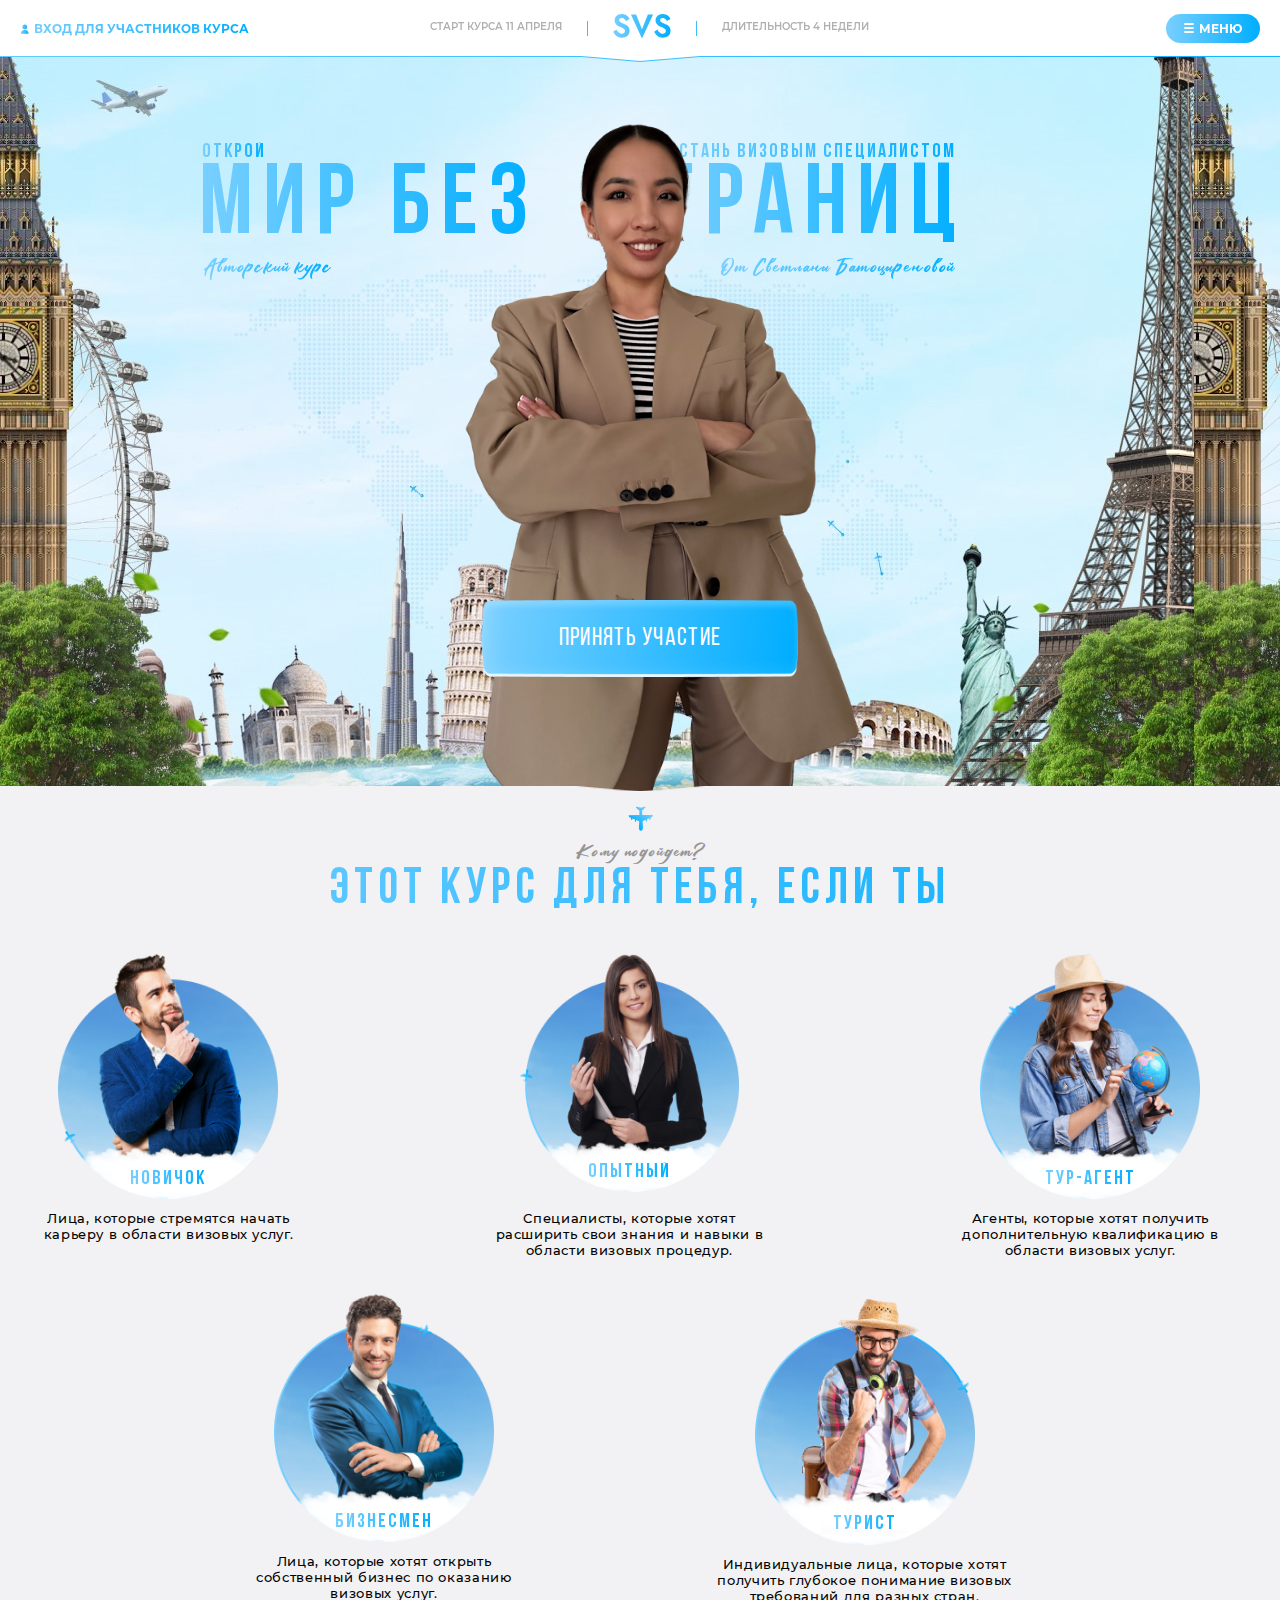
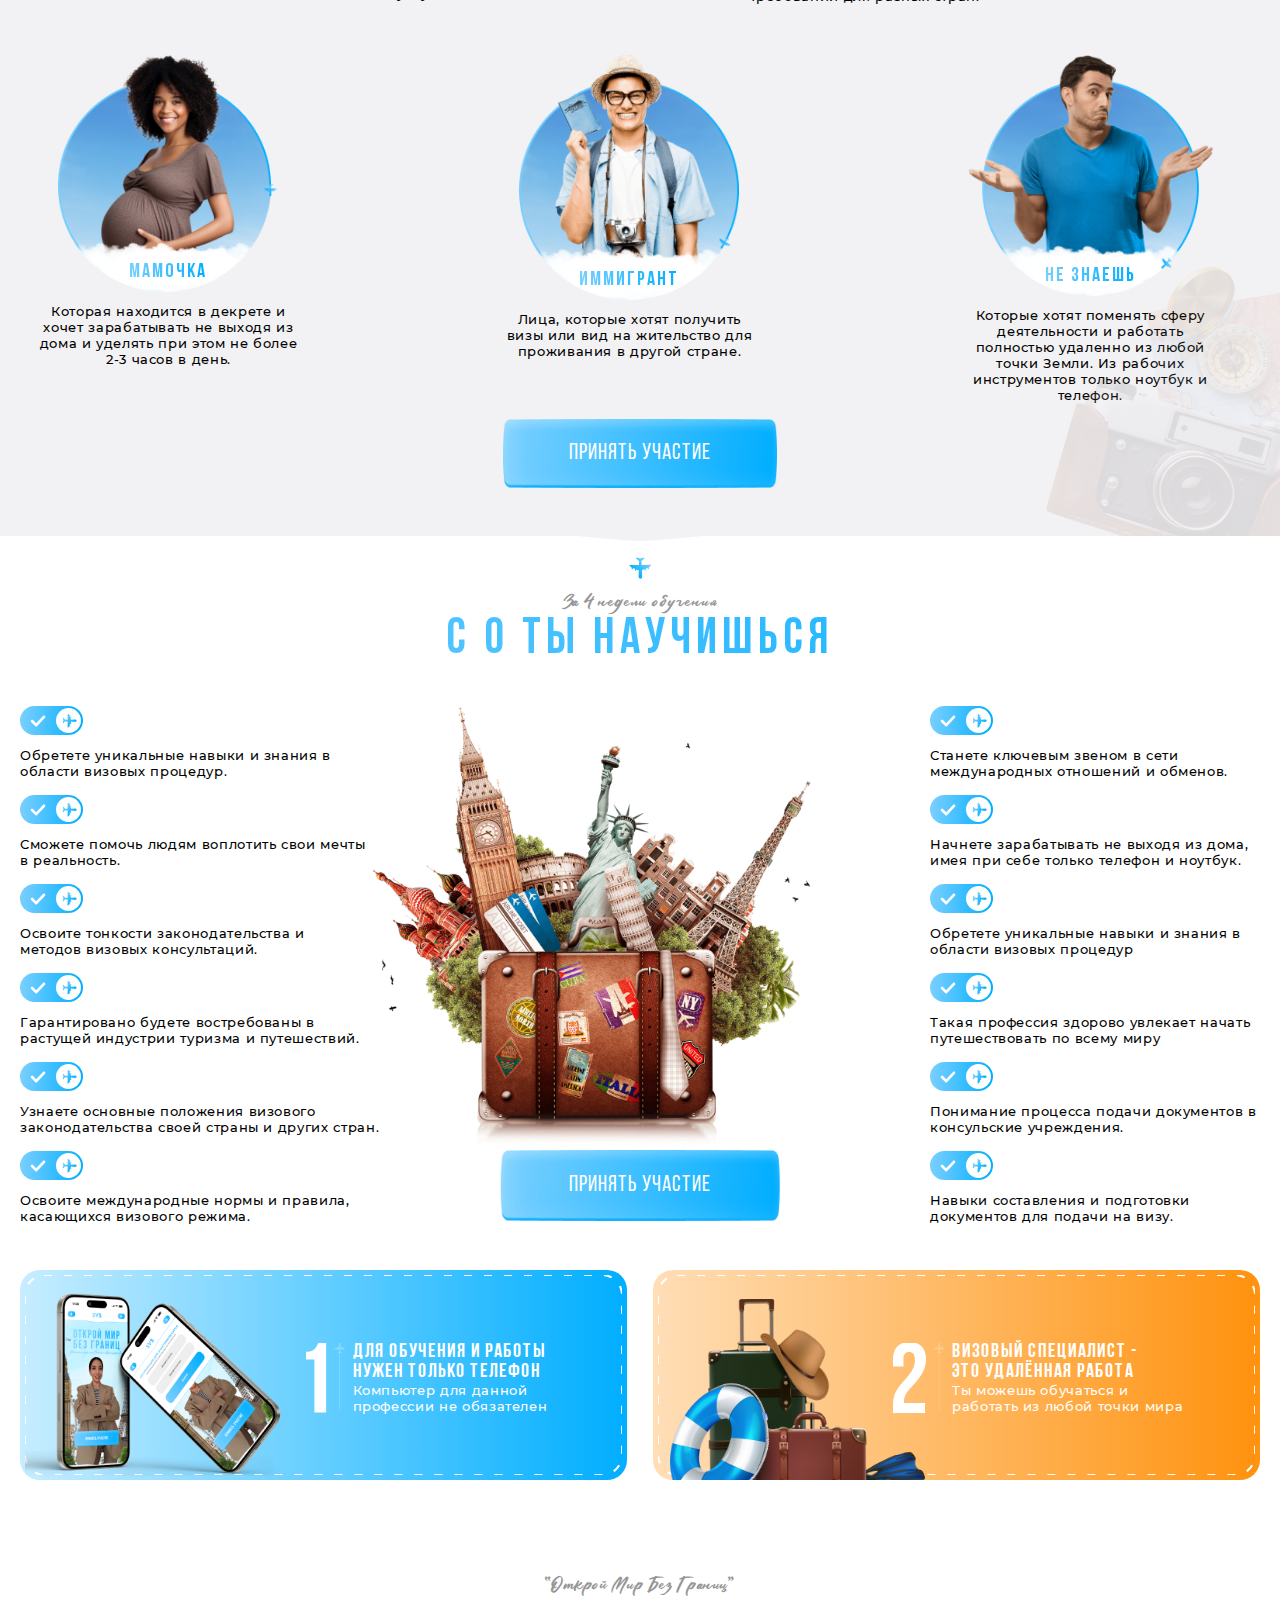
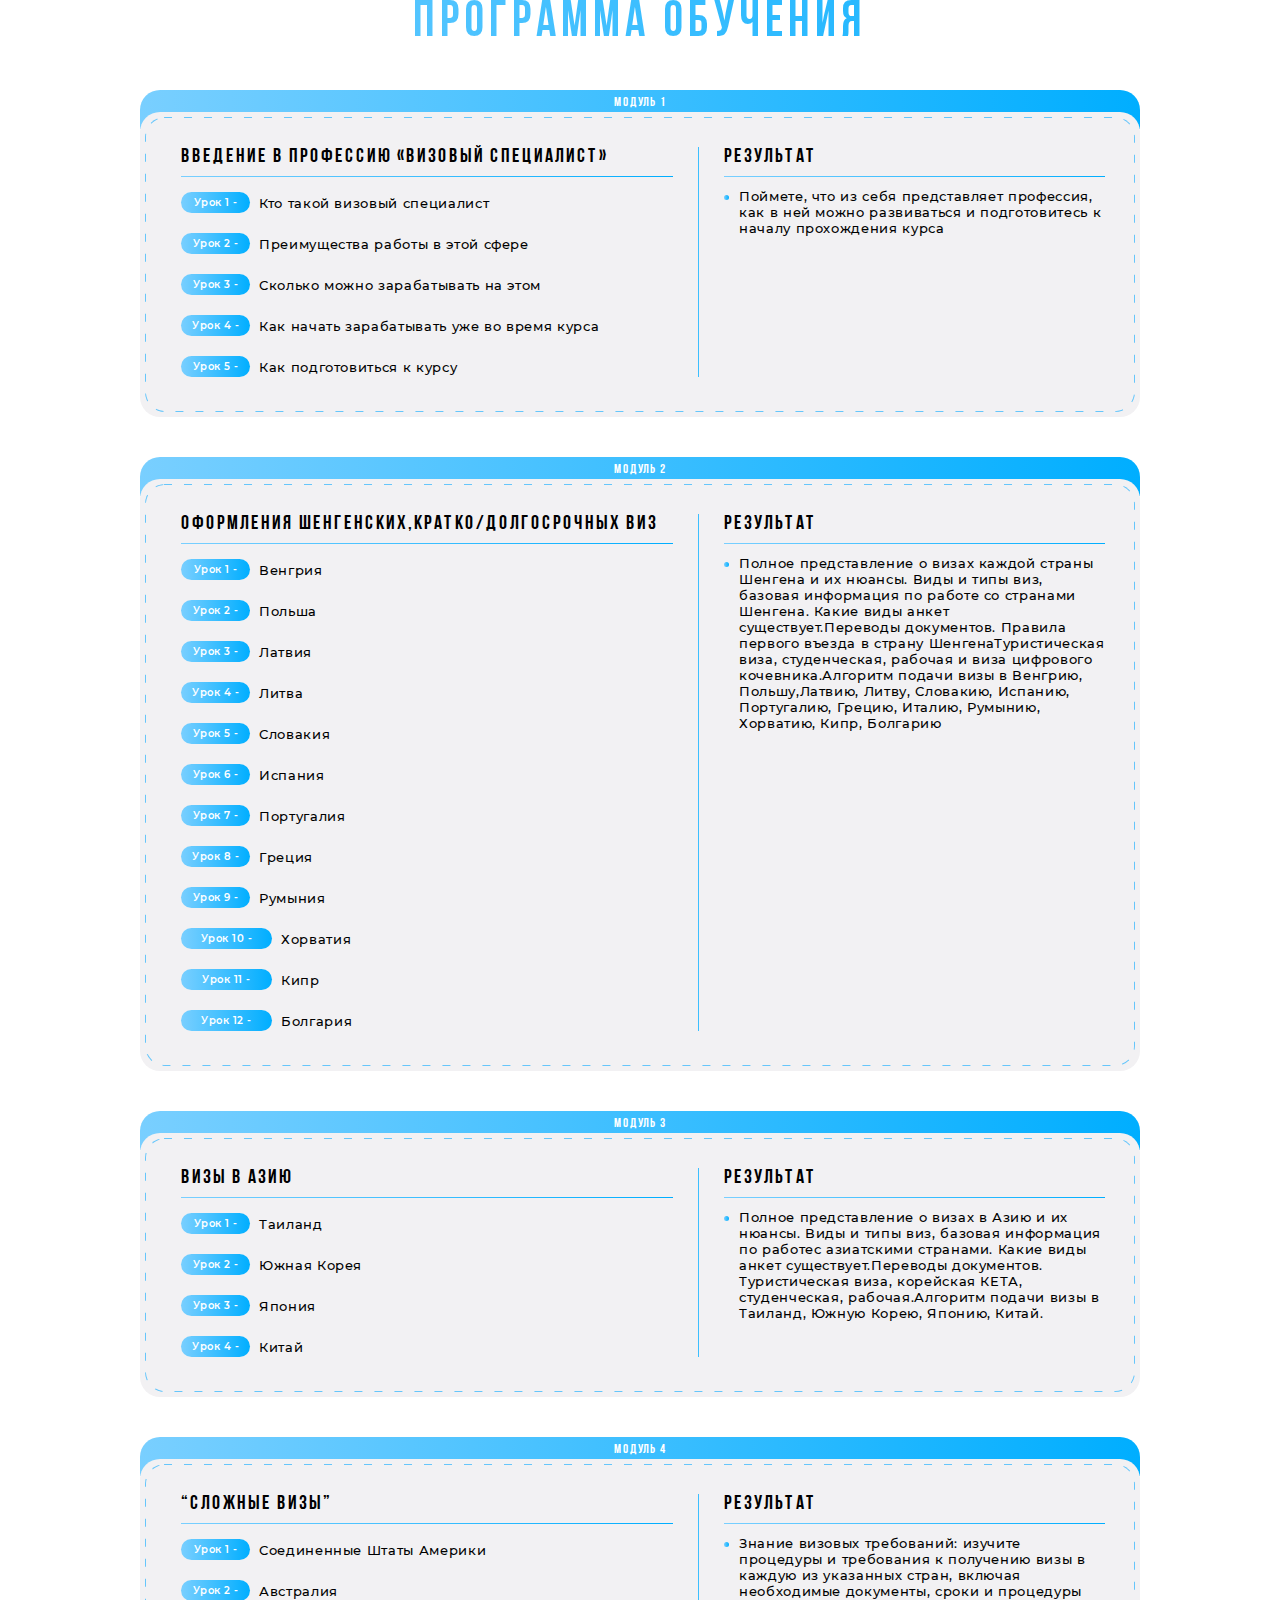
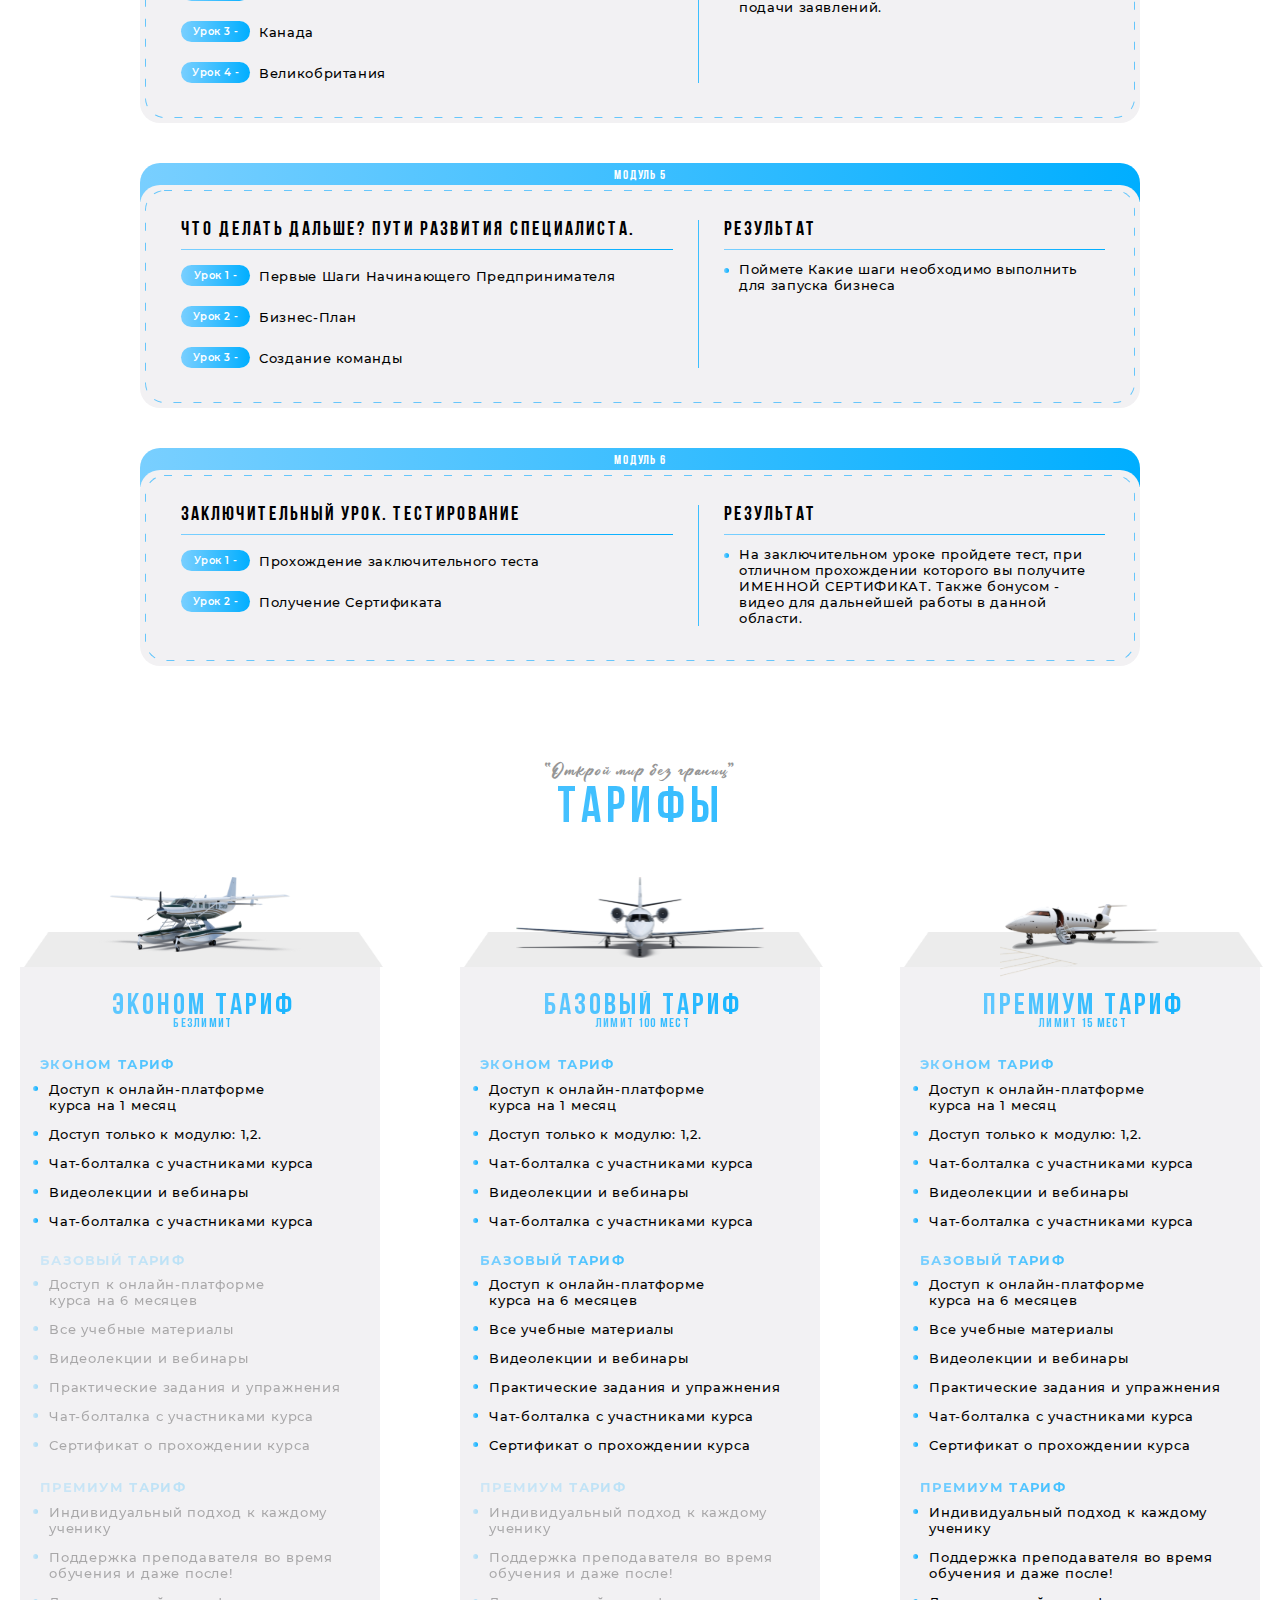
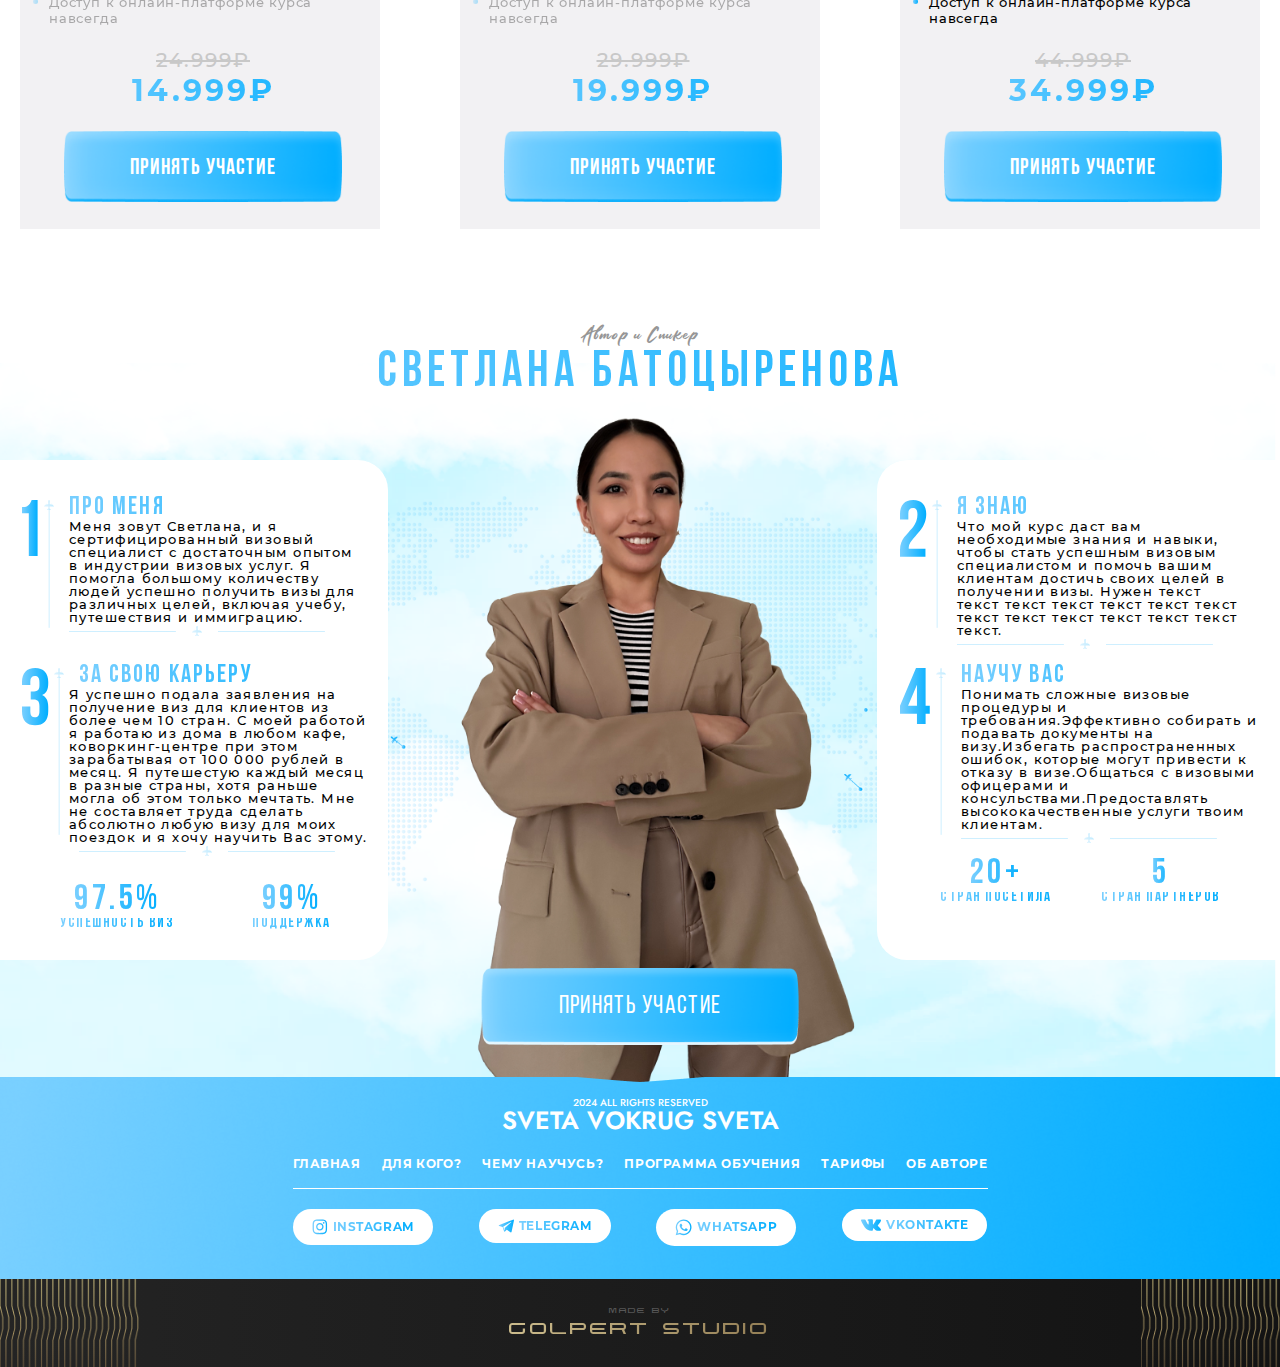
<file: index.html>
<!DOCTYPE html>
<html lang="ru">
  <head>
    <meta charset="UTF-8" />

    <meta http-equiv="X-UA-Compatible" content="IE=edge" />

    <meta name="viewport" content="width=device-width, initial-scale=1.0" />
    
    <meta name="viewport" content="width=device-width, initial-scale=1, maximum-scale=1">

    <title>SVS</title>

    
  

    <link rel="stylesheet" href="css/reset.css" />
    <link href="fonts/Bebas/stylesheet.css" rel="stylesheet" />
    <link href="fonts/Montserrat/stylesheet.css" rel="stylesheet" />
    <link href="https://fonts.googleapis.com/css2?family=Jost:ital,wght@0,100..900;1,100..900&display=swap" rel="stylesheet">
    <link rel="stylesheet" href="css/style.css" />

    <link
    rel="stylesheet"
    href="https://cdn.jsdelivr.net/npm/swiper@11/swiper-bundle.min.css"
     />

  </head>
  <body>


    <menu class="header__menu">
      <img src="img/header__menu-back.svg" alt="" class="header__menu-back">
      <div class="container">
        
        <nav class="footer__nav">
          <ul class="footer__nav-list">
            <li class="footer__nav-item"><a href="#welcome" class="footer__nav-link">ГЛАВНАЯ</a></li>
            <li class="footer__nav-item"><a href="#for" class="footer__nav-link">ДЛЯ КОГО?</a></li>
            <li class="footer__nav-item"><a href="#learn" class="footer__nav-link">ЧЕМУ НАУЧУСЬ?</a></li>
            <li class="footer__nav-item"><a href="#program" class="footer__nav-link">ПРОГРАММА ОБУЧЕНИЯ</a></li>
            <li class="footer__nav-item"><a href="#tariffs" class="footer__nav-link">ТАРИФЫ</a></li>
            <li class="footer__nav-item"><a href="#about" class="footer__nav-link">ОБ АВТОРЕ</a></li>
          </ul>
        </nav>

        <p class="footer__top-line"></p>
      
        <ul class="footer__soc-list">
          <li class="footer__soc-item"><a href="#" class="footer__soc-link">
            <svg class="footer__soc-img" width="16" height="16" viewBox="0 0 16 16" fill="none" xmlns="http://www.w3.org/2000/svg">
              <path d="M7.83489 1.7172C9.76913 1.7172 9.99853 1.72463 10.7628 1.76054C12.726 1.85218 13.643 2.80756 13.7324 4.80625C13.7674 5.5895 13.774 5.82479 13.774 7.80862C13.774 9.79307 13.7668 10.0277 13.7324 10.811C13.6424 12.8078 12.7278 13.7651 10.7628 13.8567C9.99853 13.8926 9.77034 13.9 7.83489 13.9C5.90066 13.9 5.67126 13.8926 4.90759 13.8567C2.93955 13.7644 2.02737 12.8047 1.93802 10.8104C1.90301 10.0271 1.89576 9.79245 1.89576 7.808C1.89576 5.82417 1.90361 5.5895 1.93802 4.80563C2.02797 2.80756 2.94256 1.85156 4.90759 1.75992C5.67186 1.72463 5.90066 1.7172 7.83489 1.7172ZM7.83489 0.37793C5.86746 0.37793 5.62115 0.386598 4.84842 0.42251C2.21753 0.546345 0.755384 2.0435 0.634646 4.74433C0.599028 5.53749 0.590576 5.79012 0.590576 7.808C0.590576 9.82588 0.599028 10.0791 0.634042 10.8717C0.754781 13.57 2.21451 15.0697 4.84782 15.1935C5.62115 15.2294 5.86746 15.2381 7.83489 15.2381C9.80233 15.2381 10.0492 15.2294 10.822 15.1935C13.4504 15.0697 14.9162 13.5725 15.0351 10.8717C15.0708 10.0791 15.0792 9.82588 15.0792 7.808C15.0792 5.79012 15.0708 5.53749 15.0357 4.74495C14.9174 2.04908 13.4559 0.546964 10.8226 0.423129C10.0492 0.386598 9.80233 0.37793 7.83489 0.37793ZM7.83489 3.99266C5.78053 3.99266 4.11494 5.70096 4.11494 7.808C4.11494 9.91504 5.78053 11.624 7.83489 11.624C9.88926 11.624 11.5549 9.91566 11.5549 7.808C11.5549 5.70096 9.88926 3.99266 7.83489 3.99266ZM7.83489 10.2847C6.50134 10.2847 5.42012 9.17637 5.42012 7.808C5.42012 6.44025 6.50134 5.33131 7.83489 5.33131C9.16845 5.33131 10.2497 6.44025 10.2497 7.808C10.2497 9.17637 9.16845 10.2847 7.83489 10.2847ZM11.7022 2.95059C11.2216 2.95059 10.8322 3.34996 10.8322 3.8422C10.8322 4.33444 11.2216 4.73381 11.7022 4.73381C12.1821 4.73381 12.5709 4.33444 12.5709 3.8422C12.5709 3.34996 12.1821 2.95059 11.7022 2.95059Z" fill="#fff"/>
              <defs>
              <linearGradient id="paint0_linear_238_10784" x1="0.590576" y1="9.74628" x2="15.0685" y2="10.1404" gradientUnits="userSpaceOnUse">
              <stop stop-color="#79CFFF"/>
              <stop offset="1" stop-color="#00AEFF"/>
              </linearGradient>
              </defs>
            </svg>  
            <span class="footer__soc-text">
              INSTAGRAM
            </span>
   
          </a></li>
          <li class="footer__soc-item"><a href="#" class="footer__soc-link">
            <svg width="16" height="14" viewBox="0 0 16 14" fill="none" xmlns="http://www.w3.org/2000/svg">
              <path d="M14.9995 0.666112L1.4162 5.91611C0.499531 6.24944 0.499531 6.83278 1.24953 6.99944L4.6662 8.08278L5.99953 12.0828C6.1662 12.4994 6.08286 12.6661 6.49953 12.6661C6.83286 12.6661 6.99953 12.4994 7.1662 12.3328C7.24953 12.2494 7.99953 11.4994 8.83286 10.6661L12.3329 13.2494C12.9995 13.5828 13.4162 13.4161 13.5829 12.6661L15.9162 1.74944C16.1662 0.832778 15.5829 0.332778 14.9995 0.666112ZM13.2495 3.16611L6.74953 9.08278L6.49953 11.8328L5.1662 7.83278L12.8329 2.99944C13.1662 2.74944 13.4995 2.91611 13.2495 3.16611Z" fill="#fff"/>
              <defs>
              <linearGradient id="paint0_linear_238_10781" x1="0.706299" y1="8.664" x2="15.9589" y2="9.16995" gradientUnits="userSpaceOnUse">
              <stop stop-color="#79CFFF"/>
              <stop offset="1" stop-color="#00AEFF"/>
              </linearGradient>
              </defs>
            </svg>           
            <span class="footer__soc-text">TELEGRAM</span>
          </a></li>
          <li class="footer__soc-item"><a href="#" class="footer__soc-link">
            <svg width="17" height="17" viewBox="0 0 17 17" fill="none" xmlns="http://www.w3.org/2000/svg">
              <path d="M0.666992 16.3333L1.78526 12.2675C1.09521 11.0773 0.732616 9.72819 0.733279 8.34476C0.735268 4.01962 4.27168 0.5 8.6168 0.5C10.7254 0.50066 12.7047 1.31806 14.1935 2.80111C15.6817 4.28417 16.501 6.25542 16.5003 8.35201C16.4983 12.6778 12.9619 16.1974 8.6168 16.1974C7.29769 16.1968 5.9978 15.8676 4.84639 15.2422L0.666992 16.3333ZM5.03995 13.8218C6.15092 14.4782 7.21152 14.8714 8.61415 14.872C12.2255 14.872 15.1673 11.9468 15.1693 8.35069C15.1706 4.74729 12.2427 1.82604 8.61945 1.82472C5.00548 1.82472 2.06565 4.74993 2.06432 8.34542C2.06366 9.8133 2.49585 10.9124 3.2217 12.0623L2.55949 14.469L5.03995 13.8218ZM12.5881 10.217C12.539 10.1352 12.4078 10.0864 12.2102 9.98812C12.0134 9.88983 11.0449 9.41549 10.8639 9.35017C10.6836 9.28486 10.5524 9.25187 10.4205 9.44847C10.2892 9.64441 9.91139 10.0864 9.79671 10.217C9.68204 10.3477 9.5667 10.3642 9.36982 10.2659C9.17295 10.1676 8.53792 9.96108 7.78556 9.29278C7.20025 8.77292 6.80451 8.13101 6.68984 7.93441C6.57516 7.73847 6.6779 7.63226 6.77601 7.53462C6.86483 7.44688 6.97288 7.30569 7.07165 7.1909C7.17174 7.07743 7.20422 6.99563 7.27051 6.86434C7.33614 6.73372 7.30366 6.61892 7.25394 6.52063C7.20422 6.42299 6.81048 5.45781 6.64675 5.06528C6.48634 4.6833 6.32393 4.73476 6.20329 4.72882L5.82545 4.72222C5.6942 4.72222 5.48076 4.77104 5.30046 4.96764C5.12016 5.16424 4.61107 5.63792 4.61107 6.60309C4.61107 7.56826 5.31703 8.50045 5.41514 8.63108C5.5139 8.7617 6.80385 10.7422 8.77987 11.5913C9.24984 11.7931 9.61707 11.9139 9.90277 12.0042C10.3747 12.1533 10.8043 12.1322 11.1437 12.0821C11.5222 12.026 12.309 11.6077 12.4734 11.1499C12.6378 10.6914 12.6378 10.2989 12.5881 10.217Z" fill="#fff"/>
              <defs>
              <linearGradient id="paint0_linear_238_10787" x1="0.666992" y1="10.4819" x2="16.488" y2="10.9236" gradientUnits="userSpaceOnUse">
              <stop stop-color="#79CFFF"/>
              <stop offset="1" stop-color="#00AEFF"/>
              </linearGradient>
              </defs>
            </svg>               
            <span class="footer__soc-text">       WHATSAPP</span>
          </a></li>
          <li class="footer__soc-item"><a href="#" class="footer__soc-link">
            <svg width="20" height="12" viewBox="0 0 20 12" fill="none" xmlns="http://www.w3.org/2000/svg">
              <path d="M19.1302 9.23666C18.6948 8.71395 18.1999 8.24547 17.7214 7.7924C17.5512 7.63127 17.3753 7.46468 17.2057 7.29904C16.7187 6.82296 16.701 6.6441 17.0865 6.10333C17.3532 5.73058 17.636 5.35734 17.9095 4.99637C18.1576 4.66888 18.4141 4.3302 18.66 3.99043L18.7105 3.92057C19.1804 3.27036 19.6664 2.59803 19.925 1.78697C19.9922 1.57298 20.0627 1.25809 19.9014 0.994786C19.7403 0.731698 19.4277 0.651434 19.2066 0.613945C19.0972 0.595393 18.9886 0.592861 18.8878 0.592861L15.8104 0.590659L15.785 0.590439C15.3197 0.590439 15.0061 0.809705 14.8264 1.26085C14.6549 1.69189 14.4664 2.15091 14.2514 2.58735C13.8235 3.45644 13.28 4.45743 12.4936 5.29227L12.4604 5.32778C12.3675 5.42758 12.2623 5.5406 12.1854 5.5406C12.1736 5.5406 12.1608 5.53835 12.1463 5.53378C11.9834 5.4703 11.874 5.07598 11.879 4.89255C11.8791 4.89001 11.8791 4.88748 11.8791 4.88495L11.877 1.32812C11.877 1.31579 11.8761 1.30357 11.8745 1.29134C11.7962 0.713146 11.6228 0.353224 10.9676 0.224901C10.9502 0.221433 10.9324 0.219727 10.9147 0.219727H7.71479C7.19346 0.219727 6.90621 0.431617 6.63618 0.748765C6.5633 0.833543 6.41158 1.01004 6.48678 1.22413C6.56308 1.44141 6.81075 1.48788 6.8914 1.50296C7.29173 1.57915 7.51738 1.82402 7.58129 2.25187C7.69288 2.99484 7.70659 3.78784 7.62445 4.74754C7.60155 5.01426 7.55625 5.22026 7.4816 5.39626C7.46426 5.43733 7.40277 5.57138 7.34006 5.57143C7.32013 5.57143 7.2625 5.56361 7.15751 5.49128C6.90929 5.32123 6.72768 5.07856 6.51595 4.77881C5.79567 3.76087 5.19116 2.63948 4.66762 1.34981C4.47346 0.875051 4.11084 0.609266 3.6461 0.601449C3.13545 0.593686 2.67247 0.589943 2.23091 0.589943C1.74845 0.589943 1.30116 0.594402 0.864385 0.603486C0.49048 0.610092 0.231852 0.722175 0.0957664 0.936873C-0.0405393 1.15174 -0.0316761 1.43398 0.122136 1.77563C1.3534 4.51292 2.46978 6.50317 3.742 8.22912C4.63344 9.43682 5.52757 10.2728 6.55559 10.8597C7.63866 11.4793 8.85242 11.7805 10.2661 11.7805C10.4264 11.7805 10.5921 11.7766 10.7592 11.7688C11.5806 11.7288 11.8854 11.4314 11.9239 10.6316C11.9423 10.2228 11.987 9.79416 12.1879 9.42856C12.3147 9.19823 12.433 9.19823 12.4718 9.19823C12.5467 9.19823 12.6395 9.23269 12.7392 9.29727C12.918 9.41398 13.0713 9.57032 13.197 9.7069C13.3153 9.83666 13.4323 9.96773 13.5494 10.0989C13.8021 10.3819 14.0634 10.6745 14.3363 10.952C14.9337 11.5598 15.5918 11.8271 16.3477 11.7691H19.1692C19.1752 11.7691 19.1813 11.7689 19.1873 11.7685C19.4684 11.7499 19.7119 11.594 19.8553 11.3406C20.033 11.0268 20.0294 10.6264 19.8457 10.2694C19.6374 9.86561 19.3671 9.52066 19.1302 9.23666Z" fill="#fff"/>
              <defs>
              <linearGradient id="paint0_linear_238_10795" x1="-0.000244286" y1="7.50804" x2="19.9532" y2="8.47171" gradientUnits="userSpaceOnUse">
              <stop stop-color="#79CFFF"/>
              <stop offset="1" stop-color="#00AEFF"/>
              </linearGradient>
              </defs>
            </svg>
            <span class="footer__soc-text">VKONTAKTE</span>
          </a></li>
     
        </ul>

      </div>
    </menu>

    <div class="popup__note">
      <div class="container">
        <div class="popup__note-inner">

          <h4 class="popup__auth-title">ЗАПИСЬ НА КУРС</h4>
          <h6 class="popup__auth-subtitle">ОСТАВЬТЕ СВОИ КОНТАКТЫ, МЫ С ВАМИ СВЯЖЕМСЯ</h6>
          <form class="popup__auth-form">
            <label for="name"></label>
            <input class="popup__auth-input" type="text" id="name" name="name" placeholder="ВВЕДИТЕ Ф.И.О"/>
            <label for="tel"></label>
            <input class="popup__auth-input" type="tel" id="tel" name="tel"  placeholder="ВАШ НОМЕР ТЕЛЕФОНА"/>
            <label for="inst"></label>
            <input class="popup__auth-input" type="text" id="inst" name="inst"  placeholder="ССЫЛКА НА INSTAGRAM"/>
  
            <button type="button" class="popup__auth-btn">ОТПРАВИТЬ ЗАЯВКУ</button>
          </form>
          <div class="popup__note-secure">
            <svg width="13" height="17" viewBox="0 0 13 17" fill="none" xmlns="http://www.w3.org/2000/svg">
              <path d="M6.50033 0.583496C4.3177 0.583496 2.54199 2.3592 2.54199 4.54183V6.91683H1.75033C1.3304 6.91683 0.927672 7.08364 0.63074 7.38058C0.333807 7.67751 0.166992 8.08024 0.166992 8.50016V14.8335C0.166992 15.2534 0.333807 15.6561 0.63074 15.9531C0.927672 16.25 1.3304 16.4168 1.75033 16.4168H11.2503C11.6703 16.4168 12.073 16.25 12.3699 15.9531C12.6668 15.6561 12.8337 15.2534 12.8337 14.8335V8.50016C12.8337 8.08024 12.6668 7.67751 12.3699 7.38058C12.073 7.08364 11.6703 6.91683 11.2503 6.91683H10.4587V4.54183C10.4587 2.3592 8.68295 0.583496 6.50033 0.583496ZM4.12533 4.54183C4.12533 3.23241 5.19091 2.16683 6.50033 2.16683C7.80974 2.16683 8.87533 3.23241 8.87533 4.54183V6.91683H4.12533V4.54183ZM7.29199 13.0309V14.8335H5.70866V13.0309C5.43188 12.8724 5.20964 12.6337 5.07123 12.3464C4.93283 12.059 4.88476 11.7365 4.93337 11.4212C4.98198 11.106 5.12498 10.8129 5.34351 10.5806C5.56205 10.3483 5.84587 10.1877 6.15753 10.1199C6.38903 10.0687 6.62907 10.0702 6.85994 10.1241C7.09081 10.178 7.30663 10.2831 7.49148 10.4316C7.67633 10.58 7.8255 10.7681 7.928 10.9819C8.03049 11.1957 8.08368 11.4297 8.08366 11.6668C8.0832 11.9437 8.00979 12.2156 7.8708 12.455C7.73182 12.6945 7.53218 12.8931 7.29199 13.0309Z" fill="#B2B2B2"/>
            </svg>
            <span class="popup__secure-text">ВАШИ ДАННЫЕ В БЕЗОПАСНОСТИ И НЕ БУДУТ ПЕРЕДАНЫ ТРЕТИМ ЛИЦАМ</span>  
          </div>

        </div>
        <a class="popup__note-link">
          <svg width="10" height="11" viewBox="0 0 10 11" fill="none" xmlns="http://www.w3.org/2000/svg">
            <path d="M0.575758 4.4242L0.646469 4.49491L3.07576 6.9242L3.14647 6.99491L3.21718 6.9242L3.92418 6.2172L3.99489 6.14648L3.92418 6.07577L2.44839 4.59998H6.14997H6.24997C6.53231 4.59998 6.81189 4.6556 7.07274 4.76364C7.33359 4.87169 7.5706 5.03006 7.77025 5.22971C7.96989 5.42935 8.12826 5.66637 8.23631 5.92722C8.34436 6.18807 8.39997 6.46764 8.39997 6.74998C8.39997 7.03233 8.34436 7.3119 8.23631 7.57275C8.12826 7.8336 7.96989 8.07062 7.77025 8.27026C7.5706 8.46991 7.33359 8.62828 7.07274 8.73633C6.81189 8.84437 6.53231 8.89999 6.24997 8.89999H6.14997H3.59997H3.49997H3.39997V8.90837C3.27794 8.929 3.16437 8.98705 3.0757 9.07572C2.96318 9.18824 2.89997 9.34086 2.89997 9.49999C2.89997 9.65912 2.96318 9.81173 3.0757 9.92425C3.16437 10.0129 3.27794 10.071 3.39997 10.0916V10.1H3.49997H3.59997H6.14997H6.24997H6.34997V10.0985C7.20217 10.0731 8.01414 9.72343 8.61878 9.11879C9.22341 8.51415 9.57305 7.70219 9.59848 6.84998H9.59997V6.74998V6.64998H9.59848C9.57305 5.79778 9.22341 4.98581 8.61878 4.38118C8.01414 3.77654 7.20217 3.4269 6.34997 3.40148V3.39998H6.24997H6.14997H2.44839L3.92418 1.9242L3.99489 1.85348L3.92418 1.78277L3.21718 1.07577L3.14647 1.00506L3.07576 1.07577L0.646469 3.50506L0.575758 3.57577L0.505047 3.64648L0.222258 3.92927L0.151547 3.99998L0.222258 4.0707L0.505047 4.35348L0.575758 4.4242Z" fill="#626262" stroke="#626262" stroke-width="0.2"/>
          </svg>
          ВЕРНУТЬСЯ НА ГЛАВНУЮ
        </a>
      </div>
    </div>

    <div class="popup__auth">
      <img src="img/header__menu-back.svg" alt="" class="header__menu-back">
      <div class="container">
        <h4 class="popup__auth-title">АВТОРИЗАЦИЯ ДЛЯ УЧАСТНИКОВ КУРСА</h4>
        <h6 class="popup__auth-subtitle">АВТОРИЗИРУЙТЕСЬ ДЛЯ ВХОДА НА ПЛАТФОРМУ</h6>
        <form class="popup__auth-form">
          <label for="username"></label>
          <input class="popup__auth-input" type="text" id="login" name="username" placeholder="ВВЕДИТЕ ЛОГИН"/>
          <label for="pass"></label>
          <input class="popup__auth-input" type="password" id="pass" name="password" required placeholder="ВВЕДИТЕ ПАРОЛЬ"/>

          <button type="button" class="popup__auth-btn">ВОЙТИ</button>
        </form>
      </div>
    </div>


    <header class="header">
      <div class="container">
        <div class="header__inner">
          <button class="header__btn-auth">
            <svg class="header_btn-img" width="9" height="10" viewBox="0 0 9 10" fill="none" xmlns="http://www.w3.org/2000/svg">
              <path d="M4.79019 5.55415C6.16519 5.55415 7.27283 4.44651 7.27283 3.07151C7.27283 1.69651 6.16519 0.588867 4.79019 0.588867C3.43429 0.588867 2.30755 1.69651 2.30755 3.07151C2.30755 4.44651 3.41519 5.55415 4.79019 5.55415ZM4.80929 5.8788C0.684289 5.82151 0.932553 9.67914 0.932553 9.67914H8.62873C8.62873 9.67914 8.68603 5.93609 4.80929 5.8788Z" fill="url(#paint0_linear_2004_738)"/>
              <defs>
              <linearGradient id="paint0_linear_2004_738" x1="0.929687" y1="6.3197" x2="8.62448" y2="6.50164" gradientUnits="userSpaceOnUse">
              <stop stop-color="#79CFFF"/>
              <stop offset="1" stop-color="#00AEFF"/>
              </linearGradient>
              </defs>
            </svg>  
            <span>ВХОД ДЛЯ УЧАСТНИКОВ КУРСА</span>
          </button>
          <ul class="header__list">
            <li class="header__item">
              <span class="header__item-text">СТАРТ КУРСА 11 АПРЕЛЯ</span>
            </li>
            <li class="header__item">
              <p class="header__item-line"></p>
            </li>
            <li class="header__item">
              <a class="header__item-link">
                <img src="img/header__logo.svg" alt="" class="header__item-logo">
              </a>
            </li>
            <li class="header__item">
              <p class="header__item-line"></p>
            </li>
            <li class="header__item">
              <span class="header__item-text">ДЛИТЕЛЬНОСТЬ 4 НЕДЕЛИ</span>
            </li>
          </ul>
          <button class="header__menu-btn">
            <svg class="header__menu-close" width="10" height="10" viewBox="0 0 10 10" fill="none" xmlns="http://www.w3.org/2000/svg">
              <path d="M1 9L9 1M1 1L9 9" stroke="white" stroke-width="1.83333" stroke-linecap="round" stroke-linejoin="round"/>
            </svg>
            <svg class="header__menu-open" width="10" height="10" viewBox="0 0 10 10" fill="none" xmlns="http://www.w3.org/2000/svg">
              <path d="M1 1H9M1 5H9M1 9H9" stroke="white" stroke-width="1.83333" stroke-linecap="round" stroke-linejoin="round"/>
            </svg>
            
              
            <span>МЕНЮ</span>  
          </button>
        </div>

      </div>

    

    </header>

    <main class="main">

      <section class="welcome" id="welcome">
        <img src="img/author.png" alt="" class="welcome__back-img">
        <div class="container">
          <h2 class="welcome__mobile-title mobile">ОТКРОЙ МИР БЕЗ ГРАНИЦ</h2>
          <div class="welcome__inner-toptitles">
            <h4 class="welcome__toptitle">Открой</h4>
            <h4 class="welcome__toptitle">СТАНЬ ВИЗОВЫМ СПЕЦИАЛИСТОМ</h4>
          </div>
          <div class="welcome__inner-titles">
            <h1 class="welcome__title">МИР БЕЗ</h1>
            <h1 class="welcome__title">ГРАНИЦ</h1>
          </div>
          <div class="welcome__inner-subtitles">
            <h4 class="welcome__subtitle">Авторский курс</h4>
            <h4 class="welcome__subtitle">От Светланы Батоцыреновой</h4>
          </div>

          <button class="welcome__btn popup__note-btn">
            
            <p>
              ПРИНЯТЬ УЧАСТИЕ
            </p>

            
          </button>

        </div>
      </section>

      <section class="for" id="for">
        <div class="container">

          <img src="img/title-img.svg" alt="" class="for__title-img">
          <h4 class="for__toptitle">Кому подойдет?</h4>
          <h2 class="for__title">ЭТОТ КУРС ДЛЯ ТЕБЯ, ЕСЛИ ТЫ</h2>

          <ul class="for__list">
            <li class="for__item">
              <div class="for__item-box">
                <img src="img/for__item-1.png" alt="" class="for__item-img">
                <h5 class="for__item-title">НОВИЧОК</h5>
              </div>
              <span class="for__item-text">Лица, которые стремятся начать карьеру в области визовых услуг.</span>
            </li>
            <li class="for__item">
              <div class="for__item-box">
                <img src="img/for__item-2.png" alt="" class="for__item-img">
                <h5 class="for__item-title">ОПЫТНЫЙ</h5>
              </div>
              <span class="for__item-text">Специалисты, которые хотят расширить свои знания и навыки в области визовых процедур.</span>
            </li>
            <li class="for__item">
              <div class="for__item-box">
                <img src="img/for__item-3.png" alt="" class="for__item-img">
                <h5 class="for__item-title">ТУР-АГЕНТ</h5>
              </div>
              <span class="for__item-text">Агенты, которые хотят получить дополнительную квалификацию в области визовых услуг.</span>
            </li>
            <li class="for__item">
              <div class="for__item-box">
                <img src="img/for__item-4.png" alt="" class="for__item-img">
                <h5 class="for__item-title">БИЗНЕСМЕН</h5>
              </div>
              <span class="for__item-text">Лица, которые хотят открыть собственный бизнес по оказанию визовых услуг.</span>
            </li>
            <li class="for__item">
              <div class="for__item-box">
                <img src="img/for__item-5.png" alt="" class="for__item-img">
                <h5 class="for__item-title">ТУРИСТ</h5>
              </div>
              <span class="for__item-text">Индивидуальные лица, которые хотят получить глубокое понимание визовых требований для разных стран.</span>
            </li>
            <li class="for__item">
              <div class="for__item-box">
                <img src="img/for__item-6.png" alt="" class="for__item-img">
                <h5 class="for__item-title">МАМОЧКА</h5>
              </div>
              <span class="for__item-text">Которая находится в декрете и хочет зарабатывать не выходя из дома и уделять при этом не более 2-3 часов в день.</span>
            </li>
            <li class="for__item">
              <div class="for__item-box">
                <img src="img/for__item-7.png" alt="" class="for__item-img">
                <h5 class="for__item-title">ИММИГРАНТ</h5>
              </div>
              <span class="for__item-text">Лица, которые хотят получить визы или вид на жительство для проживания в другой стране.</span>
            </li>
            <li class="for__item">
              <div class="for__item-box">
                <img src="img/for__item-8.png" alt="" class="for__item-img">
                <h5 class="for__item-title">НЕ ЗНАЕШЬ</h5>
              </div>
              <span class="for__item-text">Которые хотят поменять сферу деятельности и работать полностью удаленно из любой точки Земли. Из рабочих инструментов только ноутбук и телефон.</span>
            </li>
          </ul>

          <button class="for__btn popup__note-btn">
            
            <p>
              ПРИНЯТЬ УЧАСТИЕ
            </p>

            <!-- <img src="img/for__btn-back.png" alt="" class="for__btn-back"> -->
          </button>
        </div>
      </section>

      <section class="learn" id="learn">
        <div class="container">

          <img src="img/title-img.svg" alt="" class="for__title-img">
          <h4 class="for__toptitle">За 4 недели обучения</h4>
          <h2 class="for__title">С 0 ТЫ НАУЧИШЬСЯ</h2>

          <img src="img/learn__inner.png" alt="" class="learn__inner-img mobile">

          <div class="learn__inner">
            <ul class="learn__list">
              <li class="learn__item">
                <img src="img/learn-checkbox.svg" alt="" class="learn__item-img">
                <span class="learn__item-text">Обретете уникальные навыки и знания в области визовых процедур.</span>
              </li>
              <li class="learn__item">
                <img src="img/learn-checkbox.svg" alt="" class="learn__item-img">
                <span class="learn__item-text">Сможете помочь людям воплотить свои мечты в реальность.</span>
              </li>
              <li class="learn__item">
                <img src="img/learn-checkbox.svg" alt="" class="learn__item-img">
                <span class="learn__item-text">Освоите тонкости законодательства и методов визовых консультаций.</span>
              </li>
              <li class="learn__item">
                <img src="img/learn-checkbox.svg" alt="" class="learn__item-img">
                <span class="learn__item-text">Гарантировано будете востребованы в растущей индустрии туризма и путешествий.</span>
              </li>
              <li class="learn__item">
                <img src="img/learn-checkbox.svg" alt="" class="learn__item-img">
                <span class="learn__item-text">Узнаете основные положения визового законодательства своей страны и других стран.</span>
              </li>
              <li class="learn__item">
                <img src="img/learn-checkbox.svg" alt="" class="learn__item-img">
                <span class="learn__item-text">Освоите международные нормы и правила, касающихся визового режима.</span>
              </li>
            </ul>

            <img src="img/learn__inner.png" alt="" class="learn__inner-img">

            <button class="for__btn learn__inner-btn popup__note-btn">
            
              <p>
                ПРИНЯТЬ УЧАСТИЕ
              </p>
  
              <!-- <img src="img/for__btn-back.png" alt="" class="for__btn-back"> -->
            </button>

            <ul class="learn__list">
              <li class="learn__item">
                <img src="img/learn-checkbox.svg" alt="" class="learn__item-img">
                <span class="learn__item-text">Станете ключевым звеном в сети международных отношений и обменов.</span>
              </li>
              <li class="learn__item">
                <img src="img/learn-checkbox.svg" alt="" class="learn__item-img">
                <span class="learn__item-text">Начнете зарабатывать не выходя из дома, имея при себе только телефон и ноутбук. </span>
              </li>
              <li class="learn__item">
                <img src="img/learn-checkbox.svg" alt="" class="learn__item-img">
                <span class="learn__item-text">Обретете уникальные навыки и знания в области визовых процедур</span>
              </li>
              <li class="learn__item">
                <img src="img/learn-checkbox.svg" alt="" class="learn__item-img">
                <span class="learn__item-text">Такая профессия здорово увлекает начать путешествовать по всему миру</span>
              </li>
              <li class="learn__item">
                <img src="img/learn-checkbox.svg" alt="" class="learn__item-img">
                <span class="learn__item-text">Понимание процесса подачи документов в консульские учреждения.</span>
              </li>
              <li class="learn__item">
                <img src="img/learn-checkbox.svg" alt="" class="learn__item-img">
                <span class="learn__item-text">Навыки составления и подготовки  документов для подачи на визу.</span>
              </li>
            </ul>
          </div>

          <div class="learn__inner">
            <div class="learn__inner-left">
              <div class="learn__border-box">
                <img src="img/learn__left.png" alt="" class="learn__left-img">
                <article class="learn__inner-article">
                  <img src="img/learn__article-1.svg" alt="" class="learn__article-img">
                  <img src="img/learn__article-icon.svg" alt="" class="learn__article-img">

                  <div class="learn__article-box">
                    <h4 class="learn__article-title">ДЛЯ ОБУЧЕНИЯ И РАБОТЫ НУЖЕН ТОЛЬКО ТЕЛЕФОН</h4>
                    <h6 class="learn__article-subtitle">Компьютер для данной профессии не обязателен</h6>
                  </div>
                </article>
              </div>
            </div>
            <div class="learn__inner-right"> 
              <div class="learn__border-box">
                <img src="img/learn__right.png" alt="" class="learn__right-img">
                <article class="learn__inner-article">
                  <img src="img/learn__article-2.svg" alt="" class="learn__article-img">
                  <img src="img/learn__article-icon.svg" alt="" class="learn__article-img">

                  <div class="learn__article-box">
                    <h4 class="learn__article-title">ВИЗОВЫЙ СПЕЦИАЛИСТ - ЭТО УДАЛЁННАЯ РАБОТА</h4>
                    <h6 class="learn__article-subtitle">Ты можешь обучаться и работать из любой точки мира</h6>
                  </div>
                </article>
              </div>
            </div>
          </div>

          <button class="for__btn popup__note-btn">
            
            <p>
              ПРИНЯТЬ УЧАСТИЕ
            </p>

            <!-- <img src="img/for__btn-back.png" alt="" class="for__btn-back"> -->
          </button>

        </div>
      </section>

      <section class="program" id="program">
        <div class="container">
          <h4 class="for__toptitle">“Открой Мир Без Границ”</h4>
          <h2 class="for__title">ПРОГРАММА ОБУЧЕНИЯ</h2>

          <ul class="program__list">
            <li class="program__item">

              <div class="program__item-inner">
                <h5 class="program__inner-title">МОДУЛЬ 1</h5>
              </div>

              <div class="program__item-inner">
                <div class="program__border-box">

                  <div class="program__item-descr">
                    <h4 class="program__item-title">Введение в профессию «Визовый специалист»</h4>

                    <p class="program__descr-line"></p>

                    <ul class="program__descr-list">
                      <article class="program__descr-item">
                        <span class="program__descr-lesson">Урок 1 -</span>
                        <span class="program__descr-name">Кто такой визовый специалист</span>
                      </article>
                      <article class="program__descr-item">
                        <span class="program__descr-lesson">Урок 2 -</span>
                        <span class="program__descr-name">Преимущества работы в этой сфере</span>
                      </article>
                      <article class="program__descr-item">
                        <span class="program__descr-lesson">Урок 3 -</span>
                        <span class="program__descr-name">Сколько можно зарабатывать на этом</span>
                      </article>
                      <article class="program__descr-item">
                        <span class="program__descr-lesson">Урок 4 -</span>
                        <span class="program__descr-name">Как начать зарабатывать уже во время курса</span>
                      </article>
                      <article class="program__descr-item">
                        <span class="program__descr-lesson">Урок 5 -</span>
                        <span class="program__descr-name">Как подготовиться к курсу</span>
                      </article>
                    </ul>

                  </div>
                  <span class="program__item-line">

                  </span>
                  <div class="program__item-content">

                    <h4 class="program__item-title">РЕЗУЛЬТАТ</h4>

                    <p class="program__descr-line"></p>
                    
                    <span class="program__content-item">Поймете, что из себя представляет профессия, как в ней можно развиваться и подготовитесь к началу прохождения курса</span>

                  </div>

                </div>
              </div>
            </li>
            <li class="program__item">

              <div class="program__item-inner">
                <h5 class="program__inner-title">МОДУЛЬ 2</h5>
              </div>

              <div class="program__item-inner">
                <div class="program__border-box">

                  <div class="program__item-descr">
                    <h4 class="program__item-title">оформления Шенгенских,Кратко/долгосрочныХ виз</h4>

                    <p class="program__descr-line"></p>

                    <ul class="program__descr-list">
                      <article class="program__descr-item">
                        <span class="program__descr-lesson">Урок 1 -</span>
                        <span class="program__descr-name">Венгрия</span>
                      </article>
                      <article class="program__descr-item">
                        <span class="program__descr-lesson">Урок 2 -</span>
                        <span class="program__descr-name">Польша</span>
                      </article>
                      <article class="program__descr-item">
                        <span class="program__descr-lesson">Урок 3 -</span>
                        <span class="program__descr-name">Латвия</span>
                      </article>
                      <article class="program__descr-item">
                        <span class="program__descr-lesson">Урок 4 -</span>
                        <span class="program__descr-name">Литва</span>
                      </article>
                      <article class="program__descr-item">
                        <span class="program__descr-lesson">Урок 5 -</span>
                        <span class="program__descr-name">Словакия</span>
                      </article>
                      <article class="program__descr-item">
                        <span class="program__descr-lesson">Урок 6 -</span>
                        <span class="program__descr-name">Испания</span>
                      </article>
                      <article class="program__descr-item">
                        <span class="program__descr-lesson">Урок 7 -</span>
                        <span class="program__descr-name">Португалия</span>
                      </article>
                      <article class="program__descr-item">
                        <span class="program__descr-lesson">Урок 8 -</span>
                        <span class="program__descr-name">Греция</span>
                      </article>
                      <article class="program__descr-item">
                        <span class="program__descr-lesson">Урок 9 -</span>
                        <span class="program__descr-name">Румыния</span>
                      </article>
                      <article class="program__descr-item">
                        <span class="program__descr-lesson">Урок 10 -</span>
                        <span class="program__descr-name">Хорватия</span>
                      </article>
                      <article class="program__descr-item">
                        <span class="program__descr-lesson">Урок 11 -</span>
                        <span class="program__descr-name">Кипр</span>
                      </article>
                      <article class="program__descr-item">
                        <span class="program__descr-lesson">Урок 12 -</span>
                        <span class="program__descr-name">Болгария</span>
                      </article>
                    </ul>

                  </div>
                  <p class="program__item-line">

                  </p>
                  <div class="program__item-content">

                    <h4 class="program__item-title">РЕЗУЛЬТАТ</h4>

                    <p class="program__descr-line"></p>

                    <span class="program__content-item">Полное представление о визах каждой страны Шенгена и их нюансы. Виды и типы виз, базовая информация по работе со странами Шенгена. Какие виды анкет существует.Переводы документов. Правила первого въезда в страну ШенгенаТуристическая виза, студенческая, рабочая и виза цифрового кочевника.Алгоритм подачи визы в Венгрию, Польшу,Латвию, Литву, Словакию, Испанию, Португалию, Грецию, Италию, Румынию, Хорватию, Кипр, Болгарию</span>

                  </div>

                </div>
              </div>
            </li>
            <li class="program__item">

              <div class="program__item-inner">
                <h5 class="program__inner-title">МОДУЛЬ 3</h5>
              </div>

              <div class="program__item-inner">
                <div class="program__border-box">

                  <div class="program__item-descr">
                    <h4 class="program__item-title">ВИЗЫ В АЗИЮ</h4>

                    <p class="program__descr-line"></p>

                    <ul class="program__descr-list">
                      <article class="program__descr-item">
                        <span class="program__descr-lesson">Урок 1 -</span>
                        <span class="program__descr-name">Таиланд</span>
                      </article>
                      <article class="program__descr-item">
                        <span class="program__descr-lesson">Урок 2 -</span>
                        <span class="program__descr-name">Южная Корея</span>
                      </article>
                      <article class="program__descr-item">
                        <span class="program__descr-lesson">Урок 3 -</span>
                        <span class="program__descr-name">Япония</span>
                      </article>
                      <article class="program__descr-item">
                        <span class="program__descr-lesson">Урок 4 -</span>
                        <span class="program__descr-name">Китай</span>
                      </article>
                    </ul>

                  </div>
                  <p class="program__item-line">

                  </p>
                  <div class="program__item-content">

                    <h4 class="program__item-title">РЕЗУЛЬТАТ</h4>

                    <p class="program__descr-line"></p>

                    <span class="program__content-item">Полное представление о визах в Азию и их нюансы. Виды и типы виз, базовая информация по работес азиатскими странами. Какие виды анкет существует.Переводы документов. Туристическая виза, корейская КЕТА, студенческая, рабочая.Алгоритм подачи визы в Таиланд, Южную Корею, Японию, Китай.</span>

                  </div>

                </div>
              </div>
            </li>
            <li class="program__item">

              <div class="program__item-inner">
                <h5 class="program__inner-title">МОДУЛЬ 4</h5>
              </div>

              <div class="program__item-inner">
                <div class="program__border-box">

                  <div class="program__item-descr">
                    <h4 class="program__item-title">“СЛОЖНЫЕ ВИЗЫ”</h4>

                    <p class="program__descr-line"></p>

                    <ul class="program__descr-list">
                      <article class="program__descr-item">
                        <span class="program__descr-lesson">Урок 1 -</span>
                        <span class="program__descr-name">Соединенные Штаты Америки</span>
                      </article>
                      <article class="program__descr-item">
                        <span class="program__descr-lesson">Урок 2 -</span>
                        <span class="program__descr-name">Австралия</span>
                      </article>
                      <article class="program__descr-item">
                        <span class="program__descr-lesson">Урок 3 -</span>
                        <span class="program__descr-name">Канада</span>
                      </article>
                      <article class="program__descr-item">
                        <span class="program__descr-lesson">Урок 4 -</span>
                        <span class="program__descr-name">Великобритания</span>
                      </article>
                    </ul>

                  </div>
                  <p class="program__item-line">

                  </p>
                  <div class="program__item-content">

                    <h4 class="program__item-title">РЕЗУЛЬТАТ</h4>

                    <p class="program__descr-line"></p>

                    <span class="program__content-item">Знание визовых требований: изучите процедуры и требования к получению визы в каждую из указанных стран, включая необходимые документы, сроки и процедуры подачи заявлений.</span>

                  </div>

                </div>
              </div>
            </li>
            <li class="program__item">

              <div class="program__item-inner">
                <h5 class="program__inner-title">МОДУЛЬ 5</h5>
              </div>

              <div class="program__item-inner">
                <div class="program__border-box">

                  <div class="program__item-descr">
                    <h4 class="program__item-title">ЧТО ДЕЛАТЬ ДАЛЬШЕ? ПУТИ РАЗВИТИЯ СПЕЦИАЛИСТА.</h4>

                    <p class="program__descr-line"></p>

                    <ul class="program__descr-list">
                      <article class="program__descr-item">
                        <span class="program__descr-lesson">Урок 1 -</span>
                        <span class="program__descr-name">Первые Шаги Начинающего Предпринимателя</span>
                      </article>
                      <article class="program__descr-item">
                        <span class="program__descr-lesson">Урок 2 -</span>
                        <span class="program__descr-name">Бизнес-План</span>
                      </article>
                      <article class="program__descr-item">
                        <span class="program__descr-lesson">Урок 3 -</span>
                        <span class="program__descr-name">Создание команды</span>
                      </article>
                  
                    </ul>

                  </div>
                  <p class="program__item-line">

                  </p>
                  <div class="program__item-content">

                    <h4 class="program__item-title">РЕЗУЛЬТАТ</h4>

                    <p class="program__descr-line"></p>

                    <span class="program__content-item">Поймете Какие шаги необходимо выполнить для запуска бизнеса</span>

                  </div>

                </div>
              </div>
            </li>
            <li class="program__item">

              <div class="program__item-inner">
                <h5 class="program__inner-title">МОДУЛЬ 6</h5>
              </div>

              <div class="program__item-inner">
                <div class="program__border-box">

                  <div class="program__item-descr">
                    <h4 class="program__item-title">ЗАКЛЮЧИТЕЛЬНЫЙ УРОК. ТЕСТИРОВАНИЕ</h4>

                    <p class="program__descr-line"></p>

                    <ul class="program__descr-list">
                      <article class="program__descr-item">
                        <span class="program__descr-lesson">Урок 1 -</span>
                        <span class="program__descr-name">Прохождение заключительного теста</span>
                      </article>
                      <article class="program__descr-item">
                        <span class="program__descr-lesson">Урок 2 -</span>
                        <span class="program__descr-name">Получение Сертификата</span>
                      </article>
                    
                    </ul>

                  </div>
                  <p class="program__item-line">

                  </p>
                  <div class="program__item-content">

                    <h4 class="program__item-title">РЕЗУЛЬТАТ</h4>

                    <p class="program__descr-line"></p>

                    <span class="program__content-item">На заключительном уроке пройдете тест, при отличном прохождении которого вы получите ИМЕННОЙ СЕРТИФИКАТ. Также бонусом - видео для дальнейшей работы в данной области.</span>

                  </div>

                </div>
              </div>
            </li>
      
         
            
          </ul>

        </div>
      </section>

      <section class="tariffs" id="tariffs">
        <div class="container">
          <h4 class="for__toptitle">“Открой мир без границ”</h4>
          <h2 class="for__title">ТАРИФЫ</h2>

          <ul class="tariffs__list">
            <li class="tariffs__item">
              <img src="img/tariffs__item-1.svg" alt="" class="tariffs__item-img">

              <h3 class="tariffs__item-title">ЭКОНОМ ТАРИФ</h3>
              <h5 class="tariffs__item-subtitle">БЕЗЛИМИТ</h5>

              <ul class="tariffs__list-eco">
                <h4 class="tariffs__list-title">ЭКОНОМ ТАРИФ</h4>
                <li class="tariffs__list-item">
                  Доступ к онлайн-платформе курса на 1 месяц
                </li>
                <li class="tariffs__list-item">
                  Доступ только к модулю: 1,2.
                </li>
                <li class="tariffs__list-item">
                  Чат-болталка с участниками курса
                </li>
                <li class="tariffs__list-item">
                  Видеолекции и вебинары
                </li>
                <li class="tariffs__list-item">
                  Чат-болталка с участниками курса
                </li>
              </ul>

              <ul class="tariffs__list-basic">
                <h4 class="tariffs__list-title">БАЗОВЫЙ ТАРИФ</h4>
                <li class="tariffs__list-item">
                  Доступ к онлайн-платформе курса на 6 месяцев
                </li>
                <li class="tariffs__list-item">
                  Все учебные материалы
                </li>
                <li class="tariffs__list-item">
                  Видеолекции и вебинары
                </li>
                <li class="tariffs__list-item">
                  Практические задания и упражнения
                </li>
                <li class="tariffs__list-item">
                  Чат-болталка с участниками курса
                </li>
                <li class="tariffs__list-item">
                  Сертификат о прохождении курса
                </li>
              </ul>

              <ul class="tariffs__list-prem">
                <h4 class="tariffs__list-title">ПРЕМИУМ ТАРИФ</h4>
                <li class="tariffs__list-item">
                  Индивидуальный подход к каждому ученику
                </li>
                <li class="tariffs__list-item">
                  Поддержка преподавателя во время обучения и даже после!
                </li>
                <li class="tariffs__list-item">
                  Доступ к онлайн-платформе курса навсегда
                </li>
              </ul>

              <p class="price__text-old">24.999₽</p>
              <p class="price__text-new">14.999₽</p>

              <button class="tariffs__btn popup__note-btn">
                <p>
                  ПРИНЯТЬ УЧАСТИЕ
                </p>
  

  

              </button>

            </li>
            <li class="tariffs__item">
              <img src="img/tariffs__item-2.svg" alt="" class="tariffs__item-img">

              <h3 class="tariffs__item-title">БАЗОВЫЙ ТАРИФ</h3>
              <h5 class="tariffs__item-subtitle">ЛИМИТ 100 МЕСТ</h5>

              <ul class="tariffs__list-eco">
                <h4 class="tariffs__list-title">ЭКОНОМ ТАРИФ</h4>
                <li class="tariffs__list-item">
                  Доступ к онлайн-платформе курса на 1 месяц
                </li>
                <li class="tariffs__list-item">
                  Доступ только к модулю: 1,2.
                </li>
                <li class="tariffs__list-item">
                  Чат-болталка с участниками курса
                </li>
                <li class="tariffs__list-item">
                  Видеолекции и вебинары
                </li>
                <li class="tariffs__list-item">
                  Чат-болталка с участниками курса
                </li>
              </ul>

              <ul class="tariffs__list-basic">
                <h4 class="tariffs__list-title">БАЗОВЫЙ ТАРИФ</h4>
                <li class="tariffs__list-item">
                  Доступ к онлайн-платформе курса на 6 месяцев
                </li>
                <li class="tariffs__list-item">
                  Все учебные материалы
                </li>
                <li class="tariffs__list-item">
                  Видеолекции и вебинары
                </li>
                <li class="tariffs__list-item">
                  Практические задания и упражнения
                </li>
                <li class="tariffs__list-item">
                  Чат-болталка с участниками курса
                </li>
                <li class="tariffs__list-item">
                  Сертификат о прохождении курса
                </li>
              </ul>

              <ul class="tariffs__list-prem">
                <h4 class="tariffs__list-title">ПРЕМИУМ ТАРИФ</h4>
                <li class="tariffs__list-item">
                  Индивидуальный подход к каждому ученику
                </li>
                <li class="tariffs__list-item">
                  Поддержка преподавателя во время обучения и даже после!
                </li>
                <li class="tariffs__list-item">
                  Доступ к онлайн-платформе курса навсегда
                </li>
              </ul>

              <p class="price__text-old">29.999₽</p>
              <p class="price__text-new">19.999₽</p>

              <button class="tariffs__btn popup__note-btn">
                <p>
                  ПРИНЯТЬ УЧАСТИЕ
                </p>
  

  

              </button>

            </li>
            <li class="tariffs__item">
              <img src="img/tariffs__item-3.svg" alt="" class="tariffs__item-img">

              <h3 class="tariffs__item-title">ПРЕМИУМ ТАРИФ</h3>
              <h5 class="tariffs__item-subtitle">ЛИМИТ 15 МЕСТ</h5>

              <ul class="tariffs__list-eco">
                <h4 class="tariffs__list-title">ЭКОНОМ ТАРИФ</h4>
                <li class="tariffs__list-item">
                  Доступ к онлайн-платформе курса на 1 месяц
                </li>
                <li class="tariffs__list-item">
                  Доступ только к модулю: 1,2.
                </li>
                <li class="tariffs__list-item">
                  Чат-болталка с участниками курса
                </li>
                <li class="tariffs__list-item">
                  Видеолекции и вебинары
                </li>
                <li class="tariffs__list-item">
                  Чат-болталка с участниками курса
                </li>
              </ul>

              <ul class="tariffs__list-basic">
                <h4 class="tariffs__list-title">БАЗОВЫЙ ТАРИФ</h4>
                <li class="tariffs__list-item">
                  Доступ к онлайн-платформе курса на 6 месяцев
                </li>
                <li class="tariffs__list-item">
                  Все учебные материалы
                </li>
                <li class="tariffs__list-item">
                  Видеолекции и вебинары
                </li>
                <li class="tariffs__list-item">
                  Практические задания и упражнения
                </li>
                <li class="tariffs__list-item">
                  Чат-болталка с участниками курса
                </li>
                <li class="tariffs__list-item">
                  Сертификат о прохождении курса
                </li>
              </ul>

              <ul class="tariffs__list-prem">
                <h4 class="tariffs__list-title">ПРЕМИУМ ТАРИФ</h4>
                <li class="tariffs__list-item">
                  Индивидуальный подход к каждому ученику
                </li>
                <li class="tariffs__list-item">
                  Поддержка преподавателя во время обучения и даже после!
                </li>
                <li class="tariffs__list-item">
                  Доступ к онлайн-платформе курса навсегда
                </li>
              </ul>

              <p class="price__text-old">44.999₽</p>
              <p class="price__text-new">34.999₽</p>

              <button class="tariffs__btn popup__note-btn">
                <p>
                  ПРИНЯТЬ УЧАСТИЕ
                </p>
  

  

              </button>

            </li>
          </ul>

          <div class="swiper-tariffs mobile">

            <div class="swiper-wrapper">

              <div class="swiper-slide">
                <li class="tariffs__item">
                  <img src="img/tariffs__item-1.svg" alt="" class="tariffs__item-img">
    
                  <h3 class="tariffs__item-title">ЭКОНОМ ТАРИФ</h3>
                  <h5 class="tariffs__item-subtitle">БЕЗЛИМИТ</h5>
    
                  <ul class="tariffs__list-eco">
                    <h4 class="tariffs__list-title">ЭКОНОМ ТАРИФ</h4>
                    <li class="tariffs__list-item">
                      Доступ к онлайн-платформе курса на 1 месяц
                    </li>
                    <li class="tariffs__list-item">
                      Доступ только к модулю: 1,2.
                    </li>
                    <li class="tariffs__list-item">
                      Чат-болталка с участниками курса
                    </li>
                    <li class="tariffs__list-item">
                      Видеолекции и вебинары
                    </li>
                    <li class="tariffs__list-item">
                      Чат-болталка с участниками курса
                    </li>
                  </ul>
    
                  <ul class="tariffs__list-basic">
                    <h4 class="tariffs__list-title">БАЗОВЫЙ ТАРИФ</h4>
                    <li class="tariffs__list-item">
                      Доступ к онлайн-платформе курса на 6 месяцев
                    </li>
                    <li class="tariffs__list-item">
                      Все учебные материалы
                    </li>
                    <li class="tariffs__list-item">
                      Видеолекции и вебинары
                    </li>
                    <li class="tariffs__list-item">
                      Практические задания и упражнения
                    </li>
                    <li class="tariffs__list-item">
                      Чат-болталка с участниками курса
                    </li>
                    <li class="tariffs__list-item">
                      Сертификат о прохождении курса
                    </li>
                  </ul>
    
                  <ul class="tariffs__list-prem">
                    <h4 class="tariffs__list-title">ПРЕМИУМ ТАРИФ</h4>
                    <li class="tariffs__list-item">
                      Индивидуальный подход к каждому ученику
                    </li>
                    <li class="tariffs__list-item">
                      Поддержка преподавателя во время обучения и даже после!
                    </li>
                    <li class="tariffs__list-item">
                      Доступ к онлайн-платформе курса навсегда
                    </li>
                  </ul>
    
                  <p class="price__text-old">24.999₽</p>
                  <p class="price__text-new">14.999₽</p>
    
                  <button class="tariffs__btn popup__note-btn">
                    <p>
                      ПРИНЯТЬ УЧАСТИЕ
                    </p>
      
    
      
    
                  </button>
    
                </li>
              </div>
              <div class="swiper-slide">
                <li class="tariffs__item">
                  <img src="img/tariffs__item-2.svg" alt="" class="tariffs__item-img">
    
                  <h3 class="tariffs__item-title">БАЗОВЫЙ ТАРИФ</h3>
                  <h5 class="tariffs__item-subtitle">ЛИМИТ 100 МЕСТ</h5>
    
                  <ul class="tariffs__list-eco">
                    <h4 class="tariffs__list-title">ЭКОНОМ ТАРИФ</h4>
                    <li class="tariffs__list-item">
                      Доступ к онлайн-платформе курса на 1 месяц
                    </li>
                    <li class="tariffs__list-item">
                      Доступ только к модулю: 1,2.
                    </li>
                    <li class="tariffs__list-item">
                      Чат-болталка с участниками курса
                    </li>
                    <li class="tariffs__list-item">
                      Видеолекции и вебинары
                    </li>
                    <li class="tariffs__list-item">
                      Чат-болталка с участниками курса
                    </li>
                  </ul>
    
                  <ul class="tariffs__list-basic">
                    <h4 class="tariffs__list-title">БАЗОВЫЙ ТАРИФ</h4>
                    <li class="tariffs__list-item">
                      Доступ к онлайн-платформе курса на 6 месяцев
                    </li>
                    <li class="tariffs__list-item">
                      Все учебные материалы
                    </li>
                    <li class="tariffs__list-item">
                      Видеолекции и вебинары
                    </li>
                    <li class="tariffs__list-item">
                      Практические задания и упражнения
                    </li>
                    <li class="tariffs__list-item">
                      Чат-болталка с участниками курса
                    </li>
                    <li class="tariffs__list-item">
                      Сертификат о прохождении курса
                    </li>
                  </ul>
    
                  <ul class="tariffs__list-prem">
                    <h4 class="tariffs__list-title">ПРЕМИУМ ТАРИФ</h4>
                    <li class="tariffs__list-item">
                      Индивидуальный подход к каждому ученику
                    </li>
                    <li class="tariffs__list-item">
                      Поддержка преподавателя во время обучения и даже после!
                    </li>
                    <li class="tariffs__list-item">
                      Доступ к онлайн-платформе курса навсегда
                    </li>
                  </ul>
    
                  <p class="price__text-old">29.999₽</p>
                  <p class="price__text-new">19.999₽</p>
    
                  <button class="tariffs__btn popup__note-btn">
                    <p>
                      ПРИНЯТЬ УЧАСТИЕ
                    </p>
      
    
      
    
                  </button>
    
                </li>
              </div>
              <div class="swiper-slide">
                <li class="tariffs__item">
                  <img src="img/tariffs__item-3.svg" alt="" class="tariffs__item-img">
    
                  <h3 class="tariffs__item-title">ПРЕМИУМ ТАРИФ</h3>
                  <h5 class="tariffs__item-subtitle">ЛИМИТ 15 МЕСТ</h5>
    
                  <ul class="tariffs__list-eco">
                    <h4 class="tariffs__list-title">ЭКОНОМ ТАРИФ</h4>
                    <li class="tariffs__list-item">
                      Доступ к онлайн-платформе курса на 1 месяц
                    </li>
                    <li class="tariffs__list-item">
                      Доступ только к модулю: 1,2.
                    </li>
                    <li class="tariffs__list-item">
                      Чат-болталка с участниками курса
                    </li>
                    <li class="tariffs__list-item">
                      Видеолекции и вебинары
                    </li>
                    <li class="tariffs__list-item">
                      Чат-болталка с участниками курса
                    </li>
                  </ul>
    
                  <ul class="tariffs__list-basic">
                    <h4 class="tariffs__list-title">БАЗОВЫЙ ТАРИФ</h4>
                    <li class="tariffs__list-item">
                      Доступ к онлайн-платформе курса на 6 месяцев
                    </li>
                    <li class="tariffs__list-item">
                      Все учебные материалы
                    </li>
                    <li class="tariffs__list-item">
                      Видеолекции и вебинары
                    </li>
                    <li class="tariffs__list-item">
                      Практические задания и упражнения
                    </li>
                    <li class="tariffs__list-item">
                      Чат-болталка с участниками курса
                    </li>
                    <li class="tariffs__list-item">
                      Сертификат о прохождении курса
                    </li>
                  </ul>
    
                  <ul class="tariffs__list-prem">
                    <h4 class="tariffs__list-title">ПРЕМИУМ ТАРИФ</h4>
                    <li class="tariffs__list-item">
                      Индивидуальный подход к каждому ученику
                    </li>
                    <li class="tariffs__list-item">
                      Поддержка преподавателя во время обучения и даже после!
                    </li>
                    <li class="tariffs__list-item">
                      Доступ к онлайн-платформе курса навсегда
                    </li>
                  </ul>
    
                  <p class="price__text-old">44.999₽</p>
                  <p class="price__text-new">34.999₽</p>
    
                  <button class="tariffs__btn popup__note-btn">
                    <p>
                      ПРИНЯТЬ УЧАСТИЕ
                    </p>
      
    
      
    
                  </button>
    
                </li>
              </div>

        
            </div>

            <div class="swiper-pagination"></div>

          </div>

        </div>
      </section>

      <section class="about" id="about">
        <div class="container">

          <h4 class="for__toptitle">Автор и Спикер</h4>
          <h2 class="for__title">светлана батоцыренова </h2>

          <div class="about__content mobile">

            <img src="img/author.png" alt="" class="about__content-img">                 
            <button class="welcome__btn popup__note-btn">
              
              <p>
                ПРИНЯТЬ УЧАСТИЕ
              </p>

            </button>

          </div>

          <div class="about__inner">

            <div class="about__descr">

              <ul class="about__descr-list">
                <li class="about__descr-item">
                  <img src="img/about__descr-1.svg" alt="" class="about__descr-img">
                </li>
                
                <li class="about__descr-item">
                  <h4 class="about__descr-title">ПРО МЕНЯ</h4>
                  <p class="about__descr-text">
                    Меня зовут Светлана, и я сертифицированный визовый специалист с достаточным опытом в индустрии визовых услуг. Я помогла большому количеству людей успешно получить визы для различных целей, включая учебу, путешествия и иммиграцию.
                  </p>
                  <img src="img/about__text-back.png" alt="" class="about__descr-img">
                </li>
                
              </ul>
              <ul class="about__descr-list">
                <li class="about__descr-item">
                  <img src="img/about__descr-3.svg" alt="" class="about__descr-img">
                </li>
                <li class="about__descr-item">
                  <h4 class="about__descr-title">ЗА СВОЮ КАРЬЕРУ</h4>
                  <p class="about__descr-text">
                    Я успешно подала заявления на получение виз для клиентов из более чем 10 стран. С моей работой я работаю из дома в любом кафе, коворкинг-центре при этом зарабатывая от 100 000 рублей в месяц. Я путешестую каждый месяц в разные страны, хотя раньше могла об этом только мечтать. Мне не составляет труда сделать абсолютно любую визу для моих поездок и я хочу научить Вас этому.
                  </p>
                  <img src="img/about__text-back.png" alt="" class="about__descr-img">
                </li>
              </ul>

              <div class="about__descr-bottom">
                <article class="about__descr-article">
                  <h3 class="about__article-title">
                    97.5%
                  </h3>
                  <h5 class="about__article-subtitle">
                    УСПЕШНОСТЬ ВИЗ
                  </h5>
                </article>
                <article class="about__descr-article">
                  <h3 class="about__article-title">
                    99%
                  </h3>
                  <h5 class="about__article-subtitle">
                    ПОДДЕРЖКА
                  </h5>
                </article>
              </div>

            </div>

            <div class="about__content">

              <img src="img/author.png" alt="" class="about__content-img">                 
              <button class="welcome__btn popup__note-btn">
                
                <p>
                  ПРИНЯТЬ УЧАСТИЕ
                </p>
  

  

              </button>

            </div>

            <div class="about__descr">

              <ul class="about__descr-list">
                <li class="about__descr-item">
                  <img src="img/about__descr-2.svg" alt="" class="about__descr-img">
                </li>
                <li class="about__descr-item">
                  <h4 class="about__descr-title">Я ЗНАЮ</h4>
                  <p class="about__descr-text">
                    Что мой курс даст вам необходимые знания и навыки, чтобы стать успешным визовым специалистом и помочь вашим клиентам достичь своих целей в получении визы. Нужен текст текст текст текст текст текст текст текст текст текст текст текст текст текст.
                  </p>
                  <img src="img/about__text-back.png" alt="" class="about__descr-img">
                </li>
              </ul>
              <ul class="about__descr-list">
                <li class="about__descr-item">
                  <img src="img/about__descr-4.svg" alt="" class="about__descr-img">
                </li>
                <li class="about__descr-item">
                  <h4 class="about__descr-title">НАУЧУ ВАС</h4>
                  <p class="about__descr-text">
                    Понимать сложные визовые процедуры и требования.Эффективно собирать и подавать документы на визу.Избегать распространенных ошибок, которые могут привести к отказу в визе.Общаться с визовыми офицерами и консульствами.Предоставлять высококачественные услуги твоим клиентам.
                  </p>
                  <img src="img/about__text-back.png" alt="" class="about__descr-img">
                </li>
              </ul>

              <div class="about__descr-bottom">
                <article class="about__descr-article">
                  <h3 class="about__article-title">
                    20+
                  </h3>
                  <h5 class="about__article-subtitle">
                    СТРАН ПОСЕТИЛА
                  </h5>
                </article>
                <article class="about__descr-article">
                  <h3 class="about__article-title">
                    5
                  </h3>
                  <h5 class="about__article-subtitle">
                    СТРАН пАРТНЁРОВ
                  </h5>
                </article>
              </div>


            </div>

          </div>

          <div class="about__descr numbers">

            <ul class="about__descr-list">
              <li class="about__descr-item">
                <img src="img/about__descr-1.svg" alt="" class="about__descr-img">
              </li>
              
              <li class="about__descr-item">
                <h4 class="about__descr-title">ПРО МЕНЯ</h4>
                <p class="about__descr-text">
                  Меня зовут Светлана, и я сертифицированный визовый специалист с достаточным опытом в индустрии визовых услуг. Я помогла большому количеству людей успешно получить визы для различных целей, включая учебу, путешествия и иммиграцию.
                </p>
                <img src="img/about__text-back.png" alt="" class="about__descr-img">
              </li>
              
            </ul>

            <ul class="about__descr-list">
              <li class="about__descr-item">
                <img src="img/about__descr-2.svg" alt="" class="about__descr-img">
              </li>
              <li class="about__descr-item">
                <h4 class="about__descr-title">Я ЗНАЮ</h4>
                <p class="about__descr-text">
                  Что мой курс даст вам необходимые знания и навыки, чтобы стать успешным визовым специалистом и помочь вашим клиентам достичь своих целей в получении визы. Нужен текст текст текст текст текст текст текст текст текст текст текст текст текст текст.
                </p>
                <img src="img/about__text-back.png" alt="" class="about__descr-img">
              </li>
            </ul>

            <ul class="about__descr-list">
              <li class="about__descr-item">
                <img src="img/about__descr-3.svg" alt="" class="about__descr-img">
              </li>
              <li class="about__descr-item">
                <h4 class="about__descr-title">ЗА СВОЮ КАРЬЕРУ</h4>
                <p class="about__descr-text">
                  Я успешно подала заявления на получение виз для клиентов из более чем 10 стран. С моей работой я работаю из дома в любом кафе, коворкинг-центре при этом зарабатывая от 100 000 рублей в месяц. Я путешестую каждый месяц в разные страны, хотя раньше могла об этом только мечтать. Мне не составляет труда сделать абсолютно любую визу для моих поездок и я хочу научить Вас этому.
                </p>
                <img src="img/about__text-back.png" alt="" class="about__descr-img">
              </li>
            </ul>

            <ul class="about__descr-list">
              <li class="about__descr-item">
                <img src="img/about__descr-4.svg" alt="" class="about__descr-img">
              </li>
              <li class="about__descr-item">
                <h4 class="about__descr-title">НАУЧУ ВАС</h4>
                <p class="about__descr-text">
                  Понимать сложные визовые процедуры и требования.Эффективно собирать и подавать документы на визу.Избегать распространенных ошибок, которые могут привести к отказу в визе.Общаться с визовыми офицерами и консульствами.Предоставлять высококачественные услуги твоим клиентам.
                </p>
                <img src="img/about__text-back.png" alt="" class="about__descr-img">
              </li>
            </ul>

            <div class="about__descr-bottom">
              <article class="about__descr-article">
                <h3 class="about__article-title">
                  97.5%
                </h3>
                <h5 class="about__article-subtitle">
                  УСПЕШНОСТЬ ВИЗ
                </h5>
              </article>
              <article class="about__descr-article">
                <h3 class="about__article-title">
                  99%
                </h3>
                <h5 class="about__article-subtitle">
                  ПОДДЕРЖКА
                </h5>
              </article>

              <article class="about__descr-article">
                <h3 class="about__article-title">
                  5
                </h3>
                <h5 class="about__article-subtitle">
                  СТРАН пАРТНЁРОВ
                </h5>
              </article>
              <article class="about__descr-article">
                <h3 class="about__article-title">
                  20+
                </h3>
                <h5 class="about__article-subtitle">
                  СТРАН ПОСЕТИЛА
                </h5>
              </article>
           
            </div>


          </div>


        </div>
      </section>

    </main>

    <footer class="footer" id="footer">

        <div class="footer__inner-top">

          <p class="footer__rights numbers">2024 ALL RIGHTS RESERVED</p>
          <h5 class="footer__title numbers">SVETA VOKRUG SVETA</h5>

          <div class="container">
            <p class="footer__rights">2024 ALL RIGHTS RESERVED</p>
            <h5 class="footer__title">SVETA VOKRUG SVETA</h5>
  
            <nav class="footer__nav">
              <ul class="footer__nav-list">
                <li class="footer__nav-item"><a href="#welcome" class="footer__nav-link">ГЛАВНАЯ</a></li>
                <li class="footer__nav-item"><a href="#for" class="footer__nav-link">ДЛЯ КОГО?</a></li>
                <li class="footer__nav-item"><a href="#learn" class="footer__nav-link">ЧЕМУ НАУЧУСЬ?</a></li>
                <li class="footer__nav-item"><a href="#program" class="footer__nav-link">ПРОГРАММА ОБУЧЕНИЯ</a></li>
                <li class="footer__nav-item"><a href="#tariffs" class="footer__nav-link">ТАРИФЫ</a></li>
                <li class="footer__nav-item"><a href="#about" class="footer__nav-link">ОБ АВТОРЕ</a></li>
              </ul>
            </nav>

            <p class="footer__top-line"></p>
          
            <ul class="footer__soc-list">
              <li class="footer__soc-item"><a href="#" class="footer__soc-link">
                <img src="img/inst.svg" alt="" class="footer__soc-img">
                <span class="footer__soc-text">
                  INSTAGRAM

                </span>
       
         
              </a></li>
              <li class="footer__soc-item"><a href="#" class="footer__soc-link">
                <img src="img/tg.svg" alt="" class="footer__soc-img">
                
                <span class="footer__soc-text">TELEGRAM</span>
              </a></li>
              <li class="footer__soc-item"><a href="#" class="footer__soc-link">
                <img src="img/whatsapp.svg" alt="" class="footer__soc-img">
         
                    
                <span class="footer__soc-text">       WHATSAPP</span>
              </a></li>
              <li class="footer__soc-item"><a href="#" class="footer__soc-link">
                <img src="img/vk.svg" alt="" class="footer__soc-img">
                
                <span class="footer__soc-text">VKONTAKTE</span>
              </a></li>
         
            </ul>
          
          </div>
        </div>

        <div class="footer__inner-bottom">
       
            <img src="img/footer__bottom-img.png" alt="" class="footer__bottom-img">
            <article class="footer__bottom-article">
              <h4 class="footer__bottom-toptitle">
                Made by
              </h4>
              <h3 class="footer__bottom-title">
                golpert studio
              </h3>
            </article>
            <img src="img/footer__bottom-img.png" alt="" class="footer__bottom-img">
      

        </div> 

        
    </footer>

    <div class="popup__lesson">
    </div>

    <script src="https://cdn.jsdelivr.net/npm/swiper@11/swiper-bundle.min.js"></script>
    <script src="js/main.js"></script>


  </body>
</html>
</file>
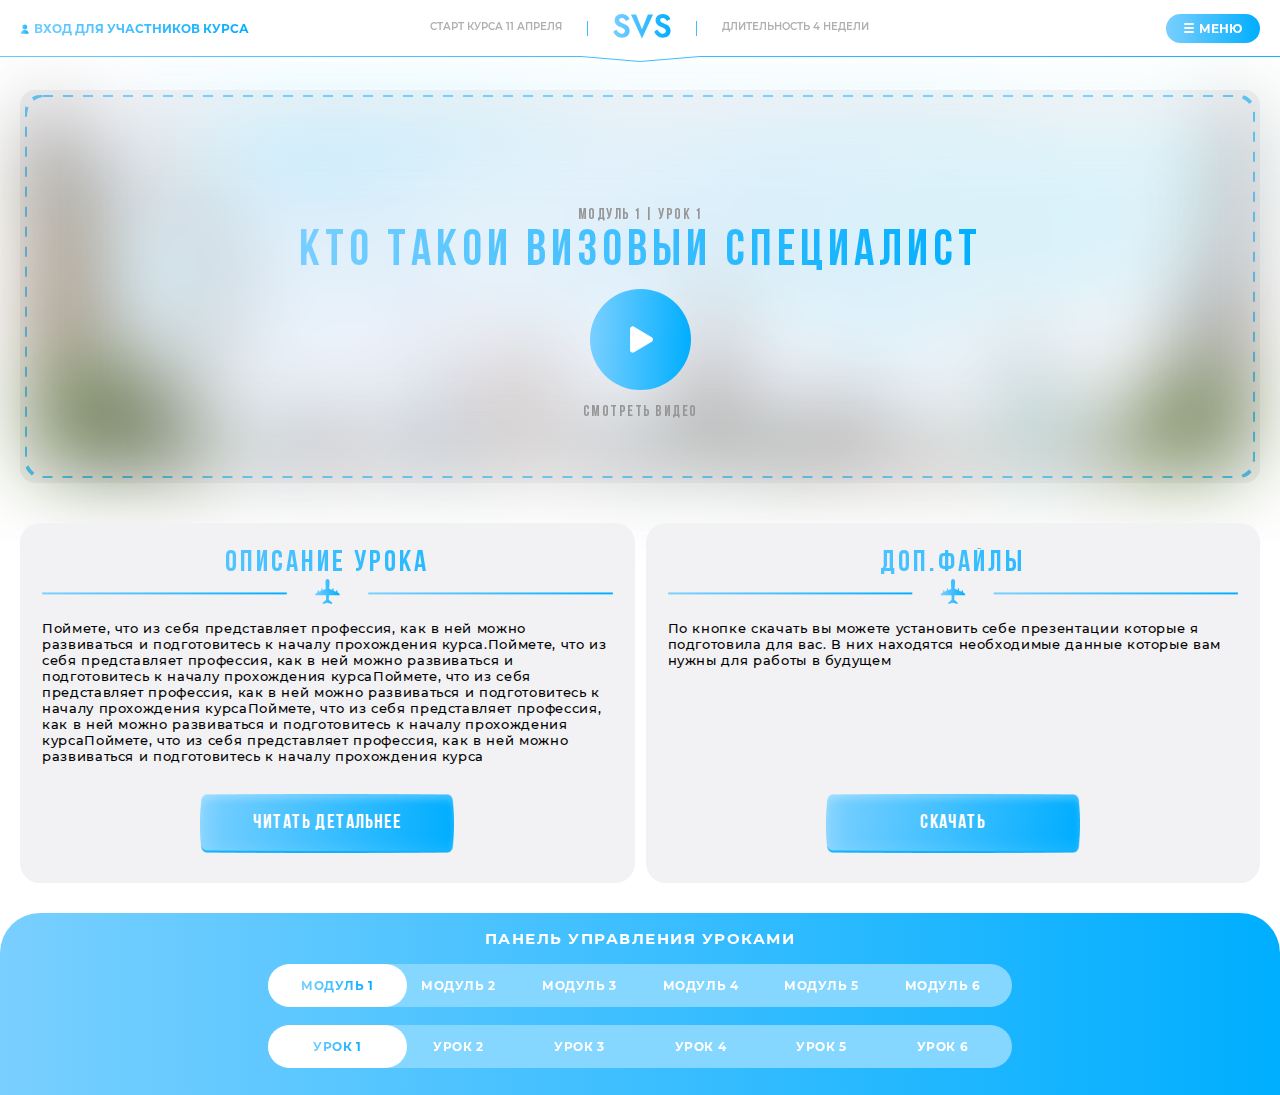
<file: course.html>
<!DOCTYPE html>
<html lang="ru">
  <head>
    <meta charset="UTF-8" />

    <meta http-equiv="X-UA-Compatible" content="IE=edge" />

    <meta name="viewport" content="width=device-width, initial-scale=1.0" />
    
    <meta name="viewport" content="width=device-width, initial-scale=1, maximum-scale=1">

    <title>SVS</title>

    
    <link
    rel="stylesheet"
    href="https://cdn.jsdelivr.net/npm/swiper@11/swiper-bundle.min.css"
     />

    <link rel="stylesheet" href="css/reset.css" />
    <link href="fonts/Bebas/stylesheet.css" rel="stylesheet" />
    <link href="fonts/Montserrat/stylesheet.css" rel="stylesheet" />
    <link href="https://fonts.googleapis.com/css2?family=Jost:ital,wght@0,100..900;1,100..900&display=swap" rel="stylesheet">
    <link rel="stylesheet" href="css/style.css" />
    <link rel="stylesheet" href="css/course.css">

  

  </head>
  <body>


    <menu class="header__menu">
      <div class="container">
        
        <nav class="footer__nav">
          <ul class="footer__nav-list">
            <li class="footer__nav-item"><a href="#welcome" class="footer__nav-link">ГЛАВНАЯ</a></li>
            <li class="footer__nav-item"><a href="#for" class="footer__nav-link">ДЛЯ КОГО?</a></li>
            <li class="footer__nav-item"><a href="#learn" class="footer__nav-link">ЧЕМУ НАУЧУСЬ?</a></li>
            <li class="footer__nav-item"><a href="#program" class="footer__nav-link">ПРОГРАММА ОБУЧЕНИЯ</a></li>
            <li class="footer__nav-item"><a href="#tariffs" class="footer__nav-link">ТАРИФЫ</a></li>
            <li class="footer__nav-item"><a href="#about" class="footer__nav-link">ОБ АВТОРЕ</a></li>
          </ul>
        </nav>

        <p class="footer__top-line"></p>
      
        <ul class="footer__soc-list">
          <li class="footer__soc-item"><a href="#" class="footer__soc-link">
            <svg class="footer__soc-img" width="16" height="16" viewBox="0 0 16 16" fill="none" xmlns="http://www.w3.org/2000/svg">
              <path d="M7.83489 1.7172C9.76913 1.7172 9.99853 1.72463 10.7628 1.76054C12.726 1.85218 13.643 2.80756 13.7324 4.80625C13.7674 5.5895 13.774 5.82479 13.774 7.80862C13.774 9.79307 13.7668 10.0277 13.7324 10.811C13.6424 12.8078 12.7278 13.7651 10.7628 13.8567C9.99853 13.8926 9.77034 13.9 7.83489 13.9C5.90066 13.9 5.67126 13.8926 4.90759 13.8567C2.93955 13.7644 2.02737 12.8047 1.93802 10.8104C1.90301 10.0271 1.89576 9.79245 1.89576 7.808C1.89576 5.82417 1.90361 5.5895 1.93802 4.80563C2.02797 2.80756 2.94256 1.85156 4.90759 1.75992C5.67186 1.72463 5.90066 1.7172 7.83489 1.7172ZM7.83489 0.37793C5.86746 0.37793 5.62115 0.386598 4.84842 0.42251C2.21753 0.546345 0.755384 2.0435 0.634646 4.74433C0.599028 5.53749 0.590576 5.79012 0.590576 7.808C0.590576 9.82588 0.599028 10.0791 0.634042 10.8717C0.754781 13.57 2.21451 15.0697 4.84782 15.1935C5.62115 15.2294 5.86746 15.2381 7.83489 15.2381C9.80233 15.2381 10.0492 15.2294 10.822 15.1935C13.4504 15.0697 14.9162 13.5725 15.0351 10.8717C15.0708 10.0791 15.0792 9.82588 15.0792 7.808C15.0792 5.79012 15.0708 5.53749 15.0357 4.74495C14.9174 2.04908 13.4559 0.546964 10.8226 0.423129C10.0492 0.386598 9.80233 0.37793 7.83489 0.37793ZM7.83489 3.99266C5.78053 3.99266 4.11494 5.70096 4.11494 7.808C4.11494 9.91504 5.78053 11.624 7.83489 11.624C9.88926 11.624 11.5549 9.91566 11.5549 7.808C11.5549 5.70096 9.88926 3.99266 7.83489 3.99266ZM7.83489 10.2847C6.50134 10.2847 5.42012 9.17637 5.42012 7.808C5.42012 6.44025 6.50134 5.33131 7.83489 5.33131C9.16845 5.33131 10.2497 6.44025 10.2497 7.808C10.2497 9.17637 9.16845 10.2847 7.83489 10.2847ZM11.7022 2.95059C11.2216 2.95059 10.8322 3.34996 10.8322 3.8422C10.8322 4.33444 11.2216 4.73381 11.7022 4.73381C12.1821 4.73381 12.5709 4.33444 12.5709 3.8422C12.5709 3.34996 12.1821 2.95059 11.7022 2.95059Z" fill="#fff"/>
              <defs>
              <linearGradient id="paint0_linear_238_10784" x1="0.590576" y1="9.74628" x2="15.0685" y2="10.1404" gradientUnits="userSpaceOnUse">
              <stop stop-color="#79CFFF"/>
              <stop offset="1" stop-color="#00AEFF"/>
              </linearGradient>
              </defs>
            </svg>  
            <span class="footer__soc-text">
              INSTAGRAM
            </span>
   
          </a></li>
          <li class="footer__soc-item"><a href="#" class="footer__soc-link">
            <svg width="16" height="14" viewBox="0 0 16 14" fill="none" xmlns="http://www.w3.org/2000/svg">
              <path d="M14.9995 0.666112L1.4162 5.91611C0.499531 6.24944 0.499531 6.83278 1.24953 6.99944L4.6662 8.08278L5.99953 12.0828C6.1662 12.4994 6.08286 12.6661 6.49953 12.6661C6.83286 12.6661 6.99953 12.4994 7.1662 12.3328C7.24953 12.2494 7.99953 11.4994 8.83286 10.6661L12.3329 13.2494C12.9995 13.5828 13.4162 13.4161 13.5829 12.6661L15.9162 1.74944C16.1662 0.832778 15.5829 0.332778 14.9995 0.666112ZM13.2495 3.16611L6.74953 9.08278L6.49953 11.8328L5.1662 7.83278L12.8329 2.99944C13.1662 2.74944 13.4995 2.91611 13.2495 3.16611Z" fill="#fff"/>
              <defs>
              <linearGradient id="paint0_linear_238_10781" x1="0.706299" y1="8.664" x2="15.9589" y2="9.16995" gradientUnits="userSpaceOnUse">
              <stop stop-color="#79CFFF"/>
              <stop offset="1" stop-color="#00AEFF"/>
              </linearGradient>
              </defs>
            </svg>           
            <span class="footer__soc-text">TELEGRAM</span>
          </a></li>
          <li class="footer__soc-item"><a href="#" class="footer__soc-link">
            <svg width="17" height="17" viewBox="0 0 17 17" fill="none" xmlns="http://www.w3.org/2000/svg">
              <path d="M0.666992 16.3333L1.78526 12.2675C1.09521 11.0773 0.732616 9.72819 0.733279 8.34476C0.735268 4.01962 4.27168 0.5 8.6168 0.5C10.7254 0.50066 12.7047 1.31806 14.1935 2.80111C15.6817 4.28417 16.501 6.25542 16.5003 8.35201C16.4983 12.6778 12.9619 16.1974 8.6168 16.1974C7.29769 16.1968 5.9978 15.8676 4.84639 15.2422L0.666992 16.3333ZM5.03995 13.8218C6.15092 14.4782 7.21152 14.8714 8.61415 14.872C12.2255 14.872 15.1673 11.9468 15.1693 8.35069C15.1706 4.74729 12.2427 1.82604 8.61945 1.82472C5.00548 1.82472 2.06565 4.74993 2.06432 8.34542C2.06366 9.8133 2.49585 10.9124 3.2217 12.0623L2.55949 14.469L5.03995 13.8218ZM12.5881 10.217C12.539 10.1352 12.4078 10.0864 12.2102 9.98812C12.0134 9.88983 11.0449 9.41549 10.8639 9.35017C10.6836 9.28486 10.5524 9.25187 10.4205 9.44847C10.2892 9.64441 9.91139 10.0864 9.79671 10.217C9.68204 10.3477 9.5667 10.3642 9.36982 10.2659C9.17295 10.1676 8.53792 9.96108 7.78556 9.29278C7.20025 8.77292 6.80451 8.13101 6.68984 7.93441C6.57516 7.73847 6.6779 7.63226 6.77601 7.53462C6.86483 7.44688 6.97288 7.30569 7.07165 7.1909C7.17174 7.07743 7.20422 6.99563 7.27051 6.86434C7.33614 6.73372 7.30366 6.61892 7.25394 6.52063C7.20422 6.42299 6.81048 5.45781 6.64675 5.06528C6.48634 4.6833 6.32393 4.73476 6.20329 4.72882L5.82545 4.72222C5.6942 4.72222 5.48076 4.77104 5.30046 4.96764C5.12016 5.16424 4.61107 5.63792 4.61107 6.60309C4.61107 7.56826 5.31703 8.50045 5.41514 8.63108C5.5139 8.7617 6.80385 10.7422 8.77987 11.5913C9.24984 11.7931 9.61707 11.9139 9.90277 12.0042C10.3747 12.1533 10.8043 12.1322 11.1437 12.0821C11.5222 12.026 12.309 11.6077 12.4734 11.1499C12.6378 10.6914 12.6378 10.2989 12.5881 10.217Z" fill="#fff"/>
              <defs>
              <linearGradient id="paint0_linear_238_10787" x1="0.666992" y1="10.4819" x2="16.488" y2="10.9236" gradientUnits="userSpaceOnUse">
              <stop stop-color="#79CFFF"/>
              <stop offset="1" stop-color="#00AEFF"/>
              </linearGradient>
              </defs>
            </svg>               
            <span class="footer__soc-text">       WHATSAPP</span>
          </a></li>
          <li class="footer__soc-item"><a href="#" class="footer__soc-link">
            <svg width="20" height="12" viewBox="0 0 20 12" fill="none" xmlns="http://www.w3.org/2000/svg">
              <path d="M19.1302 9.23666C18.6948 8.71395 18.1999 8.24547 17.7214 7.7924C17.5512 7.63127 17.3753 7.46468 17.2057 7.29904C16.7187 6.82296 16.701 6.6441 17.0865 6.10333C17.3532 5.73058 17.636 5.35734 17.9095 4.99637C18.1576 4.66888 18.4141 4.3302 18.66 3.99043L18.7105 3.92057C19.1804 3.27036 19.6664 2.59803 19.925 1.78697C19.9922 1.57298 20.0627 1.25809 19.9014 0.994786C19.7403 0.731698 19.4277 0.651434 19.2066 0.613945C19.0972 0.595393 18.9886 0.592861 18.8878 0.592861L15.8104 0.590659L15.785 0.590439C15.3197 0.590439 15.0061 0.809705 14.8264 1.26085C14.6549 1.69189 14.4664 2.15091 14.2514 2.58735C13.8235 3.45644 13.28 4.45743 12.4936 5.29227L12.4604 5.32778C12.3675 5.42758 12.2623 5.5406 12.1854 5.5406C12.1736 5.5406 12.1608 5.53835 12.1463 5.53378C11.9834 5.4703 11.874 5.07598 11.879 4.89255C11.8791 4.89001 11.8791 4.88748 11.8791 4.88495L11.877 1.32812C11.877 1.31579 11.8761 1.30357 11.8745 1.29134C11.7962 0.713146 11.6228 0.353224 10.9676 0.224901C10.9502 0.221433 10.9324 0.219727 10.9147 0.219727H7.71479C7.19346 0.219727 6.90621 0.431617 6.63618 0.748765C6.5633 0.833543 6.41158 1.01004 6.48678 1.22413C6.56308 1.44141 6.81075 1.48788 6.8914 1.50296C7.29173 1.57915 7.51738 1.82402 7.58129 2.25187C7.69288 2.99484 7.70659 3.78784 7.62445 4.74754C7.60155 5.01426 7.55625 5.22026 7.4816 5.39626C7.46426 5.43733 7.40277 5.57138 7.34006 5.57143C7.32013 5.57143 7.2625 5.56361 7.15751 5.49128C6.90929 5.32123 6.72768 5.07856 6.51595 4.77881C5.79567 3.76087 5.19116 2.63948 4.66762 1.34981C4.47346 0.875051 4.11084 0.609266 3.6461 0.601449C3.13545 0.593686 2.67247 0.589943 2.23091 0.589943C1.74845 0.589943 1.30116 0.594402 0.864385 0.603486C0.49048 0.610092 0.231852 0.722175 0.0957664 0.936873C-0.0405393 1.15174 -0.0316761 1.43398 0.122136 1.77563C1.3534 4.51292 2.46978 6.50317 3.742 8.22912C4.63344 9.43682 5.52757 10.2728 6.55559 10.8597C7.63866 11.4793 8.85242 11.7805 10.2661 11.7805C10.4264 11.7805 10.5921 11.7766 10.7592 11.7688C11.5806 11.7288 11.8854 11.4314 11.9239 10.6316C11.9423 10.2228 11.987 9.79416 12.1879 9.42856C12.3147 9.19823 12.433 9.19823 12.4718 9.19823C12.5467 9.19823 12.6395 9.23269 12.7392 9.29727C12.918 9.41398 13.0713 9.57032 13.197 9.7069C13.3153 9.83666 13.4323 9.96773 13.5494 10.0989C13.8021 10.3819 14.0634 10.6745 14.3363 10.952C14.9337 11.5598 15.5918 11.8271 16.3477 11.7691H19.1692C19.1752 11.7691 19.1813 11.7689 19.1873 11.7685C19.4684 11.7499 19.7119 11.594 19.8553 11.3406C20.033 11.0268 20.0294 10.6264 19.8457 10.2694C19.6374 9.86561 19.3671 9.52066 19.1302 9.23666Z" fill="#fff"/>
              <defs>
              <linearGradient id="paint0_linear_238_10795" x1="-0.000244286" y1="7.50804" x2="19.9532" y2="8.47171" gradientUnits="userSpaceOnUse">
              <stop stop-color="#79CFFF"/>
              <stop offset="1" stop-color="#00AEFF"/>
              </linearGradient>
              </defs>
            </svg>
            <span class="footer__soc-text">VKONTAKTE</span>
          </a></li>
     
        </ul>

      </div>
    </menu>

    <div class="popup__note">
      <div class="container">
        <div class="popup__note-inner">

          <h4 class="popup__auth-title">ЗАПИСЬ НА КУРС</h4>
          <h6 class="popup__auth-subtitle">ОСТАВЬТЕ СВОИ КОНТАКТЫ, МЫ С ВАМИ СВЯЖЕМСЯ</h6>
          <form class="popup__auth-form">
            <label for="name"></label>
            <input class="popup__auth-input" type="text" id="name" name="name" placeholder="ВВЕДИТЕ Ф.И.О"/>
            <label for="tel"></label>
            <input class="popup__auth-input" type="tel" id="tel" name="tel"  placeholder="ВАШ НОМЕР ТЕЛЕФОНА"/>
            <label for="inst"></label>
            <input class="popup__auth-input" type="text" id="inst" name="inst"  placeholder="ССЫЛКА НА INSTAGRAM"/>
  
            <button type="button" class="popup__auth-btn">ОТПРАВИТЬ ЗАЯВКУ</button>
          </form>
          <div class="popup__note-secure">
            <svg width="13" height="17" viewBox="0 0 13 17" fill="none" xmlns="http://www.w3.org/2000/svg">
              <path d="M6.50033 0.583496C4.3177 0.583496 2.54199 2.3592 2.54199 4.54183V6.91683H1.75033C1.3304 6.91683 0.927672 7.08364 0.63074 7.38058C0.333807 7.67751 0.166992 8.08024 0.166992 8.50016V14.8335C0.166992 15.2534 0.333807 15.6561 0.63074 15.9531C0.927672 16.25 1.3304 16.4168 1.75033 16.4168H11.2503C11.6703 16.4168 12.073 16.25 12.3699 15.9531C12.6668 15.6561 12.8337 15.2534 12.8337 14.8335V8.50016C12.8337 8.08024 12.6668 7.67751 12.3699 7.38058C12.073 7.08364 11.6703 6.91683 11.2503 6.91683H10.4587V4.54183C10.4587 2.3592 8.68295 0.583496 6.50033 0.583496ZM4.12533 4.54183C4.12533 3.23241 5.19091 2.16683 6.50033 2.16683C7.80974 2.16683 8.87533 3.23241 8.87533 4.54183V6.91683H4.12533V4.54183ZM7.29199 13.0309V14.8335H5.70866V13.0309C5.43188 12.8724 5.20964 12.6337 5.07123 12.3464C4.93283 12.059 4.88476 11.7365 4.93337 11.4212C4.98198 11.106 5.12498 10.8129 5.34351 10.5806C5.56205 10.3483 5.84587 10.1877 6.15753 10.1199C6.38903 10.0687 6.62907 10.0702 6.85994 10.1241C7.09081 10.178 7.30663 10.2831 7.49148 10.4316C7.67633 10.58 7.8255 10.7681 7.928 10.9819C8.03049 11.1957 8.08368 11.4297 8.08366 11.6668C8.0832 11.9437 8.00979 12.2156 7.8708 12.455C7.73182 12.6945 7.53218 12.8931 7.29199 13.0309Z" fill="#B2B2B2"/>
            </svg>
            <span class="popup__secure-text">ВАШИ ДАННЫЕ В БЕЗОПАСНОСТИ И НЕ БУДУТ ПЕРЕДАНЫ ТРЕТИМ ЛИЦАМ</span>  
          </div>

        </div>
        <a class="popup__note-link">
          <svg width="10" height="11" viewBox="0 0 10 11" fill="none" xmlns="http://www.w3.org/2000/svg">
            <path d="M0.575758 4.4242L0.646469 4.49491L3.07576 6.9242L3.14647 6.99491L3.21718 6.9242L3.92418 6.2172L3.99489 6.14648L3.92418 6.07577L2.44839 4.59998H6.14997H6.24997C6.53231 4.59998 6.81189 4.6556 7.07274 4.76364C7.33359 4.87169 7.5706 5.03006 7.77025 5.22971C7.96989 5.42935 8.12826 5.66637 8.23631 5.92722C8.34436 6.18807 8.39997 6.46764 8.39997 6.74998C8.39997 7.03233 8.34436 7.3119 8.23631 7.57275C8.12826 7.8336 7.96989 8.07062 7.77025 8.27026C7.5706 8.46991 7.33359 8.62828 7.07274 8.73633C6.81189 8.84437 6.53231 8.89999 6.24997 8.89999H6.14997H3.59997H3.49997H3.39997V8.90837C3.27794 8.929 3.16437 8.98705 3.0757 9.07572C2.96318 9.18824 2.89997 9.34086 2.89997 9.49999C2.89997 9.65912 2.96318 9.81173 3.0757 9.92425C3.16437 10.0129 3.27794 10.071 3.39997 10.0916V10.1H3.49997H3.59997H6.14997H6.24997H6.34997V10.0985C7.20217 10.0731 8.01414 9.72343 8.61878 9.11879C9.22341 8.51415 9.57305 7.70219 9.59848 6.84998H9.59997V6.74998V6.64998H9.59848C9.57305 5.79778 9.22341 4.98581 8.61878 4.38118C8.01414 3.77654 7.20217 3.4269 6.34997 3.40148V3.39998H6.24997H6.14997H2.44839L3.92418 1.9242L3.99489 1.85348L3.92418 1.78277L3.21718 1.07577L3.14647 1.00506L3.07576 1.07577L0.646469 3.50506L0.575758 3.57577L0.505047 3.64648L0.222258 3.92927L0.151547 3.99998L0.222258 4.0707L0.505047 4.35348L0.575758 4.4242Z" fill="#626262" stroke="#626262" stroke-width="0.2"/>
          </svg>
          ВЕРНУТЬСЯ НА ГЛАВНУЮ
        </a>
      </div>
    </div>

    <div class="popup__auth">
      <div class="container">
        <h4 class="popup__auth-title">АВТОРИЗАЦИЯ ДЛЯ УЧАСТНИКОВ КУРСА</h4>
        <h6 class="popup__auth-subtitle">АВТОРИЗИРУЙТЕСЬ ДЛЯ ВХОДА НА ПЛАТФОРМУ</h6>
        <form class="popup__auth-form">
          <label for="username"></label>
          <input class="popup__auth-input" type="text" id="login" name="username" placeholder="ВВЕДИТЕ ЛОГИН"/>
          <label for="pass"></label>
          <input class="popup__auth-input" type="password" id="pass" name="password" required placeholder="ВВЕДИТЕ ПАРОЛЬ"/>

          <button type="button" class="popup__auth-btn">ВОЙТИ</button>
        </form>
      </div>
    </div>

    <div class="popup__lesson">
      <div class="container">
        <h4 class="popup__auth-title">ОПИСАНИЕ УРОКА</h4>
        <img src="img/popup__lesson.png" alt="" class="popup__lessong-img">
        <p class="popup__lesson-text">
          Поймете, что из себя представляет профессия, как в ней можно развиваться и подготовитесь к началу прохождения курса.Поймете, что из себя представляет профессия, как в ней можно развиваться и подготовитесь к началу прохождения курсаПоймете, что из себя представляет профессия, как в ней можно развиваться и подготовитесь к началу прохождения курсаПоймете, что из себя представляет профессия, как в ней можно развиваться и подготовитесь к началу прохождения курсаПоймете, что из себя представляет профессия, как в ней можно развиваться и подготовитесь к началу прохождения курса.Поймете, что из себя представляет профессия, как в ней можно развиваться и подготовитесь к началу прохождения курса.Поймете, что из себя представляет профессия, как в ней можно развиваться и подготовитесь к началу прохождения курсаПоймете, что из себя представляет профессия, как в ней можно развиваться и подготовитесь к началу прохождения курсаПоймете, что из себя представляет профессия, как в ней можно развиваться и подготовитесь к началу прохождения курсаПоймете, что из себя представляет профессия, как в ней можно развиваться и подготовитесь к началу прохождения курсаПоймете, что из себя представляет профессия, как в ней можно развиваться и подготовитесь к началу прохождения курса.Поймете, что из себя представляет профессия, как в ней можно развиваться и подготовитесь к началу прохождения курсаПоймете, что из себя представляет профессия, как в ней можно развиваться и подготовитесь к началу прохождения курсаПоймете, что из себя представляет профессия, как в ней можно развиваться и подготовитесь к началу прохождения курсаПоймете, что из себя представляет профессия, как в ней можно развиваться и подготовитесь к началу прохождения курсаПоймете, что из себя представляет профессия, как в ней можно развиваться и подготовитесь к началу прохождения курса.Поймете, что из себя представляет профессия, как в ней можно развиваться и подготовитесь к началу прохождения курсаПоймете, что из себя представляет профессия, как в ней можно развиваться и подготовитесь к началу прохождения курсаПоймете, что из себя представляет профессия, как в ней можно развиваться и подготовитесь к началу прохождения курсаПоймете, что из себя представляет профессия, как в ней можно развиваться и подготовитесь к началу прохождения курсаПоймете, что из себя представляет профессия, как в ней можно развиваться и подготовитесь к началу прохождения курса.Поймете, что из себя представляет профессия, как в ней можно развиваться и подготовитесь к началу прохождения курсаПоймете, что из себя представляет профессия, как в ней можно развиваться и подготовитесь к началу прохождения курсаПоймете, что из себя представляет профессия, как в ней можно развиваться и подготовитесь к началу прохождения курсаПоймете, что из себя представляет профессия, как в ней можно развиваться и подготовитесь к началу прохождения курсаПоймете, что из себя представляет профессия, как в ней можно развиваться и подготовитесь к началу прохождения курса.Поймете, что из себя представляет профессия, как в ней можно развиваться и подготовитесь к началу прохождения курсаПоймете, что из себя представляет профессия, как в ней можно развиваться и подготовитесь к началу прохождения курсаПоймете, что из себя представляет профессия, как в ней можно развиваться и подготовитесь к началу прохождения курсаПоймете, что из себя представляет профессия, как в ней можно развиваться и подготовитесь к началу прохождения курсаПоймете, что из себя представляет профессия, как в ней можно развиваться и подготовитесь к началу прохождения курса.Поймете, что из себя представляет профессия, как в ней можно развиваться и подготовитесь к началу прохождения курсаПоймете, что из себя представляет профессия, как в ней можно развиваться и подготовитесь к началу прохождения курсаПоймете, что из себя представляет профессия, как в ней можно развиваться и подготовитесь к началу прохождения курсаПоймете, что из себя представляет профессия, как в ней можно развиваться и подготовитесь к началу прохождения курса
        </p>

        <a class="popup__lesson-link">
          <svg width="10" height="11" viewBox="0 0 10 11" fill="none" xmlns="http://www.w3.org/2000/svg">
            <path d="M0.575758 4.4242L0.646469 4.49491L3.07576 6.9242L3.14647 6.99491L3.21718 6.9242L3.92418 6.2172L3.99489 6.14648L3.92418 6.07577L2.44839 4.59998H6.14997H6.24997C6.53231 4.59998 6.81189 4.6556 7.07274 4.76364C7.33359 4.87169 7.5706 5.03006 7.77025 5.22971C7.96989 5.42935 8.12826 5.66637 8.23631 5.92722C8.34436 6.18807 8.39997 6.46764 8.39997 6.74998C8.39997 7.03233 8.34436 7.3119 8.23631 7.57275C8.12826 7.8336 7.96989 8.07062 7.77025 8.27026C7.5706 8.46991 7.33359 8.62828 7.07274 8.73633C6.81189 8.84437 6.53231 8.89999 6.24997 8.89999H6.14997H3.59997H3.49997H3.39997V8.90837C3.27794 8.929 3.16437 8.98705 3.0757 9.07572C2.96318 9.18824 2.89997 9.34086 2.89997 9.49999C2.89997 9.65912 2.96318 9.81173 3.0757 9.92425C3.16437 10.0129 3.27794 10.071 3.39997 10.0916V10.1H3.49997H3.59997H6.14997H6.24997H6.34997V10.0985C7.20217 10.0731 8.01414 9.72343 8.61878 9.11879C9.22341 8.51415 9.57305 7.70219 9.59848 6.84998H9.59997V6.74998V6.64998H9.59848C9.57305 5.79778 9.22341 4.98581 8.61878 4.38118C8.01414 3.77654 7.20217 3.4269 6.34997 3.40148V3.39998H6.24997H6.14997H2.44839L3.92418 1.9242L3.99489 1.85348L3.92418 1.78277L3.21718 1.07577L3.14647 1.00506L3.07576 1.07577L0.646469 3.50506L0.575758 3.57577L0.505047 3.64648L0.222258 3.92927L0.151547 3.99998L0.222258 4.0707L0.505047 4.35348L0.575758 4.4242Z" fill="white" stroke="white" stroke-width="0.2"/>
          </svg>
            
          ВЕРНУТЬСЯ НА ГЛАВНУЮ
        </a>
      </div>
    </div>

    <header class="header">
      <div class="container">
        <div class="header__inner">
          <button class="header__btn-auth">
            <svg class="header_btn-img" width="9" height="10" viewBox="0 0 9 10" fill="none" xmlns="http://www.w3.org/2000/svg">
              <path d="M4.79019 5.55415C6.16519 5.55415 7.27283 4.44651 7.27283 3.07151C7.27283 1.69651 6.16519 0.588867 4.79019 0.588867C3.43429 0.588867 2.30755 1.69651 2.30755 3.07151C2.30755 4.44651 3.41519 5.55415 4.79019 5.55415ZM4.80929 5.8788C0.684289 5.82151 0.932553 9.67914 0.932553 9.67914H8.62873C8.62873 9.67914 8.68603 5.93609 4.80929 5.8788Z" fill="url(#paint0_linear_2004_738)"/>
              <defs>
              <linearGradient id="paint0_linear_2004_738" x1="0.929687" y1="6.3197" x2="8.62448" y2="6.50164" gradientUnits="userSpaceOnUse">
              <stop stop-color="#79CFFF"/>
              <stop offset="1" stop-color="#00AEFF"/>
              </linearGradient>
              </defs>
            </svg>  
            <span>ВХОД ДЛЯ УЧАСТНИКОВ КУРСА</span>
          </button>
          <ul class="header__list">
            <li class="header__item">
              <span class="header__item-text">СТАРТ КУРСА 11 АПРЕЛЯ</span>
            </li>
            <li class="header__item">
              <p class="header__item-line"></p>
            </li>
            <li class="header__item">
              <a href="index.html" class="header__item-link">
                <img src="img/header__logo.svg" alt="" class="header__item-logo">
              </a>
            </li>
            <li class="header__item">
              <p class="header__item-line"></p>
            </li>
            <li class="header__item">
              <span class="header__item-text">ДЛИТЕЛЬНОСТЬ 4 НЕДЕЛИ</span>
            </li>
          </ul>
          <button class="header__menu-btn">
            <svg width="10" height="10" viewBox="0 0 10 10" fill="none" xmlns="http://www.w3.org/2000/svg">
              <path d="M1 1H9M1 5H9M1 9H9" stroke="white" stroke-width="1.83333" stroke-linecap="round" stroke-linejoin="round"/>
            </svg>
            <span>МЕНЮ</span>  
          </button>
        </div>

      </div>

    

    </header>

    <main class="main">

      <section class="course">
        <div class="container">
          <div class="course__inner">
            <div class="course__descr">
              <h4 class="popup__auth-title">ОПИСАНИЕ УРОКА</h4>
              <img src="img/course__descr-icon.svg" alt="" class="popup__lessong-img">
              <p class="popup__lesson-text">
                Поймете, что из себя представляет профессия, как в ней можно развиваться и подготовитесь к началу прохождения курса.Поймете, что из себя представляет профессия, как в ней можно развиваться и подготовитесь к началу прохождения курсаПоймете, что из себя представляет профессия, как в ней можно развиваться и подготовитесь к началу прохождения курсаПоймете, что из себя представляет профессия, как в ней можно развиваться и подготовитесь к началу прохождения курсаПоймете, что из себя представляет профессия, как в ней можно развиваться и подготовитесь к началу прохождения курса              </p>

              <button class="course__descr-btn">
                ЧИТАТЬ ДЕТАЛЬНЕЕ
              </button>
            </div>
            <div class="course__content">

              <div class="course__content-inner">
                <h5 class="course__content-toptitle">МОДУЛЬ 1 | УРОК 1</h5>
                <h2 class="course__content-title">Кто такой визовый специалист</h2>

                <img src="img/course__content-icon.svg" alt="" class="course__content-icon">
              <h5 class="course__content-toptitle">СМОТРЕТЬ ВИДЕО</h5>

              </div>
              <video class="course__content-video" src="video/course-1.mp4" controls preload="metadata"></video>

            </div>
            <div class="course__descr">
              <h4 class="popup__auth-title">ДОП.ФАЙЛЫ</h4>
              <img src="img/course__descr-icon.svg" alt="" class="popup__lessong-img">
              <p class="popup__lesson-text">
                По кнопке скачать вы можете установить себе презентации которые я подготовила для вас. В них находятся необходимые данные которые вам нужны для работы в будущем
              </p>

              <button class="course__descr-btn">
                СКАЧАТЬ
              </button>
            </div>
            <div class="course__descr-inner">
              <div class="course__descr">
                <h4 class="popup__auth-title">ОПИСАНИЕ УРОКА</h4>
                <img src="img/course__descr-icon.svg" alt="" class="popup__lessong-img">
                <p class="popup__lesson-text">
                  Поймете, что из себя представляет профессия, как в ней можно развиваться и подготовитесь к началу прохождения курса.Поймете, что из себя представляет профессия, как в ней можно развиваться и подготовитесь к началу прохождения курсаПоймете, что из себя представляет профессия, как в ней можно развиваться и подготовитесь к началу прохождения курсаПоймете, что из себя представляет профессия, как в ней можно развиваться и подготовитесь к началу прохождения курсаПоймете, что из себя представляет профессия, как в ней можно развиваться и подготовитесь к началу прохождения курса              </p>
  
                <button class="course__descr-btn">
                  ЧИТАТЬ ДЕТАЛЬНЕЕ
                </button>
              </div>
              <div class="course__descr">
                <h4 class="popup__auth-title">ДОП.ФАЙЛЫ</h4>
                <img src="img/course__descr-icon.svg" alt="" class="popup__lessong-img">
                <p class="popup__lesson-text">
                  По кнопке скачать вы можете установить себе презентации которые я подготовила для вас. В них находятся необходимые данные которые вам нужны для работы в будущем
                </p>
  
                <button class="course__descr-btn">
                  СКАЧАТЬ
                </button>
              </div>
            </div>
          </div>
        </div>
      </section>

    </main>

    <foooter class="course__footer">
      <div class="container">
        <div class="course__footer-inner">
          <h2 class="course__footer-title">ПАНЕЛЬ УПРАВЛЕНИЯ УРОКАМИ</h2>
          <div class="course__footer-btns">
            <button class="course__footer-btn active">
              <span class="course__footer-text">
                МОДУЛЬ 1
              </span>
            </button>
            <button class="course__footer-btn">
              <span class="course__footer-text">
                МОДУЛЬ 2
              </span>
            </button>
            <button class="course__footer-btn">
              <span class="course__footer-text">
                МОДУЛЬ 3
              </span>
            </button>
            <button class="course__footer-btn">
              <span class="course__footer-text">
                МОДУЛЬ 4
              </span>
            </button>
            <button class="course__footer-btn">
              <span class="course__footer-text">
                МОДУЛЬ 5
              </span>
            </button>
            <button class="course__footer-btn">
              <span class="course__footer-text">
                МОДУЛЬ 6
              </span>
            </button>
          </div>
          <div class="course__footer-btns">
            <button class="course__footer-btn active">
              <span class="course__footer-text">
                УРОК 1
              </span>
            </button>
            <button class="course__footer-btn">
              <span class="course__footer-text">
                УРОК 2
              </span>
            </button>
            <button class="course__footer-btn">
              <span class="course__footer-text">
                УРОК 3
              </span>
            </button>
            <button class="course__footer-btn">
              <span class="course__footer-text">
                УРОК 4
              </span>
            </button>
            <button class="course__footer-btn">
              <span class="course__footer-text">
                УРОК 5
              </span>
            </button>
            <button class="course__footer-btn">
              <span class="course__footer-text">
                УРОК 6
              </span>
            </button>
          </div>

          <div class="swiper-footer1 mobile">

            <div class="swiper-wrapper">

              <div class="swiper-slide">
                <button class="course__footer-btn active">
                  <span class="course__footer-text">
                    МОДУЛЬ 1
                  </span>
                </button>
              </div>
              <div class="swiper-slide">
                <button class="course__footer-btn ">
                  <span class="course__footer-text">
                    МОДУЛЬ 2
                  </span>
                </button>
              </div>
              <div class="swiper-slide">
                <button class="course__footer-btn ">
                  <span class="course__footer-text">
                    МОДУЛЬ 3
                  </span>
                </button>
              </div>
              <div class="swiper-slide">
                <button class="course__footer-btn ">
                  <span class="course__footer-text">
                    МОДУЛЬ 4
                  </span>
                </button>
              </div>
              <div class="swiper-slide">
                <button class="course__footer-btn ">
                  <span class="course__footer-text">
                    МОДУЛЬ 5
                  </span>
                </button>
              </div>
              <div class="swiper-slide">
                <button class="course__footer-btn ">
                  <span class="course__footer-text">
                    МОДУЛЬ 6
                  </span>
                </button>
              </div>
            

        
            </div>

            <div class="swiper-pagination"></div>

          </div>
          <div class="swiper-footer2 mobile">

            <div class="swiper-wrapper">

              <div class="swiper-slide">
                <button class="course__footer-btn active">
                  <span class="course__footer-text">
                    УРОК 1
                  </span>
                </button>
              </div>
              <div class="swiper-slide">
                <button class="course__footer-btn ">
                  <span class="course__footer-text">
                    УРОК 2
                  </span>
                </button>
              </div>
              <div class="swiper-slide">
                <button class="course__footer-btn ">
                  <span class="course__footer-text">
                    УРОК 3
                  </span>
                </button>
              </div>
              <div class="swiper-slide">
                <button class="course__footer-btn ">
                  <span class="course__footer-text">
                    УРОК 4
                  </span>
                </button>
              </div>
              <div class="swiper-slide">
                <button class="course__footer-btn ">
                  <span class="course__footer-text">
                    УРОК 5
                  </span>
                </button>
              </div>
              <div class="swiper-slide">
                <button class="course__footer-btn ">
                  <span class="course__footer-text">
                    УРОК 6
                  </span>
                </button>
              </div>
            

        
            </div>

            <div class="swiper-pagination"></div>

          </div>
        </div>
      </div>
    </foooter>


    <script src="https://cdn.jsdelivr.net/npm/swiper@11/swiper-bundle.min.js"></script>
    <script src="js/course.js"></script>
    <script src="js/main.js"></script>


  </body>
</html>
</file>
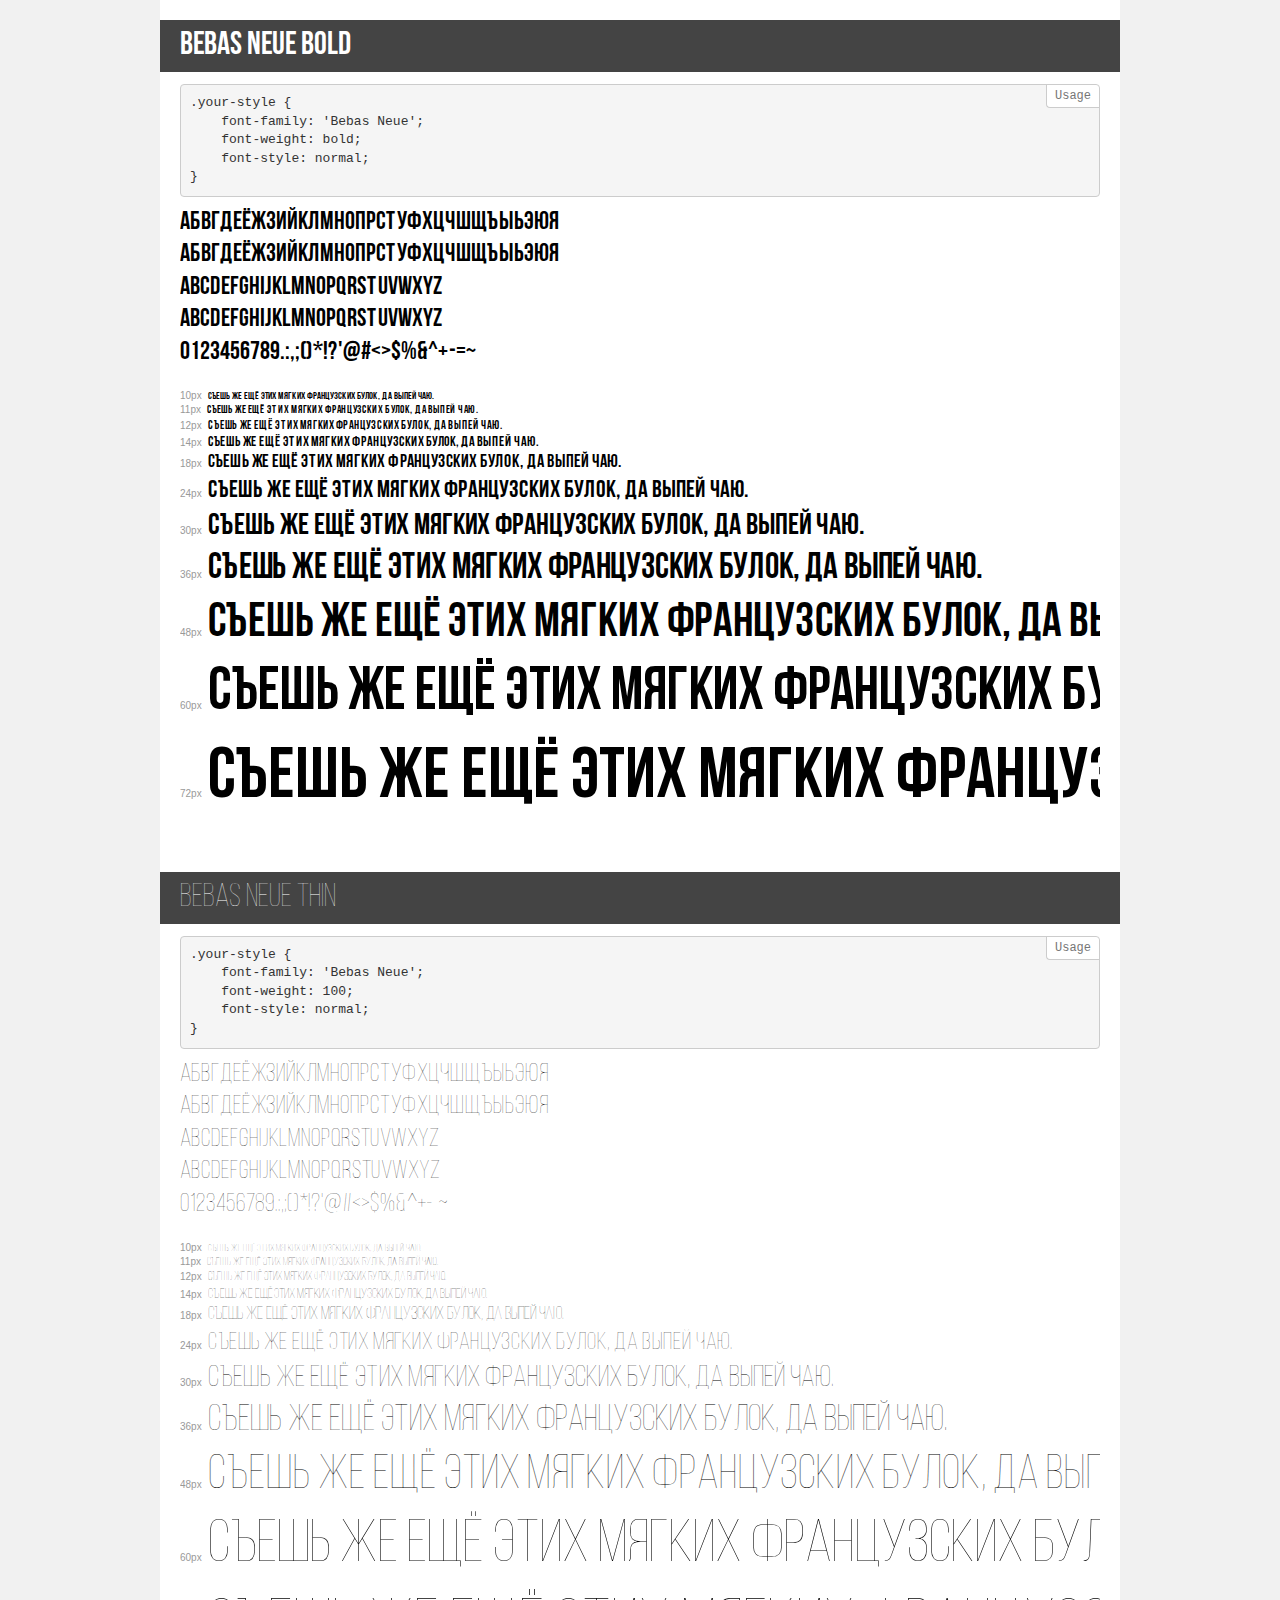
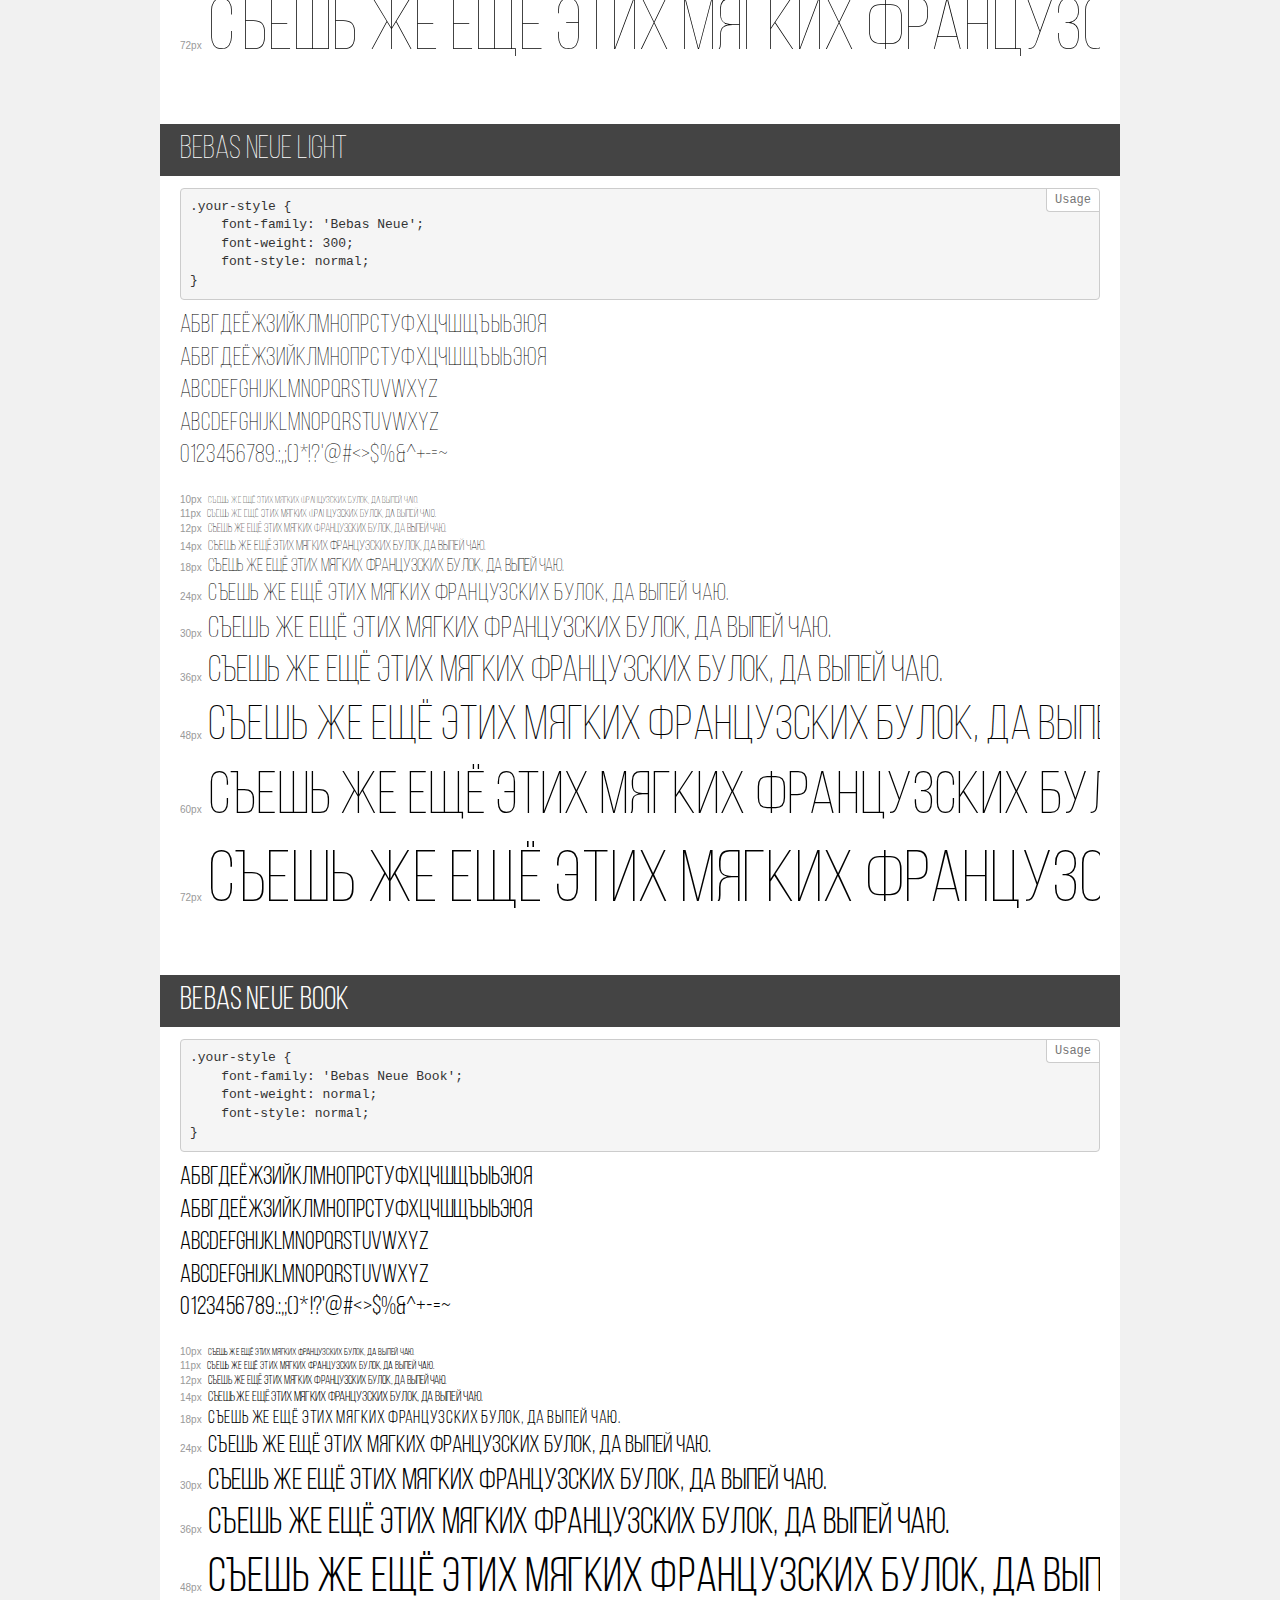
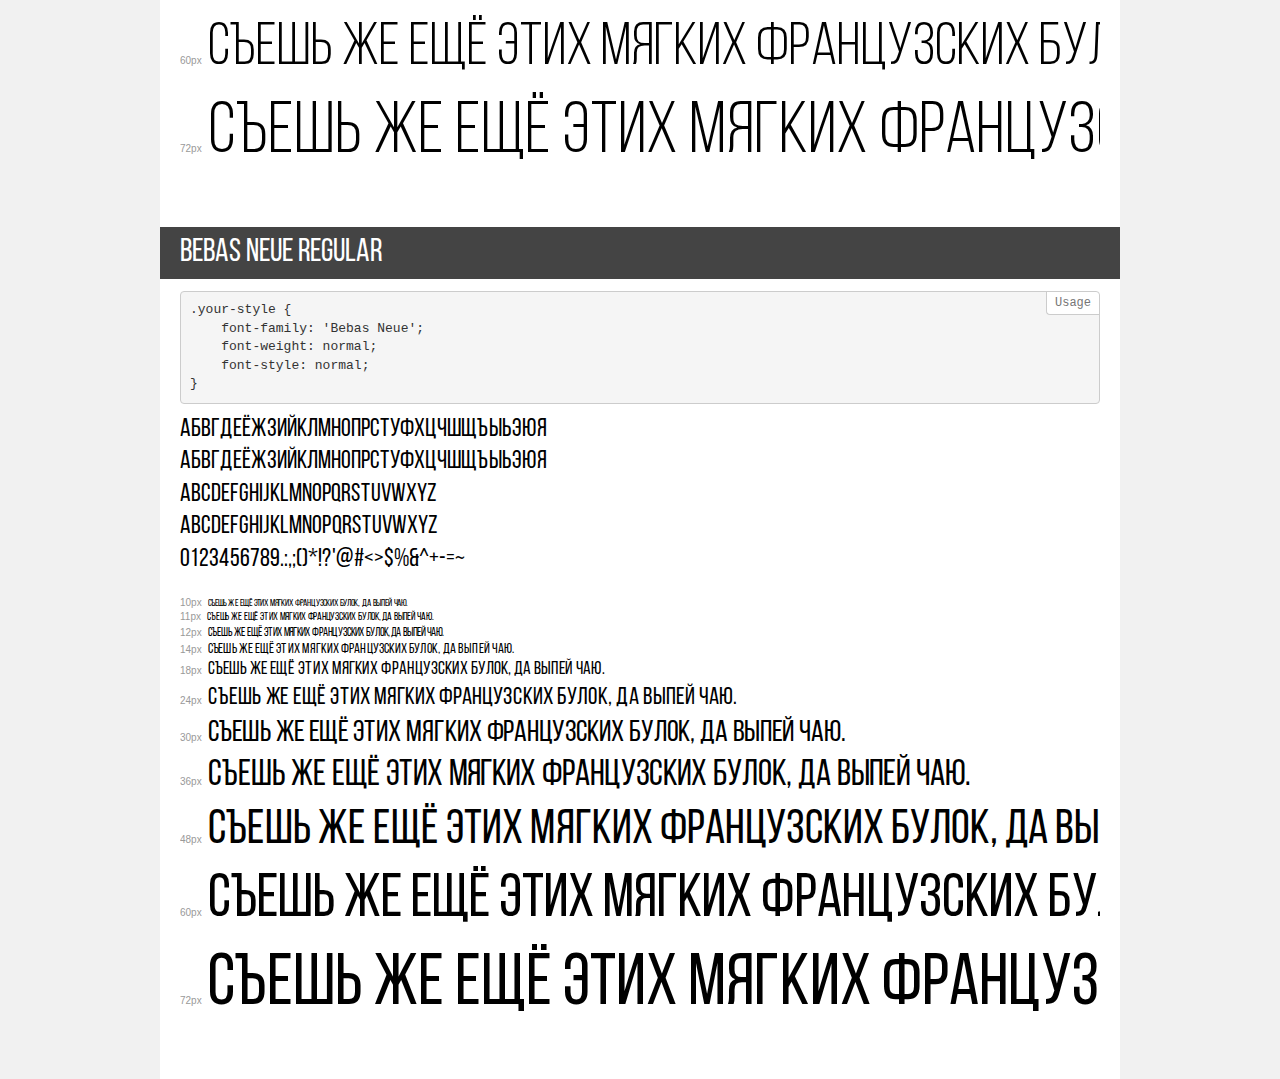
<file: fonts/Bebas/demo.html>
<!DOCTYPE html>
<html>
<head>
    <meta charset="utf-8">
    <meta http-equiv="X-UA-Compatible" content="IE=edge">
    <meta name="viewport" content="width=device-width, initial-scale=1">
    <meta name="robots" content="noindex, noarchive">
    <meta name="format-detection" content="telephone=no">
    <title>Transfonter demo</title>
    <link href="stylesheet.css" rel="stylesheet">
    <style>
        /*
        http://meyerweb.com/eric/tools/css/reset/
        v2.0 | 20110126
        License: none (public domain)
        */
        html, body, div, span, applet, object, iframe,
        h1, h2, h3, h4, h5, h6, p, blockquote, pre,
        a, abbr, acronym, address, big, cite, code,
        del, dfn, em, img, ins, kbd, q, s, samp,
        small, strike, strong, sub, sup, tt, var,
        b, u, i, center,
        dl, dt, dd, ol, ul, li,
        fieldset, form, label, legend,
        table, caption, tbody, tfoot, thead, tr, th, td,
        article, aside, canvas, details, embed,
        figure, figcaption, footer, header, hgroup,
        menu, nav, output, ruby, section, summary,
        time, mark, audio, video {
            margin: 0;
            padding: 0;
            border: 0;
            font-size: 100%;
            font: inherit;
            vertical-align: baseline;
        }
        /* HTML5 display-role reset for older browsers */
        article, aside, details, figcaption, figure,
        footer, header, hgroup, menu, nav, section {
            display: block;
        }
        body {
            line-height: 1;
        }
        ol, ul {
            list-style: none;
        }
        blockquote, q {
            quotes: none;
        }
        blockquote:before, blockquote:after,
        q:before, q:after {
            content: '';
            content: none;
        }
        table {
            border-collapse: collapse;
            border-spacing: 0;
        }
        /* common styles */
        body {
            background: #f1f1f1;
            color: #000;
        }
        .page {
            background: #fff;
            width: 920px;
            margin: 0 auto;
            padding: 20px 20px 0 20px;
            overflow: hidden;
        }
        .font-container {
            overflow-x: auto;
            overflow-y: hidden;
            margin-bottom: 40px;
            line-height: 1.3;
            white-space: nowrap;
            padding-bottom: 5px;
        }
        h1 {
            position: relative;
            background: #444;
            font-size: 32px;
            color: #fff;
            padding: 10px 20px;
            margin: 0 -20px 12px -20px;
        }
        .letters {
            font-size: 25px;
            margin-bottom: 20px;
        }
        .s10:before {
            content: '10px';
        }
        .s11:before {
            content: '11px';
        }
        .s12:before {
            content: '12px';
        }
        .s14:before {
            content: '14px';
        }
        .s18:before {
            content: '18px';
        }
        .s24:before {
            content: '24px';
        }
        .s30:before {
            content: '30px';
        }
        .s36:before {
            content: '36px';
        }
        .s48:before {
            content: '48px';
        }
        .s60:before {
            content: '60px';
        }
        .s72:before {
            content: '72px';
        }
        .s10:before, .s11:before, .s12:before, .s14:before,
        .s18:before, .s24:before, .s30:before, .s36:before,
        .s48:before, .s60:before, .s72:before {
            font-family: Arial, sans-serif;
            font-size: 10px;
            font-weight: normal;
            font-style: normal;
            color: #999;
            padding-right: 6px;
        }
        pre {
            display: block;
            position: relative;
            padding: 9px;
            margin: 0 0 10px;
            font-family: Monaco, Menlo, Consolas, "Courier New", monospace !important;
            font-size: 13px;
            line-height: 1.428571429;
            color: #333;
            font-weight: normal !important;
            font-style: normal !important;
            background-color: #f5f5f5;
            border: 1px solid #ccc;
            overflow-x: auto;
            border-radius: 4px;
        }
        pre:after {
            display: block;
            position: absolute;
            right: 0;
            top: 0;
            content: 'Usage';
            line-height: 1;
            padding: 5px 8px;
            font-size: 12px;
            color: #767676;
            background-color: #fff;
            border: 1px solid #ccc;
            border-right: none;
            border-top: none;
            border-radius: 0 4px 0 4px;
            z-index: 10;
        }
        /* responsive */
        @media (max-width: 959px) {
            .page {
                width: auto;
                margin: 0;
            }
        }
    </style>
</head>
<body>
<div class="page">
    <div class="demo" style="font-family: 'Bebas Neue'; font-weight: bold; font-style: normal;">
        <h1>Bebas Neue Bold</h1>
        <pre>.your-style {
    font-family: 'Bebas Neue';
    font-weight: bold;
    font-style: normal;
}</pre>
        <div class="font-container">
            <p class="letters">
                абвгдеёжзийклмнопрстуфхцчшщъыьэюя<br>
АБВГДЕЁЖЗИЙКЛМНОПРСТУФХЦЧШЩЪЫЬЭЮЯ<br>
abcdefghijklmnopqrstuvwxyz<br>
ABCDEFGHIJKLMNOPQRSTUVWXYZ<br>
                0123456789.:,;()*!?'@#<>$%&^+-=~
            </p>
            <p class="s10" style="font-size: 10px;">Съешь же ещё этих мягких французских булок, да выпей чаю.</p>
            <p class="s11" style="font-size: 11px;">Съешь же ещё этих мягких французских булок, да выпей чаю.</p>
            <p class="s12" style="font-size: 12px;">Съешь же ещё этих мягких французских булок, да выпей чаю.</p>
            <p class="s14" style="font-size: 14px;">Съешь же ещё этих мягких французских булок, да выпей чаю.</p>
            <p class="s18" style="font-size: 18px;">Съешь же ещё этих мягких французских булок, да выпей чаю.</p>
            <p class="s24" style="font-size: 24px;">Съешь же ещё этих мягких французских булок, да выпей чаю.</p>
            <p class="s30" style="font-size: 30px;">Съешь же ещё этих мягких французских булок, да выпей чаю.</p>
            <p class="s36" style="font-size: 36px;">Съешь же ещё этих мягких французских булок, да выпей чаю.</p>
            <p class="s48" style="font-size: 48px;">Съешь же ещё этих мягких французских булок, да выпей чаю.</p>
            <p class="s60" style="font-size: 60px;">Съешь же ещё этих мягких французских булок, да выпей чаю.</p>
            <p class="s72" style="font-size: 72px;">Съешь же ещё этих мягких французских булок, да выпей чаю.</p>
        </div>
    </div>
    <div class="demo" style="font-family: 'Bebas Neue'; font-weight: 100; font-style: normal;">
        <h1>Bebas Neue Thin</h1>
        <pre>.your-style {
    font-family: 'Bebas Neue';
    font-weight: 100;
    font-style: normal;
}</pre>
        <div class="font-container">
            <p class="letters">
                абвгдеёжзийклмнопрстуфхцчшщъыьэюя<br>
АБВГДЕЁЖЗИЙКЛМНОПРСТУФХЦЧШЩЪЫЬЭЮЯ<br>
abcdefghijklmnopqrstuvwxyz<br>
ABCDEFGHIJKLMNOPQRSTUVWXYZ<br>
                0123456789.:,;()*!?'@#<>$%&^+-=~
            </p>
            <p class="s10" style="font-size: 10px;">Съешь же ещё этих мягких французских булок, да выпей чаю.</p>
            <p class="s11" style="font-size: 11px;">Съешь же ещё этих мягких французских булок, да выпей чаю.</p>
            <p class="s12" style="font-size: 12px;">Съешь же ещё этих мягких французских булок, да выпей чаю.</p>
            <p class="s14" style="font-size: 14px;">Съешь же ещё этих мягких французских булок, да выпей чаю.</p>
            <p class="s18" style="font-size: 18px;">Съешь же ещё этих мягких французских булок, да выпей чаю.</p>
            <p class="s24" style="font-size: 24px;">Съешь же ещё этих мягких французских булок, да выпей чаю.</p>
            <p class="s30" style="font-size: 30px;">Съешь же ещё этих мягких французских булок, да выпей чаю.</p>
            <p class="s36" style="font-size: 36px;">Съешь же ещё этих мягких французских булок, да выпей чаю.</p>
            <p class="s48" style="font-size: 48px;">Съешь же ещё этих мягких французских булок, да выпей чаю.</p>
            <p class="s60" style="font-size: 60px;">Съешь же ещё этих мягких французских булок, да выпей чаю.</p>
            <p class="s72" style="font-size: 72px;">Съешь же ещё этих мягких французских булок, да выпей чаю.</p>
        </div>
    </div>
    <div class="demo" style="font-family: 'Bebas Neue'; font-weight: 300; font-style: normal;">
        <h1>Bebas Neue Light</h1>
        <pre>.your-style {
    font-family: 'Bebas Neue';
    font-weight: 300;
    font-style: normal;
}</pre>
        <div class="font-container">
            <p class="letters">
                абвгдеёжзийклмнопрстуфхцчшщъыьэюя<br>
АБВГДЕЁЖЗИЙКЛМНОПРСТУФХЦЧШЩЪЫЬЭЮЯ<br>
abcdefghijklmnopqrstuvwxyz<br>
ABCDEFGHIJKLMNOPQRSTUVWXYZ<br>
                0123456789.:,;()*!?'@#<>$%&^+-=~
            </p>
            <p class="s10" style="font-size: 10px;">Съешь же ещё этих мягких французских булок, да выпей чаю.</p>
            <p class="s11" style="font-size: 11px;">Съешь же ещё этих мягких французских булок, да выпей чаю.</p>
            <p class="s12" style="font-size: 12px;">Съешь же ещё этих мягких французских булок, да выпей чаю.</p>
            <p class="s14" style="font-size: 14px;">Съешь же ещё этих мягких французских булок, да выпей чаю.</p>
            <p class="s18" style="font-size: 18px;">Съешь же ещё этих мягких французских булок, да выпей чаю.</p>
            <p class="s24" style="font-size: 24px;">Съешь же ещё этих мягких французских булок, да выпей чаю.</p>
            <p class="s30" style="font-size: 30px;">Съешь же ещё этих мягких французских булок, да выпей чаю.</p>
            <p class="s36" style="font-size: 36px;">Съешь же ещё этих мягких французских булок, да выпей чаю.</p>
            <p class="s48" style="font-size: 48px;">Съешь же ещё этих мягких французских булок, да выпей чаю.</p>
            <p class="s60" style="font-size: 60px;">Съешь же ещё этих мягких французских булок, да выпей чаю.</p>
            <p class="s72" style="font-size: 72px;">Съешь же ещё этих мягких французских булок, да выпей чаю.</p>
        </div>
    </div>
    <div class="demo" style="font-family: 'Bebas Neue Book'; font-weight: normal; font-style: normal;">
        <h1>Bebas Neue Book</h1>
        <pre>.your-style {
    font-family: 'Bebas Neue Book';
    font-weight: normal;
    font-style: normal;
}</pre>
        <div class="font-container">
            <p class="letters">
                абвгдеёжзийклмнопрстуфхцчшщъыьэюя<br>
АБВГДЕЁЖЗИЙКЛМНОПРСТУФХЦЧШЩЪЫЬЭЮЯ<br>
abcdefghijklmnopqrstuvwxyz<br>
ABCDEFGHIJKLMNOPQRSTUVWXYZ<br>
                0123456789.:,;()*!?'@#<>$%&^+-=~
            </p>
            <p class="s10" style="font-size: 10px;">Съешь же ещё этих мягких французских булок, да выпей чаю.</p>
            <p class="s11" style="font-size: 11px;">Съешь же ещё этих мягких французских булок, да выпей чаю.</p>
            <p class="s12" style="font-size: 12px;">Съешь же ещё этих мягких французских булок, да выпей чаю.</p>
            <p class="s14" style="font-size: 14px;">Съешь же ещё этих мягких французских булок, да выпей чаю.</p>
            <p class="s18" style="font-size: 18px;">Съешь же ещё этих мягких французских булок, да выпей чаю.</p>
            <p class="s24" style="font-size: 24px;">Съешь же ещё этих мягких французских булок, да выпей чаю.</p>
            <p class="s30" style="font-size: 30px;">Съешь же ещё этих мягких французских булок, да выпей чаю.</p>
            <p class="s36" style="font-size: 36px;">Съешь же ещё этих мягких французских булок, да выпей чаю.</p>
            <p class="s48" style="font-size: 48px;">Съешь же ещё этих мягких французских булок, да выпей чаю.</p>
            <p class="s60" style="font-size: 60px;">Съешь же ещё этих мягких французских булок, да выпей чаю.</p>
            <p class="s72" style="font-size: 72px;">Съешь же ещё этих мягких французских булок, да выпей чаю.</p>
        </div>
    </div>
    <div class="demo" style="font-family: 'Bebas Neue'; font-weight: normal; font-style: normal;">
        <h1>Bebas Neue Regular</h1>
        <pre>.your-style {
    font-family: 'Bebas Neue';
    font-weight: normal;
    font-style: normal;
}</pre>
        <div class="font-container">
            <p class="letters">
                абвгдеёжзийклмнопрстуфхцчшщъыьэюя<br>
АБВГДЕЁЖЗИЙКЛМНОПРСТУФХЦЧШЩЪЫЬЭЮЯ<br>
abcdefghijklmnopqrstuvwxyz<br>
ABCDEFGHIJKLMNOPQRSTUVWXYZ<br>
                0123456789.:,;()*!?'@#<>$%&^+-=~
            </p>
            <p class="s10" style="font-size: 10px;">Съешь же ещё этих мягких французских булок, да выпей чаю.</p>
            <p class="s11" style="font-size: 11px;">Съешь же ещё этих мягких французских булок, да выпей чаю.</p>
            <p class="s12" style="font-size: 12px;">Съешь же ещё этих мягких французских булок, да выпей чаю.</p>
            <p class="s14" style="font-size: 14px;">Съешь же ещё этих мягких французских булок, да выпей чаю.</p>
            <p class="s18" style="font-size: 18px;">Съешь же ещё этих мягких французских булок, да выпей чаю.</p>
            <p class="s24" style="font-size: 24px;">Съешь же ещё этих мягких французских булок, да выпей чаю.</p>
            <p class="s30" style="font-size: 30px;">Съешь же ещё этих мягких французских булок, да выпей чаю.</p>
            <p class="s36" style="font-size: 36px;">Съешь же ещё этих мягких французских булок, да выпей чаю.</p>
            <p class="s48" style="font-size: 48px;">Съешь же ещё этих мягких французских булок, да выпей чаю.</p>
            <p class="s60" style="font-size: 60px;">Съешь же ещё этих мягких французских булок, да выпей чаю.</p>
            <p class="s72" style="font-size: 72px;">Съешь же ещё этих мягких французских булок, да выпей чаю.</p>
        </div>
    </div>
</div>
</body>
</html>
</file>
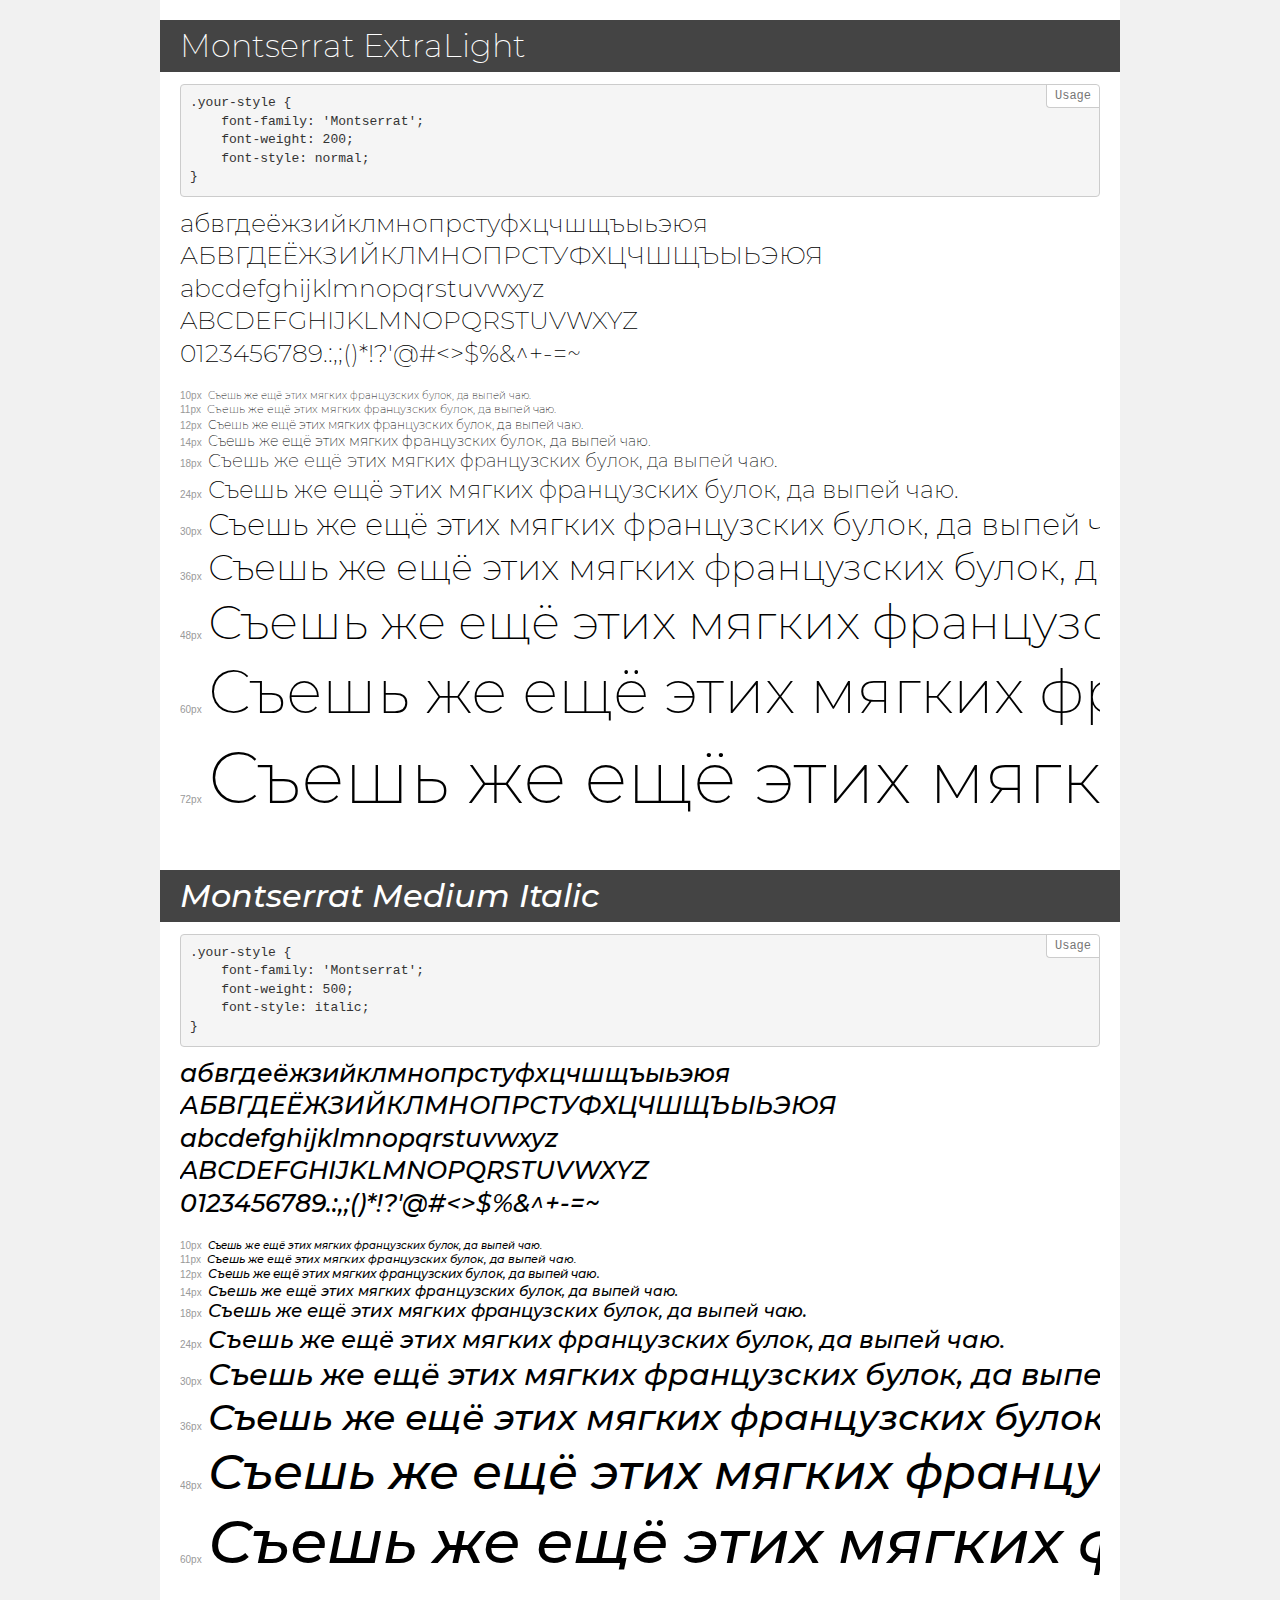
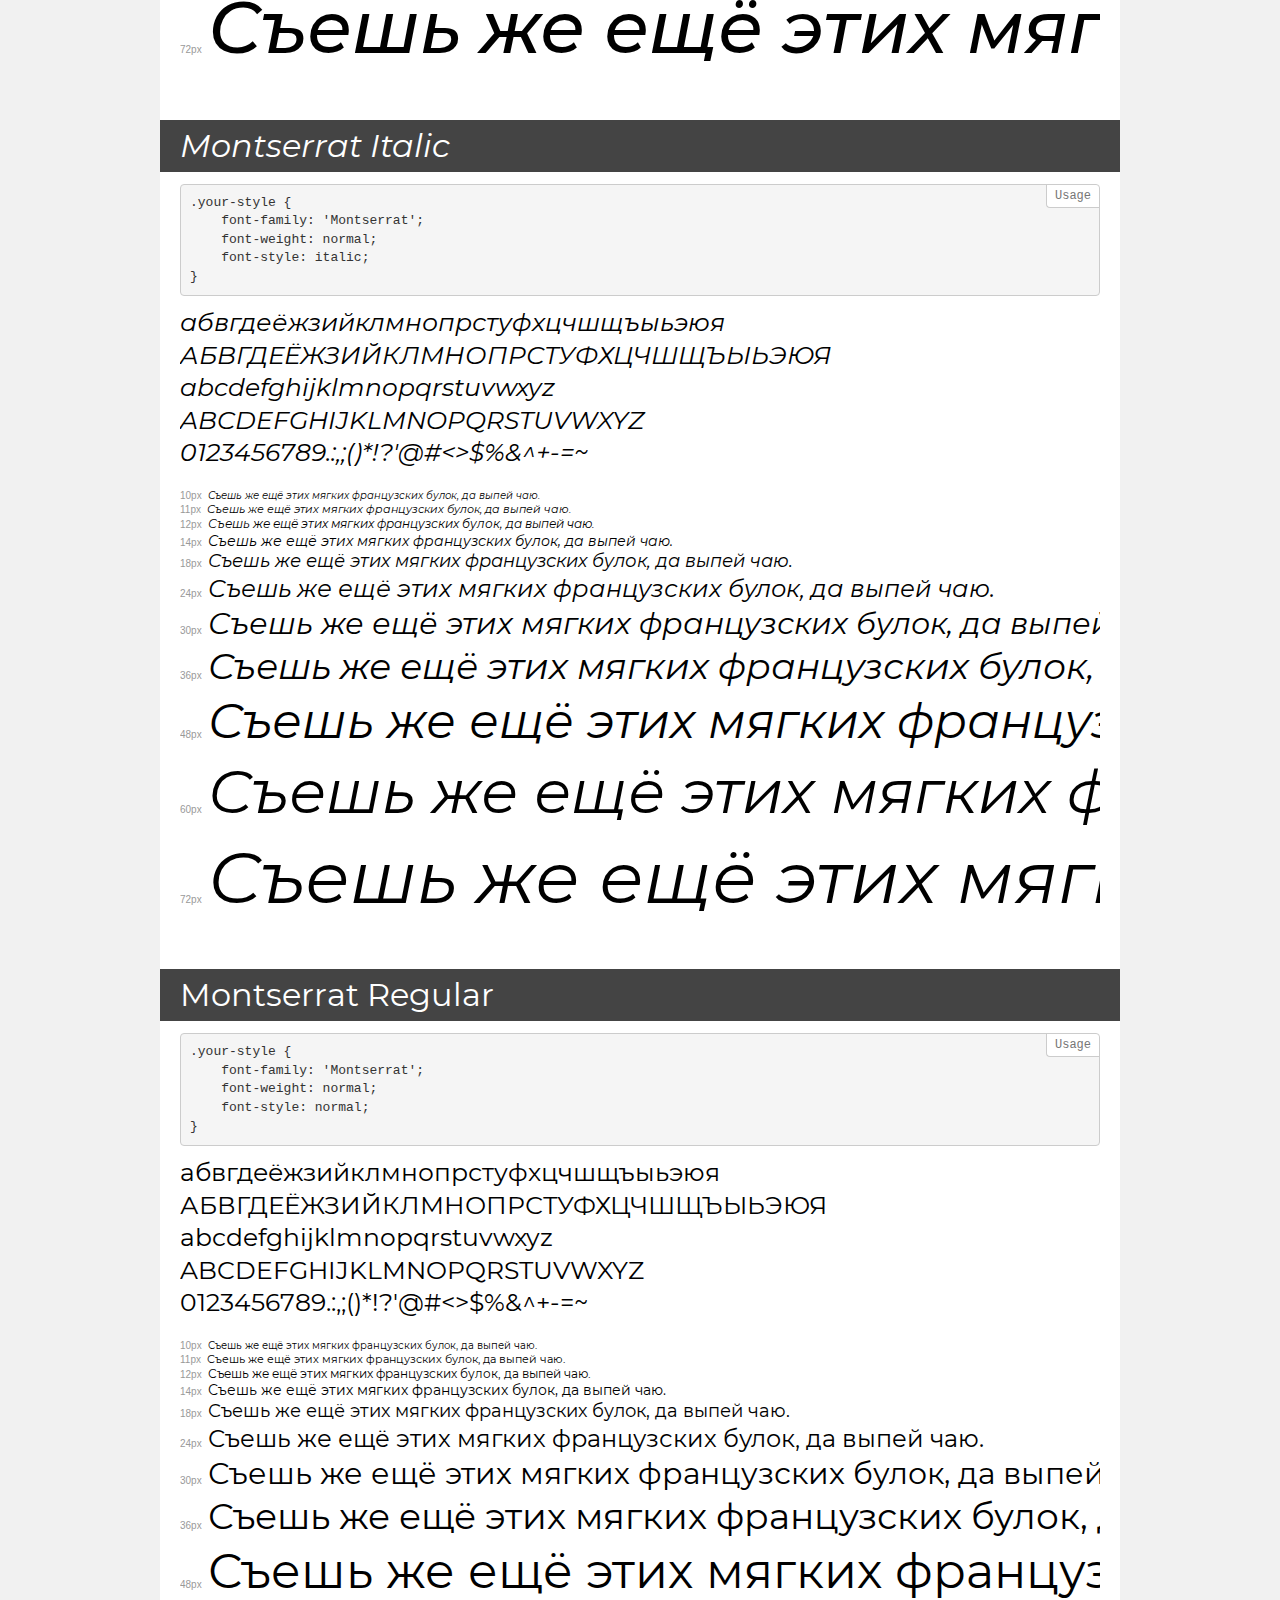
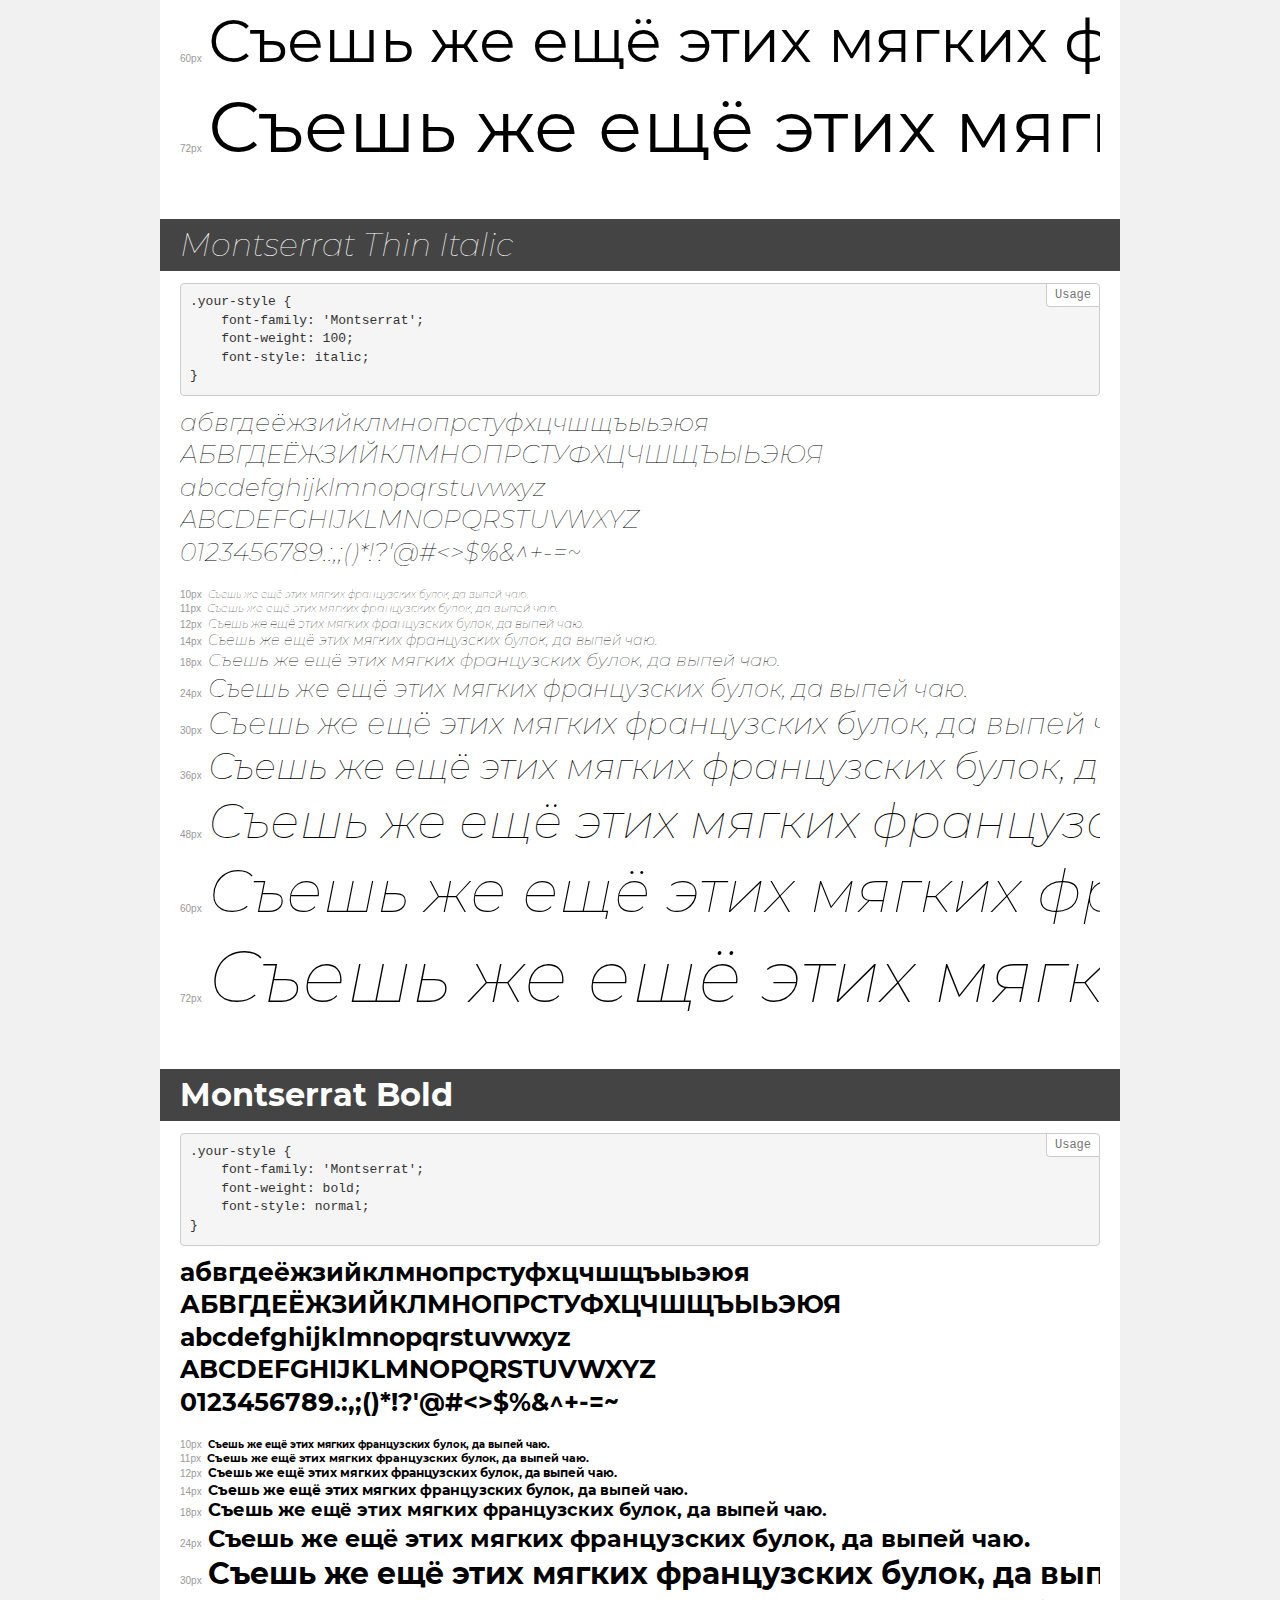
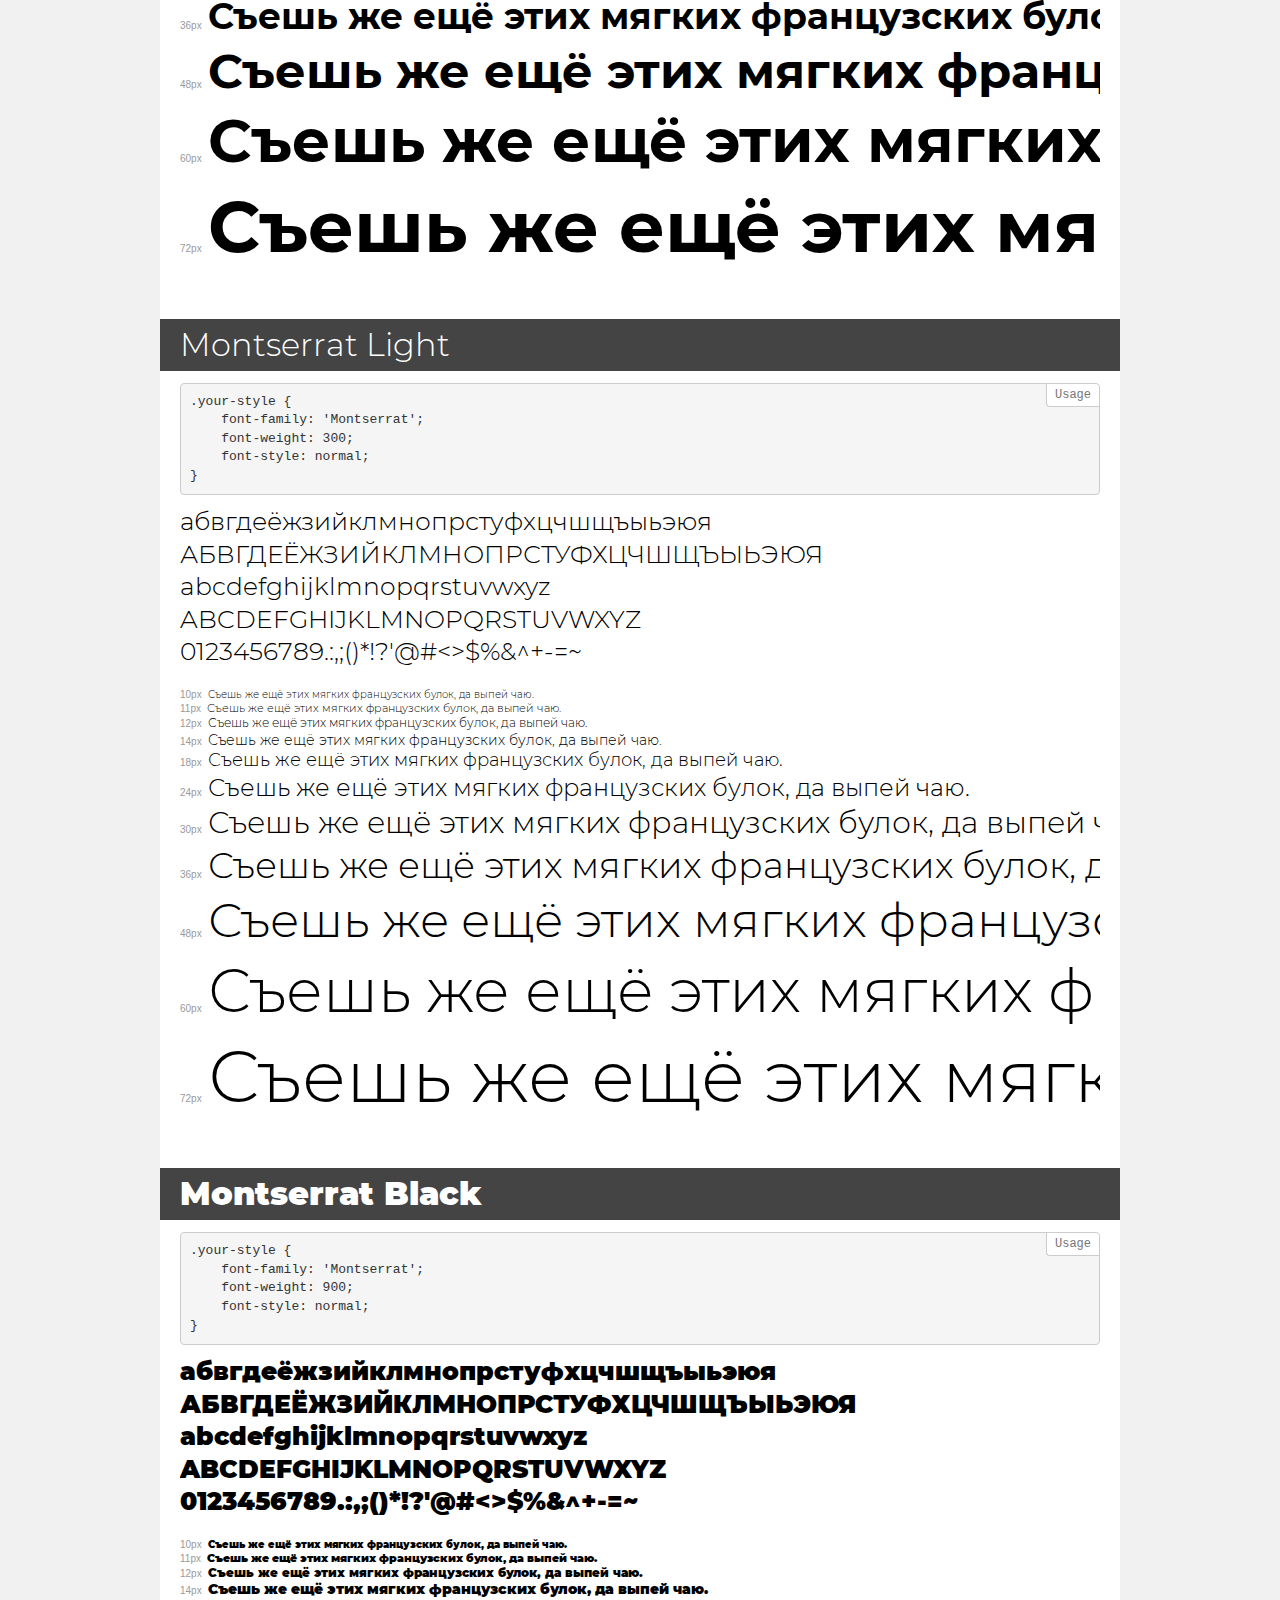
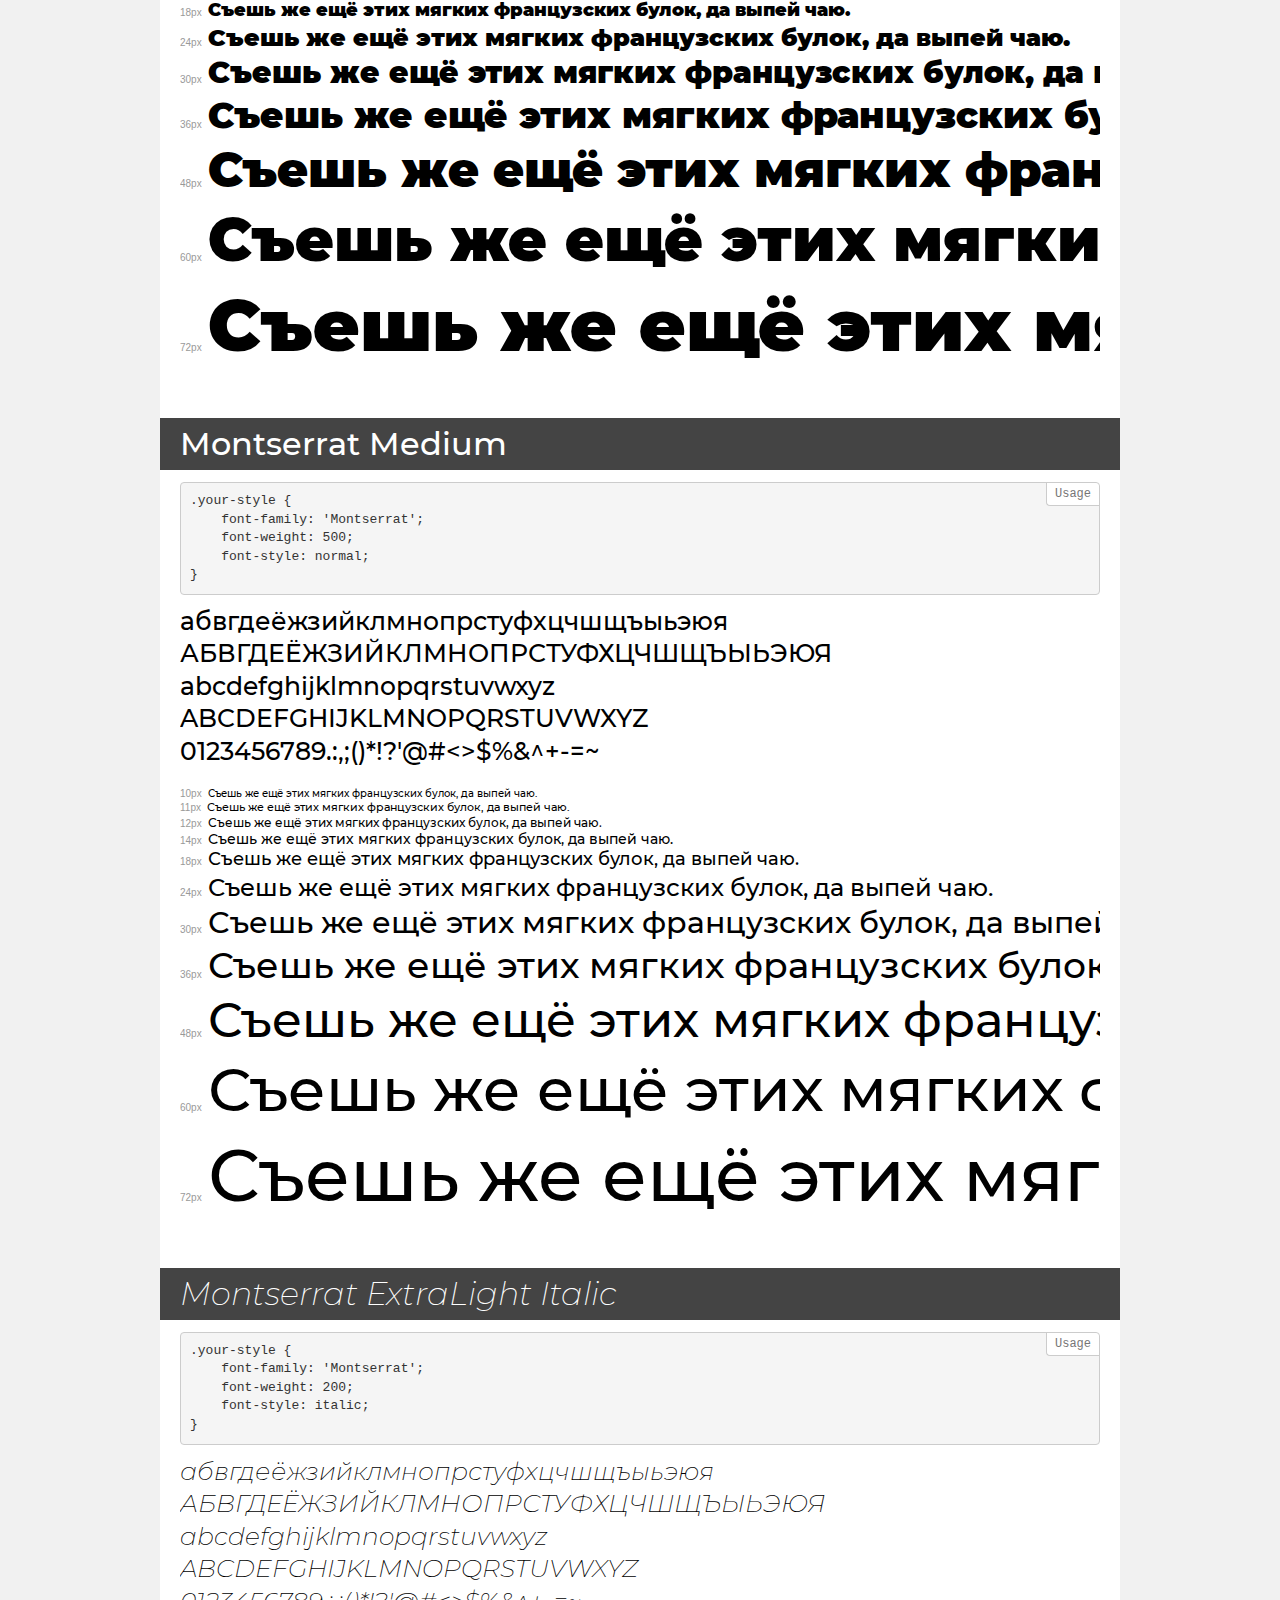
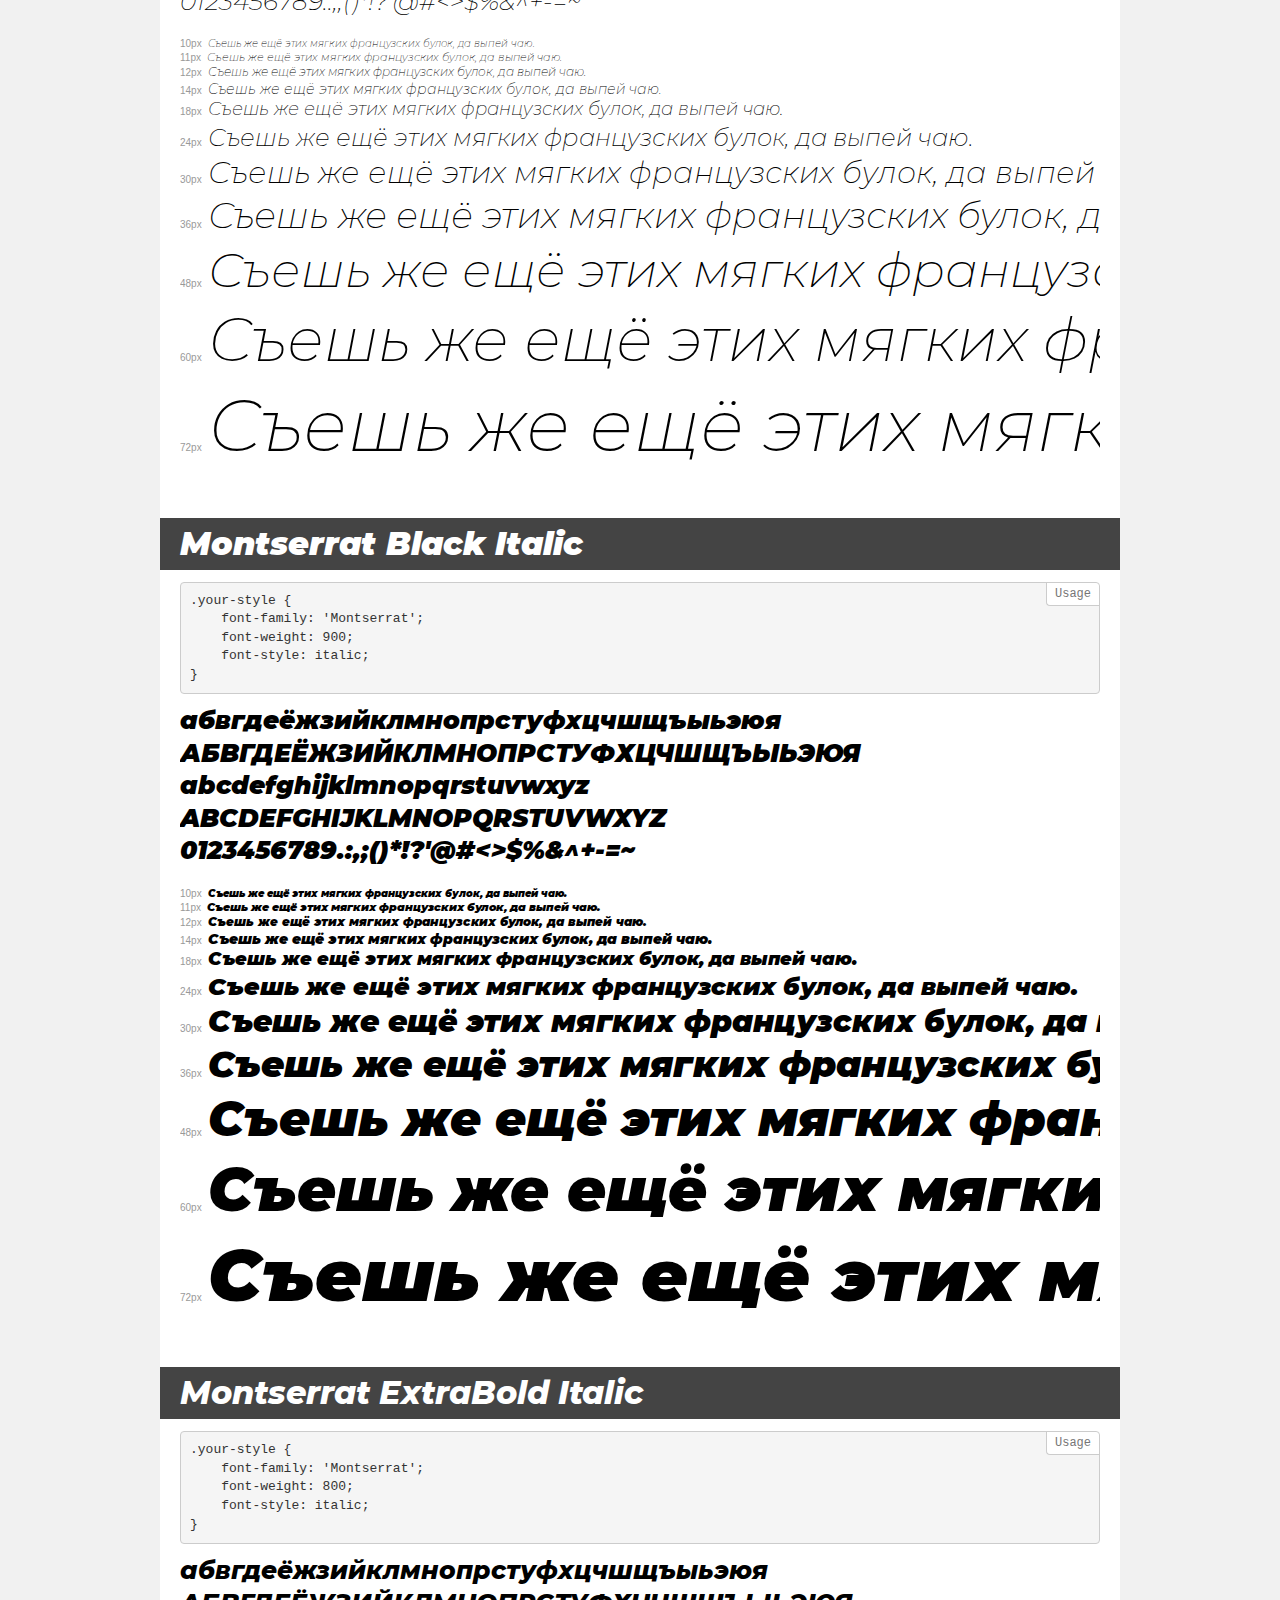
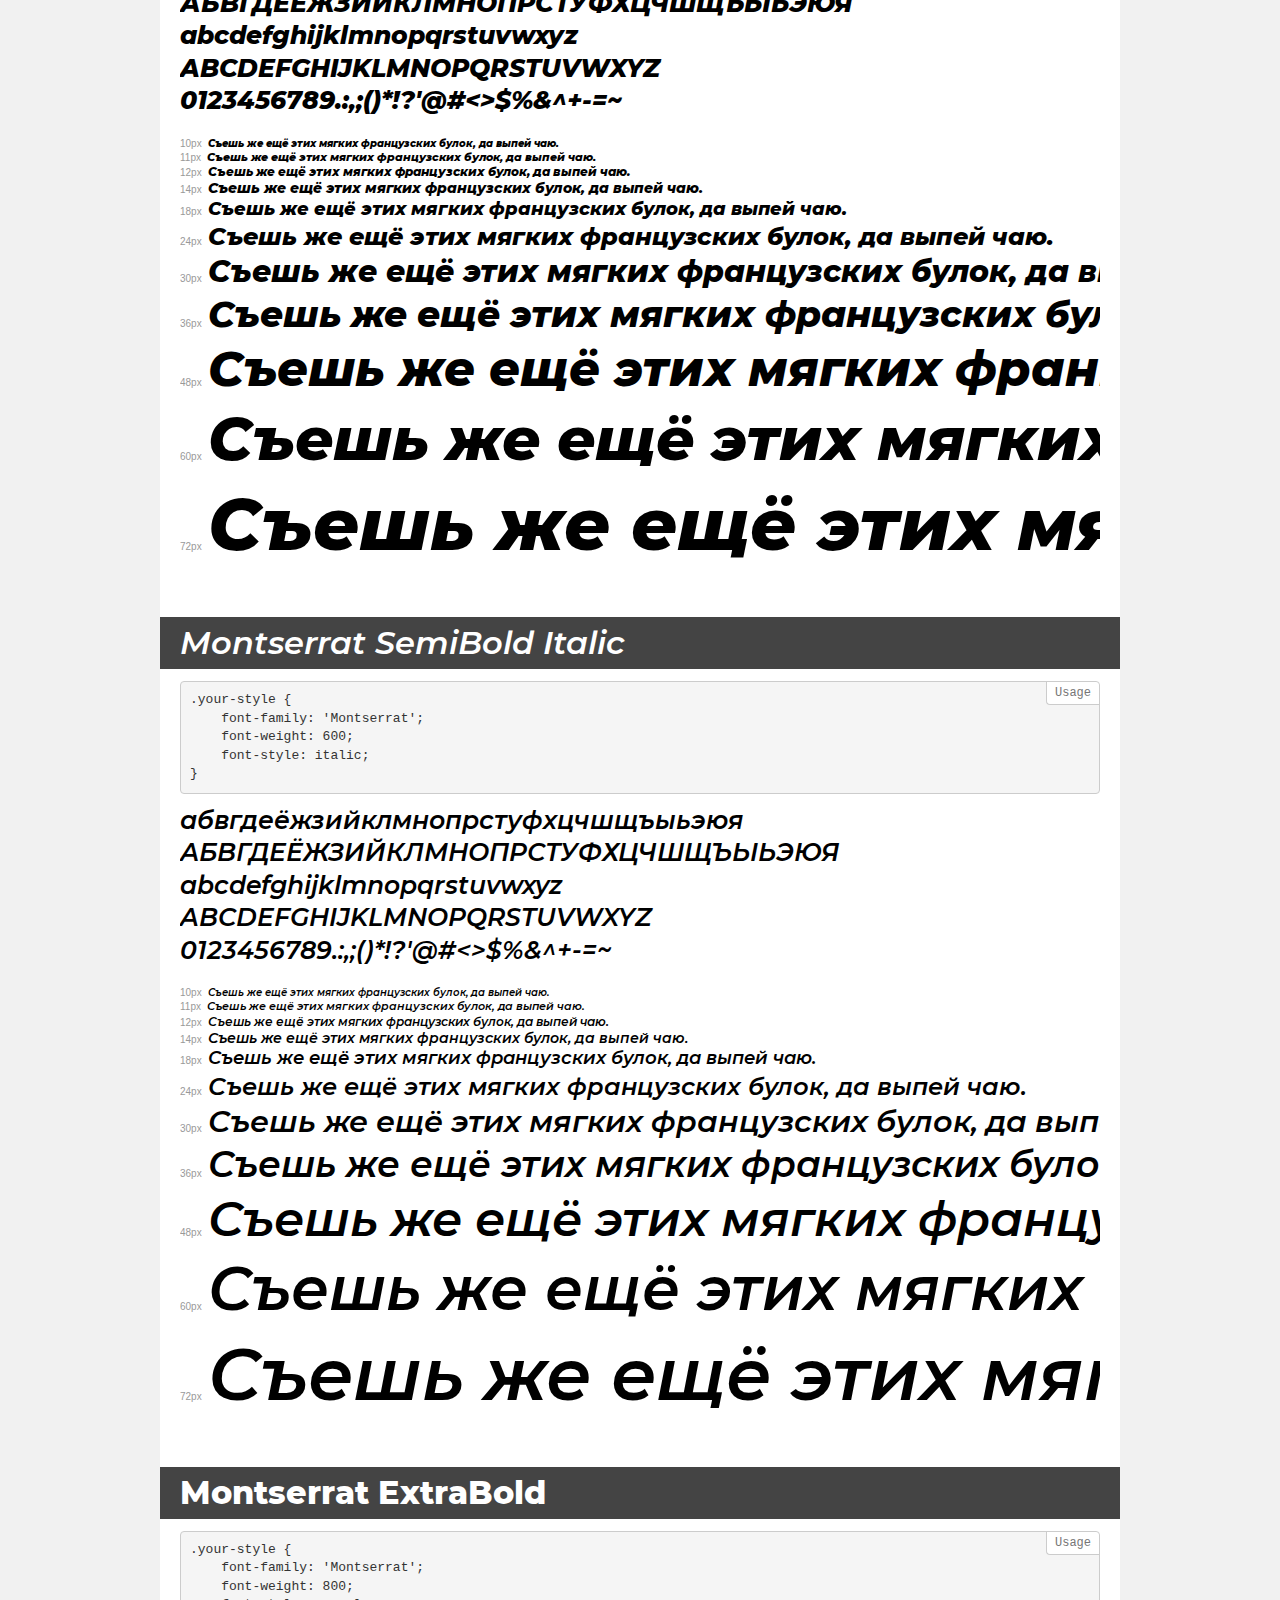
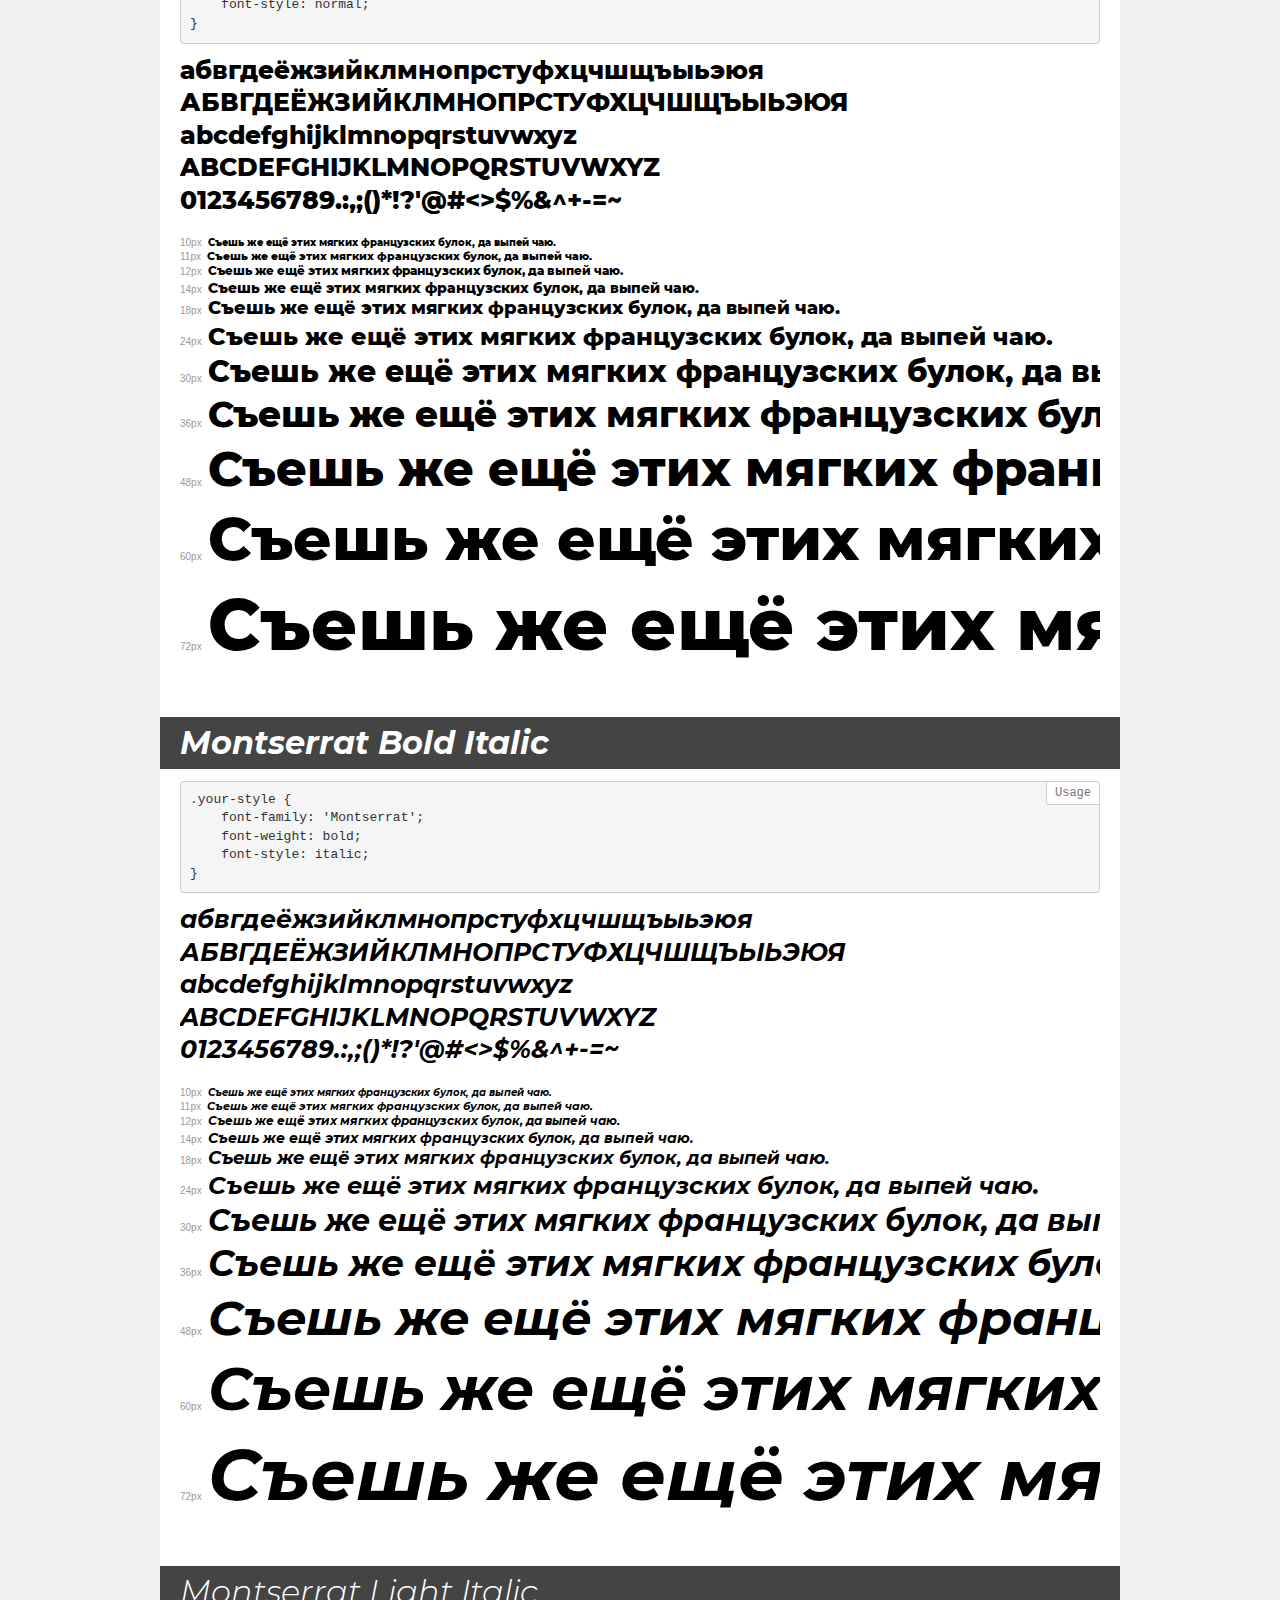
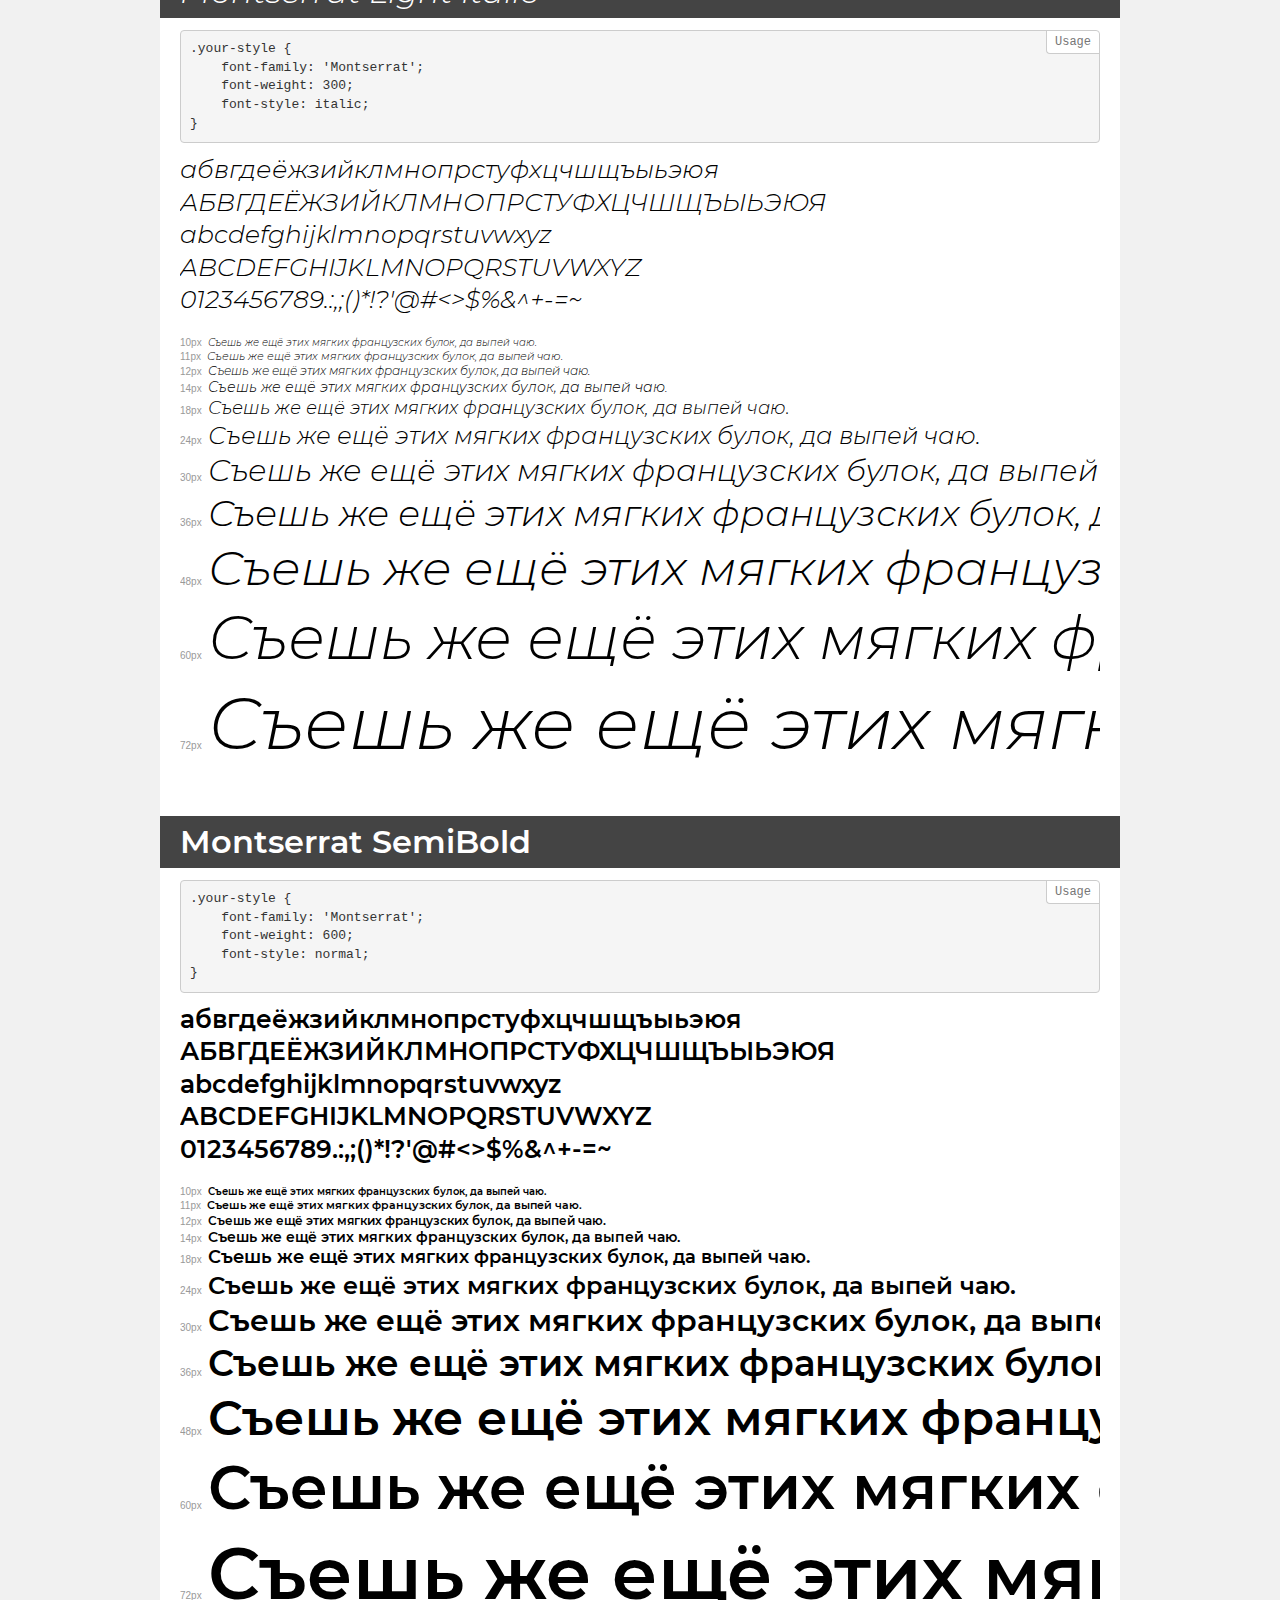
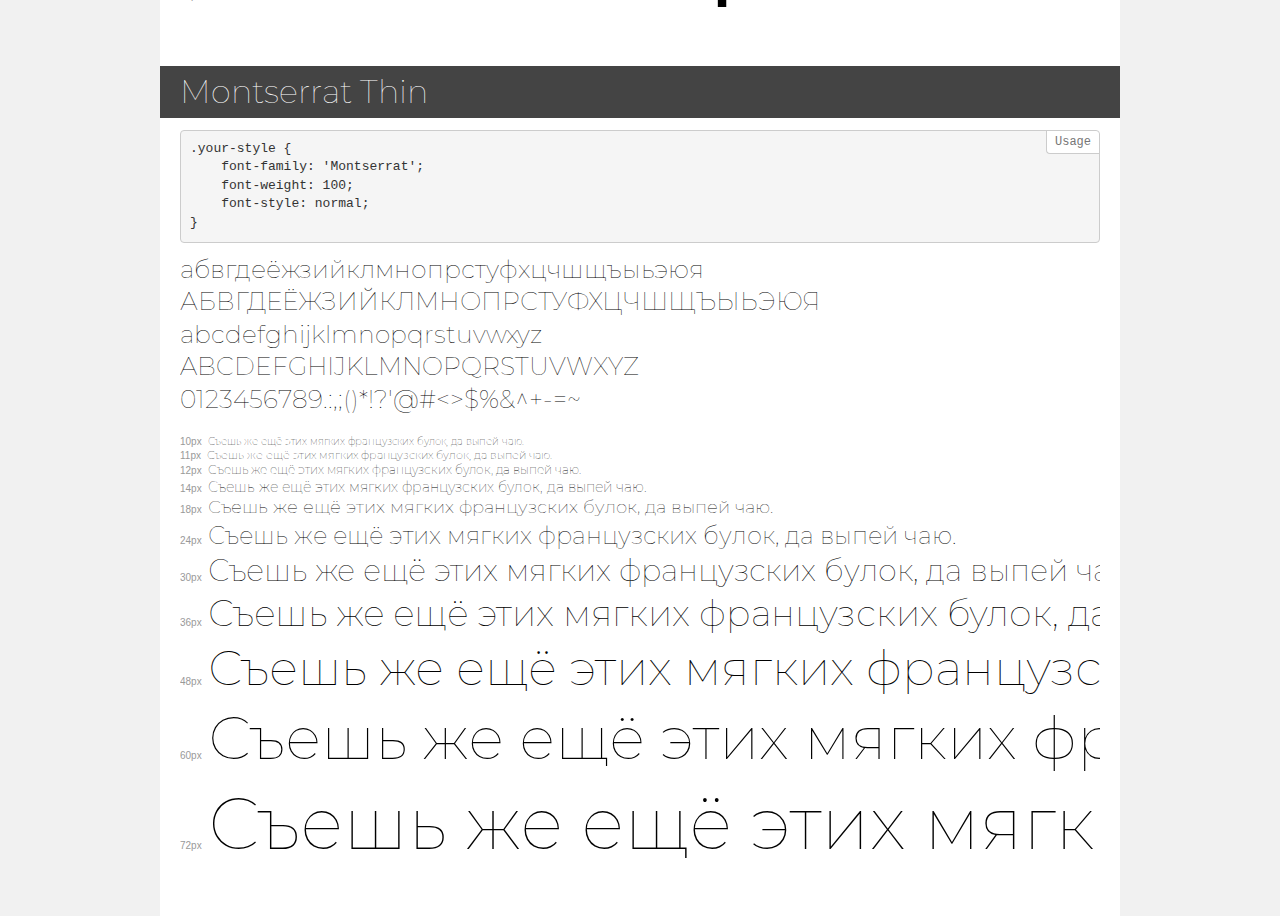
<file: fonts/Montserrat/demo.html>
<!DOCTYPE html>
<html>
<head>
    <meta charset="utf-8">
    <meta http-equiv="X-UA-Compatible" content="IE=edge">
    <meta name="viewport" content="width=device-width, initial-scale=1">
    <meta name="robots" content="noindex, noarchive">
    <meta name="format-detection" content="telephone=no">
    <title>Transfonter demo</title>
    <link href="stylesheet.css" rel="stylesheet">
    <style>
        /*
        http://meyerweb.com/eric/tools/css/reset/
        v2.0 | 20110126
        License: none (public domain)
        */
        html, body, div, span, applet, object, iframe,
        h1, h2, h3, h4, h5, h6, p, blockquote, pre,
        a, abbr, acronym, address, big, cite, code,
        del, dfn, em, img, ins, kbd, q, s, samp,
        small, strike, strong, sub, sup, tt, var,
        b, u, i, center,
        dl, dt, dd, ol, ul, li,
        fieldset, form, label, legend,
        table, caption, tbody, tfoot, thead, tr, th, td,
        article, aside, canvas, details, embed,
        figure, figcaption, footer, header, hgroup,
        menu, nav, output, ruby, section, summary,
        time, mark, audio, video {
            margin: 0;
            padding: 0;
            border: 0;
            font-size: 100%;
            font: inherit;
            vertical-align: baseline;
        }
        /* HTML5 display-role reset for older browsers */
        article, aside, details, figcaption, figure,
        footer, header, hgroup, menu, nav, section {
            display: block;
        }
        body {
            line-height: 1;
        }
        ol, ul {
            list-style: none;
        }
        blockquote, q {
            quotes: none;
        }
        blockquote:before, blockquote:after,
        q:before, q:after {
            content: '';
            content: none;
        }
        table {
            border-collapse: collapse;
            border-spacing: 0;
        }
        /* common styles */
        body {
            background: #f1f1f1;
            color: #000;
        }
        .page {
            background: #fff;
            width: 920px;
            margin: 0 auto;
            padding: 20px 20px 0 20px;
            overflow: hidden;
        }
        .font-container {
            overflow-x: auto;
            overflow-y: hidden;
            margin-bottom: 40px;
            line-height: 1.3;
            white-space: nowrap;
            padding-bottom: 5px;
        }
        h1 {
            position: relative;
            background: #444;
            font-size: 32px;
            color: #fff;
            padding: 10px 20px;
            margin: 0 -20px 12px -20px;
        }
        .letters {
            font-size: 25px;
            margin-bottom: 20px;
        }
        .s10:before {
            content: '10px';
        }
        .s11:before {
            content: '11px';
        }
        .s12:before {
            content: '12px';
        }
        .s14:before {
            content: '14px';
        }
        .s18:before {
            content: '18px';
        }
        .s24:before {
            content: '24px';
        }
        .s30:before {
            content: '30px';
        }
        .s36:before {
            content: '36px';
        }
        .s48:before {
            content: '48px';
        }
        .s60:before {
            content: '60px';
        }
        .s72:before {
            content: '72px';
        }
        .s10:before, .s11:before, .s12:before, .s14:before,
        .s18:before, .s24:before, .s30:before, .s36:before,
        .s48:before, .s60:before, .s72:before {
            font-family: Arial, sans-serif;
            font-size: 10px;
            font-weight: normal;
            font-style: normal;
            color: #999;
            padding-right: 6px;
        }
        pre {
            display: block;
            position: relative;
            padding: 9px;
            margin: 0 0 10px;
            font-family: Monaco, Menlo, Consolas, "Courier New", monospace !important;
            font-size: 13px;
            line-height: 1.428571429;
            color: #333;
            font-weight: normal !important;
            font-style: normal !important;
            background-color: #f5f5f5;
            border: 1px solid #ccc;
            overflow-x: auto;
            border-radius: 4px;
        }
        pre:after {
            display: block;
            position: absolute;
            right: 0;
            top: 0;
            content: 'Usage';
            line-height: 1;
            padding: 5px 8px;
            font-size: 12px;
            color: #767676;
            background-color: #fff;
            border: 1px solid #ccc;
            border-right: none;
            border-top: none;
            border-radius: 0 4px 0 4px;
            z-index: 10;
        }
        /* responsive */
        @media (max-width: 959px) {
            .page {
                width: auto;
                margin: 0;
            }
        }
    </style>
</head>
<body>
<div class="page">
    <div class="demo" style="font-family: 'Montserrat'; font-weight: 200; font-style: normal;">
        <h1>Montserrat ExtraLight</h1>
        <pre>.your-style {
    font-family: 'Montserrat';
    font-weight: 200;
    font-style: normal;
}</pre>
        <div class="font-container">
            <p class="letters">
                абвгдеёжзийклмнопрстуфхцчшщъыьэюя<br>
АБВГДЕЁЖЗИЙКЛМНОПРСТУФХЦЧШЩЪЫЬЭЮЯ<br>
abcdefghijklmnopqrstuvwxyz<br>
ABCDEFGHIJKLMNOPQRSTUVWXYZ<br>
                0123456789.:,;()*!?'@#<>$%&^+-=~
            </p>
            <p class="s10" style="font-size: 10px;">Съешь же ещё этих мягких французских булок, да выпей чаю.</p>
            <p class="s11" style="font-size: 11px;">Съешь же ещё этих мягких французских булок, да выпей чаю.</p>
            <p class="s12" style="font-size: 12px;">Съешь же ещё этих мягких французских булок, да выпей чаю.</p>
            <p class="s14" style="font-size: 14px;">Съешь же ещё этих мягких французских булок, да выпей чаю.</p>
            <p class="s18" style="font-size: 18px;">Съешь же ещё этих мягких французских булок, да выпей чаю.</p>
            <p class="s24" style="font-size: 24px;">Съешь же ещё этих мягких французских булок, да выпей чаю.</p>
            <p class="s30" style="font-size: 30px;">Съешь же ещё этих мягких французских булок, да выпей чаю.</p>
            <p class="s36" style="font-size: 36px;">Съешь же ещё этих мягких французских булок, да выпей чаю.</p>
            <p class="s48" style="font-size: 48px;">Съешь же ещё этих мягких французских булок, да выпей чаю.</p>
            <p class="s60" style="font-size: 60px;">Съешь же ещё этих мягких французских булок, да выпей чаю.</p>
            <p class="s72" style="font-size: 72px;">Съешь же ещё этих мягких французских булок, да выпей чаю.</p>
        </div>
    </div>
    <div class="demo" style="font-family: 'Montserrat'; font-weight: 500; font-style: italic;">
        <h1>Montserrat Medium Italic</h1>
        <pre>.your-style {
    font-family: 'Montserrat';
    font-weight: 500;
    font-style: italic;
}</pre>
        <div class="font-container">
            <p class="letters">
                абвгдеёжзийклмнопрстуфхцчшщъыьэюя<br>
АБВГДЕЁЖЗИЙКЛМНОПРСТУФХЦЧШЩЪЫЬЭЮЯ<br>
abcdefghijklmnopqrstuvwxyz<br>
ABCDEFGHIJKLMNOPQRSTUVWXYZ<br>
                0123456789.:,;()*!?'@#<>$%&^+-=~
            </p>
            <p class="s10" style="font-size: 10px;">Съешь же ещё этих мягких французских булок, да выпей чаю.</p>
            <p class="s11" style="font-size: 11px;">Съешь же ещё этих мягких французских булок, да выпей чаю.</p>
            <p class="s12" style="font-size: 12px;">Съешь же ещё этих мягких французских булок, да выпей чаю.</p>
            <p class="s14" style="font-size: 14px;">Съешь же ещё этих мягких французских булок, да выпей чаю.</p>
            <p class="s18" style="font-size: 18px;">Съешь же ещё этих мягких французских булок, да выпей чаю.</p>
            <p class="s24" style="font-size: 24px;">Съешь же ещё этих мягких французских булок, да выпей чаю.</p>
            <p class="s30" style="font-size: 30px;">Съешь же ещё этих мягких французских булок, да выпей чаю.</p>
            <p class="s36" style="font-size: 36px;">Съешь же ещё этих мягких французских булок, да выпей чаю.</p>
            <p class="s48" style="font-size: 48px;">Съешь же ещё этих мягких французских булок, да выпей чаю.</p>
            <p class="s60" style="font-size: 60px;">Съешь же ещё этих мягких французских булок, да выпей чаю.</p>
            <p class="s72" style="font-size: 72px;">Съешь же ещё этих мягких французских булок, да выпей чаю.</p>
        </div>
    </div>
    <div class="demo" style="font-family: 'Montserrat'; font-weight: normal; font-style: italic;">
        <h1>Montserrat Italic</h1>
        <pre>.your-style {
    font-family: 'Montserrat';
    font-weight: normal;
    font-style: italic;
}</pre>
        <div class="font-container">
            <p class="letters">
                абвгдеёжзийклмнопрстуфхцчшщъыьэюя<br>
АБВГДЕЁЖЗИЙКЛМНОПРСТУФХЦЧШЩЪЫЬЭЮЯ<br>
abcdefghijklmnopqrstuvwxyz<br>
ABCDEFGHIJKLMNOPQRSTUVWXYZ<br>
                0123456789.:,;()*!?'@#<>$%&^+-=~
            </p>
            <p class="s10" style="font-size: 10px;">Съешь же ещё этих мягких французских булок, да выпей чаю.</p>
            <p class="s11" style="font-size: 11px;">Съешь же ещё этих мягких французских булок, да выпей чаю.</p>
            <p class="s12" style="font-size: 12px;">Съешь же ещё этих мягких французских булок, да выпей чаю.</p>
            <p class="s14" style="font-size: 14px;">Съешь же ещё этих мягких французских булок, да выпей чаю.</p>
            <p class="s18" style="font-size: 18px;">Съешь же ещё этих мягких французских булок, да выпей чаю.</p>
            <p class="s24" style="font-size: 24px;">Съешь же ещё этих мягких французских булок, да выпей чаю.</p>
            <p class="s30" style="font-size: 30px;">Съешь же ещё этих мягких французских булок, да выпей чаю.</p>
            <p class="s36" style="font-size: 36px;">Съешь же ещё этих мягких французских булок, да выпей чаю.</p>
            <p class="s48" style="font-size: 48px;">Съешь же ещё этих мягких французских булок, да выпей чаю.</p>
            <p class="s60" style="font-size: 60px;">Съешь же ещё этих мягких французских булок, да выпей чаю.</p>
            <p class="s72" style="font-size: 72px;">Съешь же ещё этих мягких французских булок, да выпей чаю.</p>
        </div>
    </div>
    <div class="demo" style="font-family: 'Montserrat'; font-weight: normal; font-style: normal;">
        <h1>Montserrat Regular</h1>
        <pre>.your-style {
    font-family: 'Montserrat';
    font-weight: normal;
    font-style: normal;
}</pre>
        <div class="font-container">
            <p class="letters">
                абвгдеёжзийклмнопрстуфхцчшщъыьэюя<br>
АБВГДЕЁЖЗИЙКЛМНОПРСТУФХЦЧШЩЪЫЬЭЮЯ<br>
abcdefghijklmnopqrstuvwxyz<br>
ABCDEFGHIJKLMNOPQRSTUVWXYZ<br>
                0123456789.:,;()*!?'@#<>$%&^+-=~
            </p>
            <p class="s10" style="font-size: 10px;">Съешь же ещё этих мягких французских булок, да выпей чаю.</p>
            <p class="s11" style="font-size: 11px;">Съешь же ещё этих мягких французских булок, да выпей чаю.</p>
            <p class="s12" style="font-size: 12px;">Съешь же ещё этих мягких французских булок, да выпей чаю.</p>
            <p class="s14" style="font-size: 14px;">Съешь же ещё этих мягких французских булок, да выпей чаю.</p>
            <p class="s18" style="font-size: 18px;">Съешь же ещё этих мягких французских булок, да выпей чаю.</p>
            <p class="s24" style="font-size: 24px;">Съешь же ещё этих мягких французских булок, да выпей чаю.</p>
            <p class="s30" style="font-size: 30px;">Съешь же ещё этих мягких французских булок, да выпей чаю.</p>
            <p class="s36" style="font-size: 36px;">Съешь же ещё этих мягких французских булок, да выпей чаю.</p>
            <p class="s48" style="font-size: 48px;">Съешь же ещё этих мягких французских булок, да выпей чаю.</p>
            <p class="s60" style="font-size: 60px;">Съешь же ещё этих мягких французских булок, да выпей чаю.</p>
            <p class="s72" style="font-size: 72px;">Съешь же ещё этих мягких французских булок, да выпей чаю.</p>
        </div>
    </div>
    <div class="demo" style="font-family: 'Montserrat'; font-weight: 100; font-style: italic;">
        <h1>Montserrat Thin Italic</h1>
        <pre>.your-style {
    font-family: 'Montserrat';
    font-weight: 100;
    font-style: italic;
}</pre>
        <div class="font-container">
            <p class="letters">
                абвгдеёжзийклмнопрстуфхцчшщъыьэюя<br>
АБВГДЕЁЖЗИЙКЛМНОПРСТУФХЦЧШЩЪЫЬЭЮЯ<br>
abcdefghijklmnopqrstuvwxyz<br>
ABCDEFGHIJKLMNOPQRSTUVWXYZ<br>
                0123456789.:,;()*!?'@#<>$%&^+-=~
            </p>
            <p class="s10" style="font-size: 10px;">Съешь же ещё этих мягких французских булок, да выпей чаю.</p>
            <p class="s11" style="font-size: 11px;">Съешь же ещё этих мягких французских булок, да выпей чаю.</p>
            <p class="s12" style="font-size: 12px;">Съешь же ещё этих мягких французских булок, да выпей чаю.</p>
            <p class="s14" style="font-size: 14px;">Съешь же ещё этих мягких французских булок, да выпей чаю.</p>
            <p class="s18" style="font-size: 18px;">Съешь же ещё этих мягких французских булок, да выпей чаю.</p>
            <p class="s24" style="font-size: 24px;">Съешь же ещё этих мягких французских булок, да выпей чаю.</p>
            <p class="s30" style="font-size: 30px;">Съешь же ещё этих мягких французских булок, да выпей чаю.</p>
            <p class="s36" style="font-size: 36px;">Съешь же ещё этих мягких французских булок, да выпей чаю.</p>
            <p class="s48" style="font-size: 48px;">Съешь же ещё этих мягких французских булок, да выпей чаю.</p>
            <p class="s60" style="font-size: 60px;">Съешь же ещё этих мягких французских булок, да выпей чаю.</p>
            <p class="s72" style="font-size: 72px;">Съешь же ещё этих мягких французских булок, да выпей чаю.</p>
        </div>
    </div>
    <div class="demo" style="font-family: 'Montserrat'; font-weight: bold; font-style: normal;">
        <h1>Montserrat Bold</h1>
        <pre>.your-style {
    font-family: 'Montserrat';
    font-weight: bold;
    font-style: normal;
}</pre>
        <div class="font-container">
            <p class="letters">
                абвгдеёжзийклмнопрстуфхцчшщъыьэюя<br>
АБВГДЕЁЖЗИЙКЛМНОПРСТУФХЦЧШЩЪЫЬЭЮЯ<br>
abcdefghijklmnopqrstuvwxyz<br>
ABCDEFGHIJKLMNOPQRSTUVWXYZ<br>
                0123456789.:,;()*!?'@#<>$%&^+-=~
            </p>
            <p class="s10" style="font-size: 10px;">Съешь же ещё этих мягких французских булок, да выпей чаю.</p>
            <p class="s11" style="font-size: 11px;">Съешь же ещё этих мягких французских булок, да выпей чаю.</p>
            <p class="s12" style="font-size: 12px;">Съешь же ещё этих мягких французских булок, да выпей чаю.</p>
            <p class="s14" style="font-size: 14px;">Съешь же ещё этих мягких французских булок, да выпей чаю.</p>
            <p class="s18" style="font-size: 18px;">Съешь же ещё этих мягких французских булок, да выпей чаю.</p>
            <p class="s24" style="font-size: 24px;">Съешь же ещё этих мягких французских булок, да выпей чаю.</p>
            <p class="s30" style="font-size: 30px;">Съешь же ещё этих мягких французских булок, да выпей чаю.</p>
            <p class="s36" style="font-size: 36px;">Съешь же ещё этих мягких французских булок, да выпей чаю.</p>
            <p class="s48" style="font-size: 48px;">Съешь же ещё этих мягких французских булок, да выпей чаю.</p>
            <p class="s60" style="font-size: 60px;">Съешь же ещё этих мягких французских булок, да выпей чаю.</p>
            <p class="s72" style="font-size: 72px;">Съешь же ещё этих мягких французских булок, да выпей чаю.</p>
        </div>
    </div>
    <div class="demo" style="font-family: 'Montserrat'; font-weight: 300; font-style: normal;">
        <h1>Montserrat Light</h1>
        <pre>.your-style {
    font-family: 'Montserrat';
    font-weight: 300;
    font-style: normal;
}</pre>
        <div class="font-container">
            <p class="letters">
                абвгдеёжзийклмнопрстуфхцчшщъыьэюя<br>
АБВГДЕЁЖЗИЙКЛМНОПРСТУФХЦЧШЩЪЫЬЭЮЯ<br>
abcdefghijklmnopqrstuvwxyz<br>
ABCDEFGHIJKLMNOPQRSTUVWXYZ<br>
                0123456789.:,;()*!?'@#<>$%&^+-=~
            </p>
            <p class="s10" style="font-size: 10px;">Съешь же ещё этих мягких французских булок, да выпей чаю.</p>
            <p class="s11" style="font-size: 11px;">Съешь же ещё этих мягких французских булок, да выпей чаю.</p>
            <p class="s12" style="font-size: 12px;">Съешь же ещё этих мягких французских булок, да выпей чаю.</p>
            <p class="s14" style="font-size: 14px;">Съешь же ещё этих мягких французских булок, да выпей чаю.</p>
            <p class="s18" style="font-size: 18px;">Съешь же ещё этих мягких французских булок, да выпей чаю.</p>
            <p class="s24" style="font-size: 24px;">Съешь же ещё этих мягких французских булок, да выпей чаю.</p>
            <p class="s30" style="font-size: 30px;">Съешь же ещё этих мягких французских булок, да выпей чаю.</p>
            <p class="s36" style="font-size: 36px;">Съешь же ещё этих мягких французских булок, да выпей чаю.</p>
            <p class="s48" style="font-size: 48px;">Съешь же ещё этих мягких французских булок, да выпей чаю.</p>
            <p class="s60" style="font-size: 60px;">Съешь же ещё этих мягких французских булок, да выпей чаю.</p>
            <p class="s72" style="font-size: 72px;">Съешь же ещё этих мягких французских булок, да выпей чаю.</p>
        </div>
    </div>
    <div class="demo" style="font-family: 'Montserrat'; font-weight: 900; font-style: normal;">
        <h1>Montserrat Black</h1>
        <pre>.your-style {
    font-family: 'Montserrat';
    font-weight: 900;
    font-style: normal;
}</pre>
        <div class="font-container">
            <p class="letters">
                абвгдеёжзийклмнопрстуфхцчшщъыьэюя<br>
АБВГДЕЁЖЗИЙКЛМНОПРСТУФХЦЧШЩЪЫЬЭЮЯ<br>
abcdefghijklmnopqrstuvwxyz<br>
ABCDEFGHIJKLMNOPQRSTUVWXYZ<br>
                0123456789.:,;()*!?'@#<>$%&^+-=~
            </p>
            <p class="s10" style="font-size: 10px;">Съешь же ещё этих мягких французских булок, да выпей чаю.</p>
            <p class="s11" style="font-size: 11px;">Съешь же ещё этих мягких французских булок, да выпей чаю.</p>
            <p class="s12" style="font-size: 12px;">Съешь же ещё этих мягких французских булок, да выпей чаю.</p>
            <p class="s14" style="font-size: 14px;">Съешь же ещё этих мягких французских булок, да выпей чаю.</p>
            <p class="s18" style="font-size: 18px;">Съешь же ещё этих мягких французских булок, да выпей чаю.</p>
            <p class="s24" style="font-size: 24px;">Съешь же ещё этих мягких французских булок, да выпей чаю.</p>
            <p class="s30" style="font-size: 30px;">Съешь же ещё этих мягких французских булок, да выпей чаю.</p>
            <p class="s36" style="font-size: 36px;">Съешь же ещё этих мягких французских булок, да выпей чаю.</p>
            <p class="s48" style="font-size: 48px;">Съешь же ещё этих мягких французских булок, да выпей чаю.</p>
            <p class="s60" style="font-size: 60px;">Съешь же ещё этих мягких французских булок, да выпей чаю.</p>
            <p class="s72" style="font-size: 72px;">Съешь же ещё этих мягких французских булок, да выпей чаю.</p>
        </div>
    </div>
    <div class="demo" style="font-family: 'Montserrat'; font-weight: 500; font-style: normal;">
        <h1>Montserrat Medium</h1>
        <pre>.your-style {
    font-family: 'Montserrat';
    font-weight: 500;
    font-style: normal;
}</pre>
        <div class="font-container">
            <p class="letters">
                абвгдеёжзийклмнопрстуфхцчшщъыьэюя<br>
АБВГДЕЁЖЗИЙКЛМНОПРСТУФХЦЧШЩЪЫЬЭЮЯ<br>
abcdefghijklmnopqrstuvwxyz<br>
ABCDEFGHIJKLMNOPQRSTUVWXYZ<br>
                0123456789.:,;()*!?'@#<>$%&^+-=~
            </p>
            <p class="s10" style="font-size: 10px;">Съешь же ещё этих мягких французских булок, да выпей чаю.</p>
            <p class="s11" style="font-size: 11px;">Съешь же ещё этих мягких французских булок, да выпей чаю.</p>
            <p class="s12" style="font-size: 12px;">Съешь же ещё этих мягких французских булок, да выпей чаю.</p>
            <p class="s14" style="font-size: 14px;">Съешь же ещё этих мягких французских булок, да выпей чаю.</p>
            <p class="s18" style="font-size: 18px;">Съешь же ещё этих мягких французских булок, да выпей чаю.</p>
            <p class="s24" style="font-size: 24px;">Съешь же ещё этих мягких французских булок, да выпей чаю.</p>
            <p class="s30" style="font-size: 30px;">Съешь же ещё этих мягких французских булок, да выпей чаю.</p>
            <p class="s36" style="font-size: 36px;">Съешь же ещё этих мягких французских булок, да выпей чаю.</p>
            <p class="s48" style="font-size: 48px;">Съешь же ещё этих мягких французских булок, да выпей чаю.</p>
            <p class="s60" style="font-size: 60px;">Съешь же ещё этих мягких французских булок, да выпей чаю.</p>
            <p class="s72" style="font-size: 72px;">Съешь же ещё этих мягких французских булок, да выпей чаю.</p>
        </div>
    </div>
    <div class="demo" style="font-family: 'Montserrat'; font-weight: 200; font-style: italic;">
        <h1>Montserrat ExtraLight Italic</h1>
        <pre>.your-style {
    font-family: 'Montserrat';
    font-weight: 200;
    font-style: italic;
}</pre>
        <div class="font-container">
            <p class="letters">
                абвгдеёжзийклмнопрстуфхцчшщъыьэюя<br>
АБВГДЕЁЖЗИЙКЛМНОПРСТУФХЦЧШЩЪЫЬЭЮЯ<br>
abcdefghijklmnopqrstuvwxyz<br>
ABCDEFGHIJKLMNOPQRSTUVWXYZ<br>
                0123456789.:,;()*!?'@#<>$%&^+-=~
            </p>
            <p class="s10" style="font-size: 10px;">Съешь же ещё этих мягких французских булок, да выпей чаю.</p>
            <p class="s11" style="font-size: 11px;">Съешь же ещё этих мягких французских булок, да выпей чаю.</p>
            <p class="s12" style="font-size: 12px;">Съешь же ещё этих мягких французских булок, да выпей чаю.</p>
            <p class="s14" style="font-size: 14px;">Съешь же ещё этих мягких французских булок, да выпей чаю.</p>
            <p class="s18" style="font-size: 18px;">Съешь же ещё этих мягких французских булок, да выпей чаю.</p>
            <p class="s24" style="font-size: 24px;">Съешь же ещё этих мягких французских булок, да выпей чаю.</p>
            <p class="s30" style="font-size: 30px;">Съешь же ещё этих мягких французских булок, да выпей чаю.</p>
            <p class="s36" style="font-size: 36px;">Съешь же ещё этих мягких французских булок, да выпей чаю.</p>
            <p class="s48" style="font-size: 48px;">Съешь же ещё этих мягких французских булок, да выпей чаю.</p>
            <p class="s60" style="font-size: 60px;">Съешь же ещё этих мягких французских булок, да выпей чаю.</p>
            <p class="s72" style="font-size: 72px;">Съешь же ещё этих мягких французских булок, да выпей чаю.</p>
        </div>
    </div>
    <div class="demo" style="font-family: 'Montserrat'; font-weight: 900; font-style: italic;">
        <h1>Montserrat Black Italic</h1>
        <pre>.your-style {
    font-family: 'Montserrat';
    font-weight: 900;
    font-style: italic;
}</pre>
        <div class="font-container">
            <p class="letters">
                абвгдеёжзийклмнопрстуфхцчшщъыьэюя<br>
АБВГДЕЁЖЗИЙКЛМНОПРСТУФХЦЧШЩЪЫЬЭЮЯ<br>
abcdefghijklmnopqrstuvwxyz<br>
ABCDEFGHIJKLMNOPQRSTUVWXYZ<br>
                0123456789.:,;()*!?'@#<>$%&^+-=~
            </p>
            <p class="s10" style="font-size: 10px;">Съешь же ещё этих мягких французских булок, да выпей чаю.</p>
            <p class="s11" style="font-size: 11px;">Съешь же ещё этих мягких французских булок, да выпей чаю.</p>
            <p class="s12" style="font-size: 12px;">Съешь же ещё этих мягких французских булок, да выпей чаю.</p>
            <p class="s14" style="font-size: 14px;">Съешь же ещё этих мягких французских булок, да выпей чаю.</p>
            <p class="s18" style="font-size: 18px;">Съешь же ещё этих мягких французских булок, да выпей чаю.</p>
            <p class="s24" style="font-size: 24px;">Съешь же ещё этих мягких французских булок, да выпей чаю.</p>
            <p class="s30" style="font-size: 30px;">Съешь же ещё этих мягких французских булок, да выпей чаю.</p>
            <p class="s36" style="font-size: 36px;">Съешь же ещё этих мягких французских булок, да выпей чаю.</p>
            <p class="s48" style="font-size: 48px;">Съешь же ещё этих мягких французских булок, да выпей чаю.</p>
            <p class="s60" style="font-size: 60px;">Съешь же ещё этих мягких французских булок, да выпей чаю.</p>
            <p class="s72" style="font-size: 72px;">Съешь же ещё этих мягких французских булок, да выпей чаю.</p>
        </div>
    </div>
    <div class="demo" style="font-family: 'Montserrat'; font-weight: 800; font-style: italic;">
        <h1>Montserrat ExtraBold Italic</h1>
        <pre>.your-style {
    font-family: 'Montserrat';
    font-weight: 800;
    font-style: italic;
}</pre>
        <div class="font-container">
            <p class="letters">
                абвгдеёжзийклмнопрстуфхцчшщъыьэюя<br>
АБВГДЕЁЖЗИЙКЛМНОПРСТУФХЦЧШЩЪЫЬЭЮЯ<br>
abcdefghijklmnopqrstuvwxyz<br>
ABCDEFGHIJKLMNOPQRSTUVWXYZ<br>
                0123456789.:,;()*!?'@#<>$%&^+-=~
            </p>
            <p class="s10" style="font-size: 10px;">Съешь же ещё этих мягких французских булок, да выпей чаю.</p>
            <p class="s11" style="font-size: 11px;">Съешь же ещё этих мягких французских булок, да выпей чаю.</p>
            <p class="s12" style="font-size: 12px;">Съешь же ещё этих мягких французских булок, да выпей чаю.</p>
            <p class="s14" style="font-size: 14px;">Съешь же ещё этих мягких французских булок, да выпей чаю.</p>
            <p class="s18" style="font-size: 18px;">Съешь же ещё этих мягких французских булок, да выпей чаю.</p>
            <p class="s24" style="font-size: 24px;">Съешь же ещё этих мягких французских булок, да выпей чаю.</p>
            <p class="s30" style="font-size: 30px;">Съешь же ещё этих мягких французских булок, да выпей чаю.</p>
            <p class="s36" style="font-size: 36px;">Съешь же ещё этих мягких французских булок, да выпей чаю.</p>
            <p class="s48" style="font-size: 48px;">Съешь же ещё этих мягких французских булок, да выпей чаю.</p>
            <p class="s60" style="font-size: 60px;">Съешь же ещё этих мягких французских булок, да выпей чаю.</p>
            <p class="s72" style="font-size: 72px;">Съешь же ещё этих мягких французских булок, да выпей чаю.</p>
        </div>
    </div>
    <div class="demo" style="font-family: 'Montserrat'; font-weight: 600; font-style: italic;">
        <h1>Montserrat SemiBold Italic</h1>
        <pre>.your-style {
    font-family: 'Montserrat';
    font-weight: 600;
    font-style: italic;
}</pre>
        <div class="font-container">
            <p class="letters">
                абвгдеёжзийклмнопрстуфхцчшщъыьэюя<br>
АБВГДЕЁЖЗИЙКЛМНОПРСТУФХЦЧШЩЪЫЬЭЮЯ<br>
abcdefghijklmnopqrstuvwxyz<br>
ABCDEFGHIJKLMNOPQRSTUVWXYZ<br>
                0123456789.:,;()*!?'@#<>$%&^+-=~
            </p>
            <p class="s10" style="font-size: 10px;">Съешь же ещё этих мягких французских булок, да выпей чаю.</p>
            <p class="s11" style="font-size: 11px;">Съешь же ещё этих мягких французских булок, да выпей чаю.</p>
            <p class="s12" style="font-size: 12px;">Съешь же ещё этих мягких французских булок, да выпей чаю.</p>
            <p class="s14" style="font-size: 14px;">Съешь же ещё этих мягких французских булок, да выпей чаю.</p>
            <p class="s18" style="font-size: 18px;">Съешь же ещё этих мягких французских булок, да выпей чаю.</p>
            <p class="s24" style="font-size: 24px;">Съешь же ещё этих мягких французских булок, да выпей чаю.</p>
            <p class="s30" style="font-size: 30px;">Съешь же ещё этих мягких французских булок, да выпей чаю.</p>
            <p class="s36" style="font-size: 36px;">Съешь же ещё этих мягких французских булок, да выпей чаю.</p>
            <p class="s48" style="font-size: 48px;">Съешь же ещё этих мягких французских булок, да выпей чаю.</p>
            <p class="s60" style="font-size: 60px;">Съешь же ещё этих мягких французских булок, да выпей чаю.</p>
            <p class="s72" style="font-size: 72px;">Съешь же ещё этих мягких французских булок, да выпей чаю.</p>
        </div>
    </div>
    <div class="demo" style="font-family: 'Montserrat'; font-weight: 800; font-style: normal;">
        <h1>Montserrat ExtraBold</h1>
        <pre>.your-style {
    font-family: 'Montserrat';
    font-weight: 800;
    font-style: normal;
}</pre>
        <div class="font-container">
            <p class="letters">
                абвгдеёжзийклмнопрстуфхцчшщъыьэюя<br>
АБВГДЕЁЖЗИЙКЛМНОПРСТУФХЦЧШЩЪЫЬЭЮЯ<br>
abcdefghijklmnopqrstuvwxyz<br>
ABCDEFGHIJKLMNOPQRSTUVWXYZ<br>
                0123456789.:,;()*!?'@#<>$%&^+-=~
            </p>
            <p class="s10" style="font-size: 10px;">Съешь же ещё этих мягких французских булок, да выпей чаю.</p>
            <p class="s11" style="font-size: 11px;">Съешь же ещё этих мягких французских булок, да выпей чаю.</p>
            <p class="s12" style="font-size: 12px;">Съешь же ещё этих мягких французских булок, да выпей чаю.</p>
            <p class="s14" style="font-size: 14px;">Съешь же ещё этих мягких французских булок, да выпей чаю.</p>
            <p class="s18" style="font-size: 18px;">Съешь же ещё этих мягких французских булок, да выпей чаю.</p>
            <p class="s24" style="font-size: 24px;">Съешь же ещё этих мягких французских булок, да выпей чаю.</p>
            <p class="s30" style="font-size: 30px;">Съешь же ещё этих мягких французских булок, да выпей чаю.</p>
            <p class="s36" style="font-size: 36px;">Съешь же ещё этих мягких французских булок, да выпей чаю.</p>
            <p class="s48" style="font-size: 48px;">Съешь же ещё этих мягких французских булок, да выпей чаю.</p>
            <p class="s60" style="font-size: 60px;">Съешь же ещё этих мягких французских булок, да выпей чаю.</p>
            <p class="s72" style="font-size: 72px;">Съешь же ещё этих мягких французских булок, да выпей чаю.</p>
        </div>
    </div>
    <div class="demo" style="font-family: 'Montserrat'; font-weight: bold; font-style: italic;">
        <h1>Montserrat Bold Italic</h1>
        <pre>.your-style {
    font-family: 'Montserrat';
    font-weight: bold;
    font-style: italic;
}</pre>
        <div class="font-container">
            <p class="letters">
                абвгдеёжзийклмнопрстуфхцчшщъыьэюя<br>
АБВГДЕЁЖЗИЙКЛМНОПРСТУФХЦЧШЩЪЫЬЭЮЯ<br>
abcdefghijklmnopqrstuvwxyz<br>
ABCDEFGHIJKLMNOPQRSTUVWXYZ<br>
                0123456789.:,;()*!?'@#<>$%&^+-=~
            </p>
            <p class="s10" style="font-size: 10px;">Съешь же ещё этих мягких французских булок, да выпей чаю.</p>
            <p class="s11" style="font-size: 11px;">Съешь же ещё этих мягких французских булок, да выпей чаю.</p>
            <p class="s12" style="font-size: 12px;">Съешь же ещё этих мягких французских булок, да выпей чаю.</p>
            <p class="s14" style="font-size: 14px;">Съешь же ещё этих мягких французских булок, да выпей чаю.</p>
            <p class="s18" style="font-size: 18px;">Съешь же ещё этих мягких французских булок, да выпей чаю.</p>
            <p class="s24" style="font-size: 24px;">Съешь же ещё этих мягких французских булок, да выпей чаю.</p>
            <p class="s30" style="font-size: 30px;">Съешь же ещё этих мягких французских булок, да выпей чаю.</p>
            <p class="s36" style="font-size: 36px;">Съешь же ещё этих мягких французских булок, да выпей чаю.</p>
            <p class="s48" style="font-size: 48px;">Съешь же ещё этих мягких французских булок, да выпей чаю.</p>
            <p class="s60" style="font-size: 60px;">Съешь же ещё этих мягких французских булок, да выпей чаю.</p>
            <p class="s72" style="font-size: 72px;">Съешь же ещё этих мягких французских булок, да выпей чаю.</p>
        </div>
    </div>
    <div class="demo" style="font-family: 'Montserrat'; font-weight: 300; font-style: italic;">
        <h1>Montserrat Light Italic</h1>
        <pre>.your-style {
    font-family: 'Montserrat';
    font-weight: 300;
    font-style: italic;
}</pre>
        <div class="font-container">
            <p class="letters">
                абвгдеёжзийклмнопрстуфхцчшщъыьэюя<br>
АБВГДЕЁЖЗИЙКЛМНОПРСТУФХЦЧШЩЪЫЬЭЮЯ<br>
abcdefghijklmnopqrstuvwxyz<br>
ABCDEFGHIJKLMNOPQRSTUVWXYZ<br>
                0123456789.:,;()*!?'@#<>$%&^+-=~
            </p>
            <p class="s10" style="font-size: 10px;">Съешь же ещё этих мягких французских булок, да выпей чаю.</p>
            <p class="s11" style="font-size: 11px;">Съешь же ещё этих мягких французских булок, да выпей чаю.</p>
            <p class="s12" style="font-size: 12px;">Съешь же ещё этих мягких французских булок, да выпей чаю.</p>
            <p class="s14" style="font-size: 14px;">Съешь же ещё этих мягких французских булок, да выпей чаю.</p>
            <p class="s18" style="font-size: 18px;">Съешь же ещё этих мягких французских булок, да выпей чаю.</p>
            <p class="s24" style="font-size: 24px;">Съешь же ещё этих мягких французских булок, да выпей чаю.</p>
            <p class="s30" style="font-size: 30px;">Съешь же ещё этих мягких французских булок, да выпей чаю.</p>
            <p class="s36" style="font-size: 36px;">Съешь же ещё этих мягких французских булок, да выпей чаю.</p>
            <p class="s48" style="font-size: 48px;">Съешь же ещё этих мягких французских булок, да выпей чаю.</p>
            <p class="s60" style="font-size: 60px;">Съешь же ещё этих мягких французских булок, да выпей чаю.</p>
            <p class="s72" style="font-size: 72px;">Съешь же ещё этих мягких французских булок, да выпей чаю.</p>
        </div>
    </div>
    <div class="demo" style="font-family: 'Montserrat'; font-weight: 600; font-style: normal;">
        <h1>Montserrat SemiBold</h1>
        <pre>.your-style {
    font-family: 'Montserrat';
    font-weight: 600;
    font-style: normal;
}</pre>
        <div class="font-container">
            <p class="letters">
                абвгдеёжзийклмнопрстуфхцчшщъыьэюя<br>
АБВГДЕЁЖЗИЙКЛМНОПРСТУФХЦЧШЩЪЫЬЭЮЯ<br>
abcdefghijklmnopqrstuvwxyz<br>
ABCDEFGHIJKLMNOPQRSTUVWXYZ<br>
                0123456789.:,;()*!?'@#<>$%&^+-=~
            </p>
            <p class="s10" style="font-size: 10px;">Съешь же ещё этих мягких французских булок, да выпей чаю.</p>
            <p class="s11" style="font-size: 11px;">Съешь же ещё этих мягких французских булок, да выпей чаю.</p>
            <p class="s12" style="font-size: 12px;">Съешь же ещё этих мягких французских булок, да выпей чаю.</p>
            <p class="s14" style="font-size: 14px;">Съешь же ещё этих мягких французских булок, да выпей чаю.</p>
            <p class="s18" style="font-size: 18px;">Съешь же ещё этих мягких французских булок, да выпей чаю.</p>
            <p class="s24" style="font-size: 24px;">Съешь же ещё этих мягких французских булок, да выпей чаю.</p>
            <p class="s30" style="font-size: 30px;">Съешь же ещё этих мягких французских булок, да выпей чаю.</p>
            <p class="s36" style="font-size: 36px;">Съешь же ещё этих мягких французских булок, да выпей чаю.</p>
            <p class="s48" style="font-size: 48px;">Съешь же ещё этих мягких французских булок, да выпей чаю.</p>
            <p class="s60" style="font-size: 60px;">Съешь же ещё этих мягких французских булок, да выпей чаю.</p>
            <p class="s72" style="font-size: 72px;">Съешь же ещё этих мягких французских булок, да выпей чаю.</p>
        </div>
    </div>
    <div class="demo" style="font-family: 'Montserrat'; font-weight: 100; font-style: normal;">
        <h1>Montserrat Thin</h1>
        <pre>.your-style {
    font-family: 'Montserrat';
    font-weight: 100;
    font-style: normal;
}</pre>
        <div class="font-container">
            <p class="letters">
                абвгдеёжзийклмнопрстуфхцчшщъыьэюя<br>
АБВГДЕЁЖЗИЙКЛМНОПРСТУФХЦЧШЩЪЫЬЭЮЯ<br>
abcdefghijklmnopqrstuvwxyz<br>
ABCDEFGHIJKLMNOPQRSTUVWXYZ<br>
                0123456789.:,;()*!?'@#<>$%&^+-=~
            </p>
            <p class="s10" style="font-size: 10px;">Съешь же ещё этих мягких французских булок, да выпей чаю.</p>
            <p class="s11" style="font-size: 11px;">Съешь же ещё этих мягких французских булок, да выпей чаю.</p>
            <p class="s12" style="font-size: 12px;">Съешь же ещё этих мягких французских булок, да выпей чаю.</p>
            <p class="s14" style="font-size: 14px;">Съешь же ещё этих мягких французских булок, да выпей чаю.</p>
            <p class="s18" style="font-size: 18px;">Съешь же ещё этих мягких французских булок, да выпей чаю.</p>
            <p class="s24" style="font-size: 24px;">Съешь же ещё этих мягких французских булок, да выпей чаю.</p>
            <p class="s30" style="font-size: 30px;">Съешь же ещё этих мягких французских булок, да выпей чаю.</p>
            <p class="s36" style="font-size: 36px;">Съешь же ещё этих мягких французских булок, да выпей чаю.</p>
            <p class="s48" style="font-size: 48px;">Съешь же ещё этих мягких французских булок, да выпей чаю.</p>
            <p class="s60" style="font-size: 60px;">Съешь же ещё этих мягких французских булок, да выпей чаю.</p>
            <p class="s72" style="font-size: 72px;">Съешь же ещё этих мягких французских булок, да выпей чаю.</p>
        </div>
    </div>
</div>
</body>
</html>
</file>
<file: fonts/Bebas/stylesheet.css>
@font-face {
    font-family: 'Bebas Neue';
    src: url('BebasNeueBold.eot');
    src: local('Bebas Neue Bold'), local('BebasNeueBold'),
        url('BebasNeueBold.eot?#iefix') format('embedded-opentype'),
        url('BebasNeueBold.woff2') format('woff2'),
        url('BebasNeueBold.woff') format('woff'),
        url('BebasNeueBold.ttf') format('truetype');
    font-weight: bold;
    font-style: normal;
}

@font-face {
    font-family: 'Bebas Neue';
    src: url('BebasNeue-Thin.eot');
    src: local('Bebas Neue Thin'), local('BebasNeue-Thin'),
        url('BebasNeue-Thin.eot?#iefix') format('embedded-opentype'),
        url('BebasNeue-Thin.woff2') format('woff2'),
        url('BebasNeue-Thin.woff') format('woff'),
        url('BebasNeue-Thin.ttf') format('truetype');
    font-weight: 100;
    font-style: normal;
}

@font-face {
    font-family: 'Bebas Neue';
    src: url('BebasNeueLight.eot');
    src: local('Bebas Neue Light'), local('BebasNeueLight'),
        url('BebasNeueLight.eot?#iefix') format('embedded-opentype'),
        url('BebasNeueLight.woff2') format('woff2'),
        url('BebasNeueLight.woff') format('woff'),
        url('BebasNeueLight.ttf') format('truetype');
    font-weight: 300;
    font-style: normal;
}

@font-face {
    font-family: 'Bebas Neue Book';
    src: url('BebasNeueBook.eot');
    src: local('Bebas Neue Book'), local('BebasNeueBook'),
        url('BebasNeueBook.eot?#iefix') format('embedded-opentype'),
        url('BebasNeueBook.woff2') format('woff2'),
        url('BebasNeueBook.woff') format('woff'),
        url('BebasNeueBook.ttf') format('truetype');
    font-weight: normal;
    font-style: normal;
}

@font-face {
    font-family: 'Bebas Neue';
    src: url('BebasNeueRegular.eot');
    src: local('Bebas Neue Regular'), local('BebasNeueRegular'),
        url('BebasNeueRegular.eot?#iefix') format('embedded-opentype'),
        url('BebasNeueRegular.woff2') format('woff2'),
        url('BebasNeueRegular.woff') format('woff'),
        url('BebasNeueRegular.ttf') format('truetype');
    font-weight: normal;
    font-style: normal;
}



@font-face {
    font-family: 'Corvetta';
    src: url('../Corvetta/Corvetta.ttf');
    font-weight: 400;
    font-style: normal;
}
@font-face {
    font-family: 'Nebula';
    src: url('../Nebula/Nebula-Regular.otf');
    font-weight: 400;
    font-style: normal;
}
</file>
<file: fonts/Montserrat/stylesheet.css>
@font-face {
    font-family: 'Montserrat';
    src: url('Montserrat-ExtraLight.eot');
    src: local('Montserrat ExtraLight'), local('Montserrat-ExtraLight'),
        url('Montserrat-ExtraLight.eot?#iefix') format('embedded-opentype'),
        url('Montserrat-ExtraLight.woff2') format('woff2'),
        url('Montserrat-ExtraLight.woff') format('woff'),
        url('Montserrat-ExtraLight.ttf') format('truetype');
    font-weight: 200;
    font-style: normal;
}

@font-face {
    font-family: 'Montserrat';
    src: url('Montserrat-MediumItalic.eot');
    src: local('Montserrat Medium Italic'), local('Montserrat-MediumItalic'),
        url('Montserrat-MediumItalic.eot?#iefix') format('embedded-opentype'),
        url('Montserrat-MediumItalic.woff2') format('woff2'),
        url('Montserrat-MediumItalic.woff') format('woff'),
        url('Montserrat-MediumItalic.ttf') format('truetype');
    font-weight: 500;
    font-style: italic;
}

@font-face {
    font-family: 'Montserrat';
    src: url('Montserrat-Italic.eot');
    src: local('Montserrat Italic'), local('Montserrat-Italic'),
        url('Montserrat-Italic.eot?#iefix') format('embedded-opentype'),
        url('Montserrat-Italic.woff2') format('woff2'),
        url('Montserrat-Italic.woff') format('woff'),
        url('Montserrat-Italic.ttf') format('truetype');
    font-weight: normal;
    font-style: italic;
}

@font-face {
    font-family: 'Montserrat';
    src: url('Montserrat-Regular.eot');
    src: local('Montserrat Regular'), local('Montserrat-Regular'),
        url('Montserrat-Regular.eot?#iefix') format('embedded-opentype'),
        url('Montserrat-Regular.woff2') format('woff2'),
        url('Montserrat-Regular.woff') format('woff'),
        url('Montserrat-Regular.ttf') format('truetype');
    font-weight: normal;
    font-style: normal;
}

@font-face {
    font-family: 'Montserrat';
    src: url('Montserrat-ThinItalic.eot');
    src: local('Montserrat Thin Italic'), local('Montserrat-ThinItalic'),
        url('Montserrat-ThinItalic.eot?#iefix') format('embedded-opentype'),
        url('Montserrat-ThinItalic.woff2') format('woff2'),
        url('Montserrat-ThinItalic.woff') format('woff'),
        url('Montserrat-ThinItalic.ttf') format('truetype');
    font-weight: 100;
    font-style: italic;
}

@font-face {
    font-family: 'Montserrat';
    src: url('Montserrat-Bold.eot');
    src: local('Montserrat Bold'), local('Montserrat-Bold'),
        url('Montserrat-Bold.eot?#iefix') format('embedded-opentype'),
        url('Montserrat-Bold.woff2') format('woff2'),
        url('Montserrat-Bold.woff') format('woff'),
        url('Montserrat-Bold.ttf') format('truetype');
    font-weight: bold;
    font-style: normal;
}

@font-face {
    font-family: 'Montserrat';
    src: url('Montserrat-Light.eot');
    src: local('Montserrat Light'), local('Montserrat-Light'),
        url('Montserrat-Light.eot?#iefix') format('embedded-opentype'),
        url('Montserrat-Light.woff2') format('woff2'),
        url('Montserrat-Light.woff') format('woff'),
        url('Montserrat-Light.ttf') format('truetype');
    font-weight: 300;
    font-style: normal;
}

@font-face {
    font-family: 'Montserrat';
    src: url('Montserrat-Black.eot');
    src: local('Montserrat Black'), local('Montserrat-Black'),
        url('Montserrat-Black.eot?#iefix') format('embedded-opentype'),
        url('Montserrat-Black.woff2') format('woff2'),
        url('Montserrat-Black.woff') format('woff'),
        url('Montserrat-Black.ttf') format('truetype');
    font-weight: 900;
    font-style: normal;
}

@font-face {
    font-family: 'Montserrat';
    src: url('Montserrat-Medium.eot');
    src: local('Montserrat Medium'), local('Montserrat-Medium'),
        url('Montserrat-Medium.eot?#iefix') format('embedded-opentype'),
        url('Montserrat-Medium.woff2') format('woff2'),
        url('Montserrat-Medium.woff') format('woff'),
        url('Montserrat-Medium.ttf') format('truetype');
    font-weight: 500;
    font-style: normal;
}

@font-face {
    font-family: 'Montserrat';
    src: url('Montserrat-ExtraLightItalic.eot');
    src: local('Montserrat ExtraLight Italic'), local('Montserrat-ExtraLightItalic'),
        url('Montserrat-ExtraLightItalic.eot?#iefix') format('embedded-opentype'),
        url('Montserrat-ExtraLightItalic.woff2') format('woff2'),
        url('Montserrat-ExtraLightItalic.woff') format('woff'),
        url('Montserrat-ExtraLightItalic.ttf') format('truetype');
    font-weight: 200;
    font-style: italic;
}

@font-face {
    font-family: 'Montserrat';
    src: url('Montserrat-BlackItalic.eot');
    src: local('Montserrat Black Italic'), local('Montserrat-BlackItalic'),
        url('Montserrat-BlackItalic.eot?#iefix') format('embedded-opentype'),
        url('Montserrat-BlackItalic.woff2') format('woff2'),
        url('Montserrat-BlackItalic.woff') format('woff'),
        url('Montserrat-BlackItalic.ttf') format('truetype');
    font-weight: 900;
    font-style: italic;
}

@font-face {
    font-family: 'Montserrat';
    src: url('Montserrat-ExtraBoldItalic.eot');
    src: local('Montserrat ExtraBold Italic'), local('Montserrat-ExtraBoldItalic'),
        url('Montserrat-ExtraBoldItalic.eot?#iefix') format('embedded-opentype'),
        url('Montserrat-ExtraBoldItalic.woff2') format('woff2'),
        url('Montserrat-ExtraBoldItalic.woff') format('woff'),
        url('Montserrat-ExtraBoldItalic.ttf') format('truetype');
    font-weight: 800;
    font-style: italic;
}

@font-face {
    font-family: 'Montserrat';
    src: url('Montserrat-SemiBoldItalic.eot');
    src: local('Montserrat SemiBold Italic'), local('Montserrat-SemiBoldItalic'),
        url('Montserrat-SemiBoldItalic.eot?#iefix') format('embedded-opentype'),
        url('Montserrat-SemiBoldItalic.woff2') format('woff2'),
        url('Montserrat-SemiBoldItalic.woff') format('woff'),
        url('Montserrat-SemiBoldItalic.ttf') format('truetype');
    font-weight: 600;
    font-style: italic;
}

@font-face {
    font-family: 'Montserrat';
    src: url('Montserrat-ExtraBold.eot');
    src: local('Montserrat ExtraBold'), local('Montserrat-ExtraBold'),
        url('Montserrat-ExtraBold.eot?#iefix') format('embedded-opentype'),
        url('Montserrat-ExtraBold.woff2') format('woff2'),
        url('Montserrat-ExtraBold.woff') format('woff'),
        url('Montserrat-ExtraBold.ttf') format('truetype');
    font-weight: 800;
    font-style: normal;
}

@font-face {
    font-family: 'Montserrat';
    src: url('Montserrat-BoldItalic.eot');
    src: local('Montserrat Bold Italic'), local('Montserrat-BoldItalic'),
        url('Montserrat-BoldItalic.eot?#iefix') format('embedded-opentype'),
        url('Montserrat-BoldItalic.woff2') format('woff2'),
        url('Montserrat-BoldItalic.woff') format('woff'),
        url('Montserrat-BoldItalic.ttf') format('truetype');
    font-weight: bold;
    font-style: italic;
}

@font-face {
    font-family: 'Montserrat';
    src: url('Montserrat-LightItalic.eot');
    src: local('Montserrat Light Italic'), local('Montserrat-LightItalic'),
        url('Montserrat-LightItalic.eot?#iefix') format('embedded-opentype'),
        url('Montserrat-LightItalic.woff2') format('woff2'),
        url('Montserrat-LightItalic.woff') format('woff'),
        url('Montserrat-LightItalic.ttf') format('truetype');
    font-weight: 300;
    font-style: italic;
}

@font-face {
    font-family: 'Montserrat';
    src: url('Montserrat-SemiBold.eot');
    src: local('Montserrat SemiBold'), local('Montserrat-SemiBold'),
        url('Montserrat-SemiBold.eot?#iefix') format('embedded-opentype'),
        url('Montserrat-SemiBold.woff2') format('woff2'),
        url('Montserrat-SemiBold.woff') format('woff'),
        url('Montserrat-SemiBold.ttf') format('truetype');
    font-weight: 600;
    font-style: normal;
}

@font-face {
    font-family: 'Montserrat';
    src: url('Montserrat-Thin.eot');
    src: local('Montserrat Thin'), local('Montserrat-Thin'),
        url('Montserrat-Thin.eot?#iefix') format('embedded-opentype'),
        url('Montserrat-Thin.woff2') format('woff2'),
        url('Montserrat-Thin.woff') format('woff'),
        url('Montserrat-Thin.ttf') format('truetype');
    font-weight: 100;
    font-style: normal;
}
</file>
<file: css/style.css>
html {
  box-sizing: border-box;
  -webkit-box-sizing: border-box;
  -moz-box-sizing: border-box;
}

*,
*::after,
*::before {
  box-sizing: inherit;
  -webkit-box-sizing: border-box;
  -moz-box-sizing: border-box;
}
html,
body {
  overflow-x: hidden;
}
body {
  position: relative;
}

body {
  color: #000000;
  font-family: "Bebas Neue", sans-serif;
  font-style: normal;
  line-height: normal;
  overflow-x: hidden;
  font-weight: 500;
  background: white;
}

input,
textarea {
  font-family: "Bebas Neue", sans-serif;
}

input:focus, textarea:focus{
  outline: none;
}

button {
  padding: 0;
}

a,
button {
  text-decoration: none;
  color: inherit;
  -webkit-transition: 0.3s all ease;
  -moz-transition: 0.3s all ease;
  -ms-transition: 0.3s all ease;
  -o-transition: 0.3s all ease;
  transition: 0.3s all ease;
  cursor: pointer;
  font-family: "Bebas Neue", sans-serif;
  border: none;
}

svg,
svg g,
svg g path,
svg path,
::before,
::after {
  -webkit-transition: 0.3s all ease;
  -moz-transition: 0.3s all ease;
  -ms-transition: 0.3s all ease;
  -o-transition: 0.3s all ease;
  transition: 0.3s all ease;
}

h1 {
  font-size: 150px;
  font-weight: bold;
  line-height: 100%;

  background-image: linear-gradient(90deg, #79cfff 0%, #00aeff 100%);
  color: transparent;
  -webkit-background-clip: text;
  background-clip: text;

  letter-spacing: calc(150px / 10);
}

h2 {
  font-size: 65px;
  font-weight: bold;
  line-height: 100%;

  background-image: linear-gradient(90deg, #79cfff 0%, #00aeff 100%);
  color: transparent;
  -webkit-background-clip: text;
  background-clip: text;

  letter-spacing: calc(65px / 10);
}

img {
  object-fit: cover;
}

ul {
  list-style: none;
}

.mobile {
  display: none !important;
}

.container {
  max-width: 1640px;
  padding: 0 20px;
  margin: 0 auto;
}

.header {
  background: url("../img/header__back.png") no-repeat center;
  position: fixed;
  top: -5px;
  width: 100%;
  z-index: 99;
  
}

.header__inner {
  display: flex;
  align-items: center;
  justify-content: space-between;
  padding: 16px 0 21px;
}

.header__btn-auth {
  background: #fff;
  display: flex;
  align-items: center;
  gap: 5px;
  font-family: "Montserrat", sans-serif;
  font-weight: bold;
  font-size: 12px;

  /*/ accent color /*/

  background-image: linear-gradient(90deg, #79cfff 0%, #00aeff 100%) !important;
  color: transparent;
  -webkit-background-clip: text;
  background-clip: text;

  /*/  accent color /*/
}


/*/ header-menu /*/

.header__menu, .popup__auth, .popup__note, .popup__lesson{
  position: fixed;
  width: 100%;
  top: 54px;
  z-index: 98;
  height: calc(100svh - 50px);
  background: #fff;
  transition: .3s all ease;
  transform: translateY(-110%);
  -webkit-transform: translateY(-110%);
  -moz-transform: translateY(-110%);
  -o-transform: translateY(-110%);
  -ms-transform: translateY(-110%);
}

.header__menu, .popup__auth{
  height: max-content;
}

.header__menu .container{
  position: relative;
  display: block;
}

.header__menu-back{
  position: absolute;
  bottom: -4px;
  z-index: -2;
  width: 100%;
}


.header__menu-close.active ~ .header__menu-open{
  position: absolute;
  opacity: 0;
}


.header__menu-close{
  position: absolute;
  opacity: 0;
}

.header__menu-close.active{
  opacity: 1;
  position: unset;
}

/*/ popup-note /*/

.popup__note{
  background: transparent;
  backdrop-filter: blur(50px);
  -webkit-backdrop-filter: blur(50px);
  
}

.popup__note .container{
  display: flex;
  flex-direction: column;
  justify-content: center;
  align-items: center;
  height: 100%;
}

.popup__note-inner{
  background: #fff;
  border-radius: 10px;
  padding: 38px 22px;
  display: flex;
  flex-direction: column;
  align-items: center;
  margin-top: 55px;
  position: relative;
  z-index: 1;
}

.popup__note .popup__auth-subtitle{
  margin: 0px 0 13px;
}

.popup__note .popup__auth-form{
  min-width: 308px;
}

.popup__secure-text{
  max-width: 213px;
  display: block;
  font-weight: bold;
  font-family: "Montserrat", sans-serif;
  font-size: 10px;
  color: #b2b2b2;
  text-align: center;
}

.popup__note-secure{
  display: flex;
  align-items: center;
  gap: 5px;
  margin-top: 10px;
}

.popup__note-link{
  margin-top: 70px;
  background: #FFFFFF;
  border-radius: 40px;
  padding: 16px 23px;
  display: flex;
  align-items: center;
  gap: 5px;
  color: #626262;
  font-weight: bold;
  font-family: "Montserrat", sans-serif;
  font-size: 10px;
}

.popup__note-link:hover{
  opacity: 0.7;
}

.popup__note .popup__auth-btn::after{
  content: '';
  color: #FE0000;
  font-size: 8px;
  font-weight: 500;
  font-family: "Montserrat", sans-serif;
  position: absolute;
  top: -14px;
  transform: translate(-50%, 0%);
  -webkit-transform: translate(-50%, 0%);
  -moz-transform: translate(-50%, 0%);
  -o-transform: translate(-50%, 0%);
  -ms-transform: translate(-50%, 0%);
  left: 50%;
  min-width: 205px;
  opacity: 0;
  transition: .3s all ease;

}
.popup__note .popup__auth-btn.error-name::after{
  content: 'ЗАПОЛНИТЕ ФОРМУ “Ф.И.О”';
  opacity: 1;
}
.popup__note .popup__auth-btn.error-tel::after{
  content: 'ЗАПОЛНИТЕ ФОРМУ “НОМЕР ТЕЛЕФОНА””';
  opacity: 1;
}
.popup__note .popup__auth-btn.error-inst::after{
  content: 'ЗАПОЛНИТЕ ФОРМУ “ССЫЛКА НА INSTAGRAM”';
  opacity: 1;
}
.popup__note .popup__auth-btn.success::after{
  content: 'Успешно!';
  opacity: 1;
  font-size: 10px;
  color: green;
}

/*/ popup-note /*/



/*/ popup-auth /*/


.popup__auth:before{
  content: '';
  position: absolute;
  background: url('../img/popup__plane.svg') no-repeat center;
  width: 170px;
  height: 152px;
  background-size: 100% 100%;
  top: 70px;
  left: 160px;
}
.popup__auth:after{
  content: '';
  position: absolute;
  background: url('../img/popup__plane.svg') no-repeat center;
  width: 170px;
  height: 152px;
  background-size: 100% 100%;
  top: 70px;
  right: 160px;
  transform: scale(-1, 1);
  transform: scale(-1, 1);
  -webkit-transform: scale(-1, 1);
  -moz-transform: scale(-1, 1);
  -o-transform: scale(-1, 1);
  -ms-transform: scale(-1, 1);
}

.popup__auth .container{
  display: flex;align-items: center;
  flex-direction: column;
  padding-top: 30px;
  padding-bottom: 30px;
}

.popup__auth .header__menu-back{
  z-index: -1;
  bottom: -5.5px;
  height: calc(100% + 5.5px);
}

.popup__auth-form{
  display: flex;
  flex-direction: column;
  min-width: 308px;

}

.popup__auth-title{
  font-size: 15px;
  background-image: linear-gradient(90deg, #79cfff 0%, #00aeff 100%);
  font-weight: bold;
  color: transparent;
  -webkit-background-clip: text;
  background-clip: text;
  font-family: "Montserrat", sans-serif;
}

.popup__auth-subtitle{
  font-size: 10px;
  margin: 4px 0 13px;
  color: #626262;
  font-family: "Montserrat", sans-serif;
}

.popup__auth-input{
  width: 100%;
  border-radius: 20px;
  background: #eeee;
  color: #626262;
  font-family: "Montserrat", sans-serif;
  font-size: 10px;
  border: 0;
  margin-bottom: 10px;
  padding: 20px 15px;
  font-weight: bold;
  position: relative;
}

.popup__auth-input:focus::placeholder{
  display: none;
  opacity: 0;
}
.popup__auth-input:focus::-webkit-input-placeholder{
  display: none;
  opacity: 0;
}

.popup__auth-input::placeholder{
  position: absolute;
  
  transition: .3s all ease;
  left: 50%;
  margin-bottom: -20px;
  transform: translate(-50%, 0%);
  -webkit-transform: translate(-50%, 0%);
  -moz-transform: translate(-50%, 0%);
  -o-transform: translate(-50%, 0%);
  -ms-transform: translate(-50%, 0%);

}
.popup__auth-input::-webkit-input-placeholder{
  position: absolute;
  
  transition: .3s all ease;
  left: 50%;
  margin-bottom: -20px;
  transform: translate(-50%, 0%);
  -webkit-transform: translate(-50%, 0%);
  -moz-transform: translate(-50%, 0%);
  -o-transform: translate(-50%, 0%);
  -ms-transform: translate(-50%, 0%);
  line-height:normal!important;

}

.popup__auth-btn{
  margin-top: 9px;
  background: linear-gradient(90deg, #79cfff 0%, #00aeff 100%);
  width: 100%;
  border-radius: 20px;
  padding: 21px 0;
  font-size: 12px;
  font-family: "Montserrat", sans-serif;
  font-weight: bold;
  color: #fff;
  position: relative;

  background-image: none !important;
    border-radius: 20px !important;
    background: linear-gradient(90deg, #79cfff 0%, #00aeff 100%) !important;
}


.popup__auth-btn::after{
  content: 'ДАННЫЕ БЫЛИ ВВЕДЕНЫ НЕВЕРНО';
  color: #FE0000;
  font-size: 8px;
  font-weight: 500;
  font-family: "Montserrat", sans-serif;
  position: absolute;
  top: -14px;
  transform: translate(-50%, 0%);
  -webkit-transform: translate(-50%, 0%);
  -moz-transform: translate(-50%, 0%);
  -o-transform: translate(-50%, 0%);
  -ms-transform: translate(-50%, 0%);
  left: 50%;
  min-width: 160px;
  opacity: 0;
  transition: .3s all ease;
}

.popup__auth-btn.error::after{
  opacity: 1;
}


.header__menu.active, .popup__auth.active, .popup__note.active, .popup__lesson.active{
  
  transform: translateY(0%);
  transform: translateY(0%);
  -webkit-transform: translateY(0%);
  -moz-transform: translateY(0%);
  -o-transform: translateY(0%);
  -ms-transform: translateY(0%);
}

/*/ popup-auth /*/

.header__menu:before{
  content: '';
  position: absolute;
  background: url('../img/popup__plane.svg') no-repeat center;
  width: 76px;
  height: 68px;
  background-size: 100% 100%;
  top: 40px;
  left: 160px;
}
.header__menu:after{
  content: '';
  position: absolute;
  background: url('../img/popup__plane.svg') no-repeat center;
  width: 76px;
  height: 68px;
  background-size: 100% 100%;
  top: 40px;
  right: 160px;
  transform: scale(-1, 1);
  -webkit-transform: scale(-1, 1);
  -moz-transform: scale(-1, 1);
  -o-transform: scale(-1, 1);
  -ms-transform: scale(-1, 1);
}

.popup__auth.active ~ .header .header__list{
  margin-left: 161px;
}
.header__menu.active ~ .header .header__list{
  margin-right: 96px;
}

.header__menu .footer__nav-link:hover{
  opacity: 0.6;
}

.header__menu .footer__soc-link::before, .popup__lesson-link::before{
  opacity: 0;
  background: linear-gradient(355deg, #85d3ff 0%, #00aeff 100%);
  box-shadow: 13px -2px 22px rgba(255, 255, 255, 0.12) inset;
  filter: blur(25px);
  background-size: 100% 100%;
  content: "";
  position: absolute;
  top: 0px;
  width: 100%;
  height: 100%;
  z-index: -1;
  left: 0px;
}

.header__menu .footer__soc-link:hover::before, .popup__lesson-link:hover::before{
  opacity: 1;
}

.header__menu-btn span{
  transition: .3s all ease;
}


.header__menu .container{
  max-width: 734px;
  padding-top: 27px;
  padding-bottom: 31px;
}

.header__menu .footer__nav-link{
  color: #626262;
  font-size: 12px;
}

.header__menu .footer__top-line{
  background: linear-gradient(90deg, #79cfff 0%, #00aeff 100%);
}

.header__menu .footer__soc-link{
  background: linear-gradient(90deg, #79cfff 0%, #00aeff 100%);
  height: 100%;
}
.header__menu .footer__soc-text{
  font-size: 12px;
  color: #fff;
}


  /*/ header-menu  /*/

.header__list {
  display: flex;
  align-items: center;
  gap: 25px;
  margin-right: 116px;
}


.header__item-text {
  font-size: 10px;
  font-weight: 600;
  color: #afafaf;
  display: block;
  margin-bottom: 3px;
  font-family: "Montserrat", sans-serif;
}

.header__item-line {
  width: 1px;
  height: 15px;
  background: linear-gradient(90deg, #79cfff 0%, #00aeff 100%);
}

.header__menu-btn {
  font-size: 12px;
  font-weight: bold;
  color: #fff;
  padding: 7px 18px;
  font-family: "Montserrat", sans-serif;
  display: flex;
  align-items: center;
  gap: 5px;
  cursor: pointer;
  

  border-radius: 20px !important; 

  background: linear-gradient(90deg, #79cfff 0%, #00aeff 100%) !important;
}

.header__menu-btn svg{
  margin-top: -1px;
}

.main{
  margin-top: 63px;
}

.welcome {
  overflow: hidden;
  position: relative;
  margin-top: -7px;
}

.welcome::before {
  content: "";
  position: absolute;
  background: url("../img/welcome__back.jpg");
  z-index: -4;
  top: -60px;
  width: 100%;
  height: calc(100% + 60px);
}

.welcome .container {
  padding-top: 152px;
  padding-bottom: 158px;
}

.welcome__inner-toptitles {
  display: flex;
  justify-content: space-between;
  max-width: 1100px;
  margin-left: 226px;

  position: relative;
  z-index: -4;
}

.welcome__toptitle {
  font-size: 25px;
  font-weight: bold;
  line-height: 100.1%;
  letter-spacing: calc(25px / 10);

  background-image: linear-gradient(90deg, #79cfff 0%, #00aeff 100%);
  color: transparent;
  -webkit-background-clip: text;
  background-clip: text;
}

.welcome__inner-titles {
  display: flex;
  justify-content: space-between;
  max-width: 1235px;
  margin: -8px 0px 0px 105px;
  position: relative;
  z-index: -4;
}

.welcome__inner-subtitles {
  display: flex;
  justify-content: space-between;
  max-width: 1105px;
  margin: -14px 0px 0px 222px;

  position: relative;
  z-index: -4;
}

.welcome__subtitle {
  line-height: auto;
  font-family: "Corvetta", sans-serif;

  font-size: 16px;
  font-weight: 400;
  letter-spacing: calc(16px / 10);

  background-image: linear-gradient(90deg, #79cfff 0%, #00aeff 100%);
  color: transparent;
  -webkit-background-clip: text;
  background-clip: text;
}

.welcome__back-img {
  position: absolute;
  left: 51%;
  bottom: -54px;
  transform: translate(-50%, 0%);
  -webkit-transform: translate(-50%, 0%);
  -moz-transform: translate(-50%, 0%);
  -o-transform: translate(-50%, 0%);
  -ms-transform: translate(-50%, 0%);
  z-index: -3;
}

.welcome__btn {
  display: block;
  margin: 0 auto;
  margin-top: 289px;
  font-size: 30px;
  letter-spacing: calc(30px / 20);
  padding: 37px 100px;
  color: #fff;
  text-align: center;
  background-color: transparent;
  background-image: url('../img/btn__big.png') !important;
  position: relative;
}

.welcome__btn-back {
  position: absolute;
  bottom: -3px;
  left: -0.5px;
  z-index: -1;
  cursor: pointer;
}

.for {
  margin-top: -5px;
  z-index: 5;
  padding: 20px 0 62px;
  background: url("../img/for__back.png");
  position: relative;
  background-size: 100%;
}

.for::before {
  content: "";
  position: absolute;
  bottom: 0px;
  right: 0px;
  background: url("../img/for__back-photo.png");
  width: 512px;
  height: 287px;
}

.for .container {
  max-width: 1556px;
}

.for__title-img {
  display: list-item;
  margin: 0px auto;
}

.for__toptitle {
  line-height: auto;
  font-family: "Corvetta", sans-serif;
  font-size: 10px;
  font-weight: 400;
  letter-spacing: calc(10px / 10);
  color: #969696;
  margin-top: 16px;
  margin-bottom: 2px;

  text-align: center;
}

.for__title {
  text-align: center;
}

.for__list {
  display: grid;
  grid-template-columns: repeat(4, 20.7%);
  gap: 50px 87px;
  margin-top: 55px;
}

.for__item {
  display: flex;
  flex-direction: column;
  align-items: center;
  gap: 11px;
}

.for__item:nth-child(2),
.for__item:nth-child(3),
.for__item:nth-child(5),
.for__item:nth-child(8) {
  margin-top: 59px;
}

.for__item:nth-child(4) {
  margin-top: -8px;
}

.for__item-box {
  position: relative;
  display: flex;
  justify-content: center;
}

.for__item-title {
  position: absolute;
  bottom: 10.5px;
  left: 50%;
  transform: translate(-50%, 0%);
  -webkit-transform: translate(-50%, 0%);
  -moz-transform: translate(-50%, 0%);
  -o-transform: translate(-50%, 0%);
  -ms-transform: translate(-50%, 0%);
  font-size: 22px;
  letter-spacing: calc(22px / 10);
  z-index: 99;
  background-image: linear-gradient(90deg, #79cfff 0%, #00aeff 100%);
  color: transparent;
  -webkit-background-clip: text;
  background-clip: text;
}

.for__item-text {
  max-width: 295px;
  font-weight: 500;
  font-size: 15px;
  font-family: "Montserrat", sans-serif;
  letter-spacing: calc(15px / 20);

  text-align: center;
}

.for__item:nth-child(2) .for__item-text {
  max-width: 331px;
}
.for__item:nth-child(5) .for__item-text {
  min-width: 350px;
}
.for__item:nth-child(8) .for__item-text {
  min-width: 345px;
}

.for__btn {
  display: block;
  margin: 0 auto;
  margin-top: 5px;
  font-size: 25px;
  letter-spacing: calc(25px / 20);
  padding: 25px 77px;
  color: #fff;
  text-align: center;
  border-radius: 10px;
  background-image: linear-gradient(90deg, #79cfff 0%, #00aeff 100%);
  position: relative;
  font-weight: 500;
}

.for__btn-back {
  position: absolute;
  bottom: -3px;
  left: -0.5px;
  z-index: -1;
  cursor: pointer;
}

.learn {
  margin-top: -5px;
  z-index: 5;
  padding: 28px 0 62px;
  background: url("../img/learn__back.png");
  position: relative;
  background-size: 100%;
}

.learn .for__title-img {
  width: 30px;
  height: 30px;
}

.learn .for__toptitle {
  margin: 28px 0px 2px;
}

.learn__inner {
  display: flex;
  margin-top: 150px;
}

.learn__list {
  display: flex;
  flex-direction: column;
  gap: 40px;
}

.learn__list:last-of-type {
  margin-right: -20px;
}

.learn__item {
  display: flex;
  align-items: center;
  gap: 12px;
}

.learn__item-text {
  font-size: 15px;
  font-weight: 500;
  font-family: "Montserrat", sans-serif;
  letter-spacing: calc(15px / 20);
  max-width: 350px;
}

.learn__list:first-of-type .learn__item:nth-child(4) .learn__item-text {
  max-width: 408px;
}
.learn__list:first-of-type .learn__item:nth-child(5) .learn__item-text {
  max-width: 416px;
}
.learn__list:first-of-type .learn__item:nth-child(6) .learn__item-text {
  max-width: 408px;
}
.learn__list:last-of-type .learn__item:nth-child(2) .learn__item-text {
  max-width: 368px;
}

.learn__inner-btn {
  display: none;
}

.learn__inner-img {
  margin: -100px auto 0 -9px;
}

.learn__inner:last-of-type {
  margin: 36px 0px 55px;
}

.learn__inner-left {
  width: 100%;
  margin-right: 68px;
  background: linear-gradient(90deg, #c7edff 0%, #00aeff 100%);
  padding: 5px;
  border-radius: 20px;
}

.learn__left-img {
  margin-bottom: -5px;
}

.learn__right-img {
  margin: 0px 20px -33px 12px;
}

.learn__border-box {
  background-image: url("data:image/svg+xml,%3csvg width='100%25' height='100%25' xmlns='http://www.w3.org/2000/svg'%3e%3crect width='100%25' height='100%25' fill='none' rx='20' ry='20' stroke='white' stroke-width='2' stroke-dasharray='6%2c 14' stroke-dashoffset='0' stroke-linecap='square'/%3e%3c/svg%3e");  display: flex;
  align-items: center;
  height: 100%;
}

.learn__inner-article {
  display: flex;
  align-items: center;
}

.learn__inner-right {
  padding: 5px;
  width: 100%;
  background: linear-gradient(90deg, #ffdeb7 0%, #ff920e 100%);
  border-radius: 20px;
}

.learn__article-box {
  margin-left: 5px;
}

.learn__article-title {
  font-weight: bold;
  font-size: 30px;
  letter-spacing: calc(30px / 20);
  color: #fff;
  max-width: 282px;
  line-height: 30px;
}

.learn__article-subtitle {
  font-weight: 500;
  font-size: 15px;
  letter-spacing: calc(15px / 20);
  color: #fff;
  max-width: 228px;
  font-family: "Montserrat", sans-serif;
}

.learn__inner-right .learn__article-subtitle {
  max-width: 266px;
}

.learn__inner-article .learn__article-img:first-of-type {
  height: 90px;
}
.learn__inner-article .learn__article-img:last-of-type {
  height: 93px;
  margin-left: 5px;
}

.program .for__toptitle {
  margin-top: 36px;
  font-size: 11px;
  letter-spacing: calc(11px / 20);
}

.program__list {
  display: flex;
  flex-direction: column;
  gap: 57px;
  margin: 37px auto 0;
  max-width: 1109px;
}

.program__item-inner:first-of-type {
  padding: 6px 0 20px;
  margin-bottom: -17px;
  background: linear-gradient(90deg, #79cfff 0%, #00aeff 100%);
  border-radius: 20px 20px 0px 0px;
}

.program__inner-title {
  text-align: center;
  color: #fff;
  font-weight: bold;
  line-height: 100%;
  font-size: 17px;
  letter-spacing: calc(17px / 15);
}

.program__item-inner:last-of-type {
  background: #f2f1f3;
  padding: 5px;
  border-radius: 20px;
}

.program__descr-item {
  display: flex;
  align-items: center;
  gap: 9px;
}

.program__descr-item:nth-child(10) .program__descr-lesson,
.program__descr-item:nth-child(11) .program__descr-lesson,
.program__descr-item:nth-child(12) .program__descr-lesson {
  width: 91px;
}

.program__border-box {
  background-image: url("data:image/svg+xml,%3csvg width='100%25' height='100%25' xmlns='http://www.w3.org/2000/svg'%3e%3crect width='100%25' height='100%25' fill='none' rx='20' ry='20' stroke='%2366C6FBFF' stroke-width='2' stroke-dasharray='6%2c 14' stroke-dashoffset='0' stroke-linecap='square'/%3e%3c/svg%3e");  border-radius: 20px;
  display: flex;
  justify-content: space-between;
  height: 100%;
  width: 100%;
  padding: 30px 47px 30px 40px;
}

.program__item-line {
  height: auto;
  width: 1px;
  background: linear-gradient(90deg, #79cfff 0%, #00aeff 100%);
}

.program__descr-line {
  background: linear-gradient(90deg, #79cfff 0%, #00aeff 100%);
  height: 1px;
  width: 100%;
  margin: 5px 0;
}

.program__item-title {
  font-size: 25px;
  font-weight: bold;
  letter-spacing: calc(25px / 10);
}

.program__item-descr {
  min-width: 561px;
}

.program__item-content {
  max-width: 389px;
}

.program__descr-list {
  display: flex;
  flex-direction: column;
  gap: 20px;
  margin-top: 14px;
}

.program__descr-lesson {
  background: linear-gradient(90deg, #79cfff 0%, #00aeff 100%);

  font-size: 14px;
  font-weight: 600;
  letter-spacing: calc(14px / 20);
  font-family: "Montserrat", sans-serif;
  border-radius: 20px;
  color: #fff;
  display: flex;
  justify-content: center;
  align-items: center;
  height: 26px;
  width: 81px;
}

.program__descr-name {
  font-size: 16px;
  font-weight: 500;
  letter-spacing: calc(14px / 20);
  font-family: "Montserrat", sans-serif;
  border-radius: 20px;
}

.program__content-item {
  font-size: 16px;
  font-weight: 500;
  letter-spacing: calc(16px / 20);
  font-family: "Montserrat", sans-serif;
  position: relative;
  margin: 12px 0px 0px 17px;
  display: block;
  line-height: 20px;
}

.program__content-item::before {
  content: "";
  width: 5px;
  height: 5px;
  border-radius: 50%;
  background: linear-gradient(90deg, #79cfff 0%, #00aeff 100%);
  position: absolute;
  left: -16px;
  top: 5px;
}

.tariffs {
  margin: 66px 0 147px;
}

.tariffs__list {
  display: flex;
  justify-content: space-between;
  margin-top: 132px;
}

.tariffs__item {
  position: relative;
  background: #f2f1f3;
  padding: 20px 47px 23px;
  max-width: 443px;
}

.tariffs__item::before {
  top: -35px;
  left: 0px;
  content: "";
  position: absolute;
  background: url("../img/tariffs__item-back.png") no-repeat center;
  width: 100%;
  height: 35px;
}

.tariffs__item-img {
  position: absolute;
  top: -90px;
  left: 50%;
  transform: translate(-50%, 0%);
  -webkit-transform: translate(-50%, 0%);
  -moz-transform: translate(-50%, 0%);
  -o-transform: translate(-50%, 0%);
  -ms-transform: translate(-50%, 0%);
}

.tariffs__item:last-child .tariffs__item-img {
  transform: scale(-1, 1) translate(-50%, 0);
  -webkit-transform: scale(-1, 1) translate(-50%, 0);
  -moz-transform: scale(-1, 1) translate(-50%, 0);
  -o-transform: scale(-1, 1) translate(-50%, 0);
  -ms-transform: scale(-1, 1) translate(-50%, 0);
  right: 50%;
  top: -70px;
  left: unset;
}

.tariffs__item h3,
.tariffs__item h4,
.tariffs__item h5 {
  background-image: linear-gradient(90deg, #79cfff 0%, #00aeff 100%);
  color: transparent;
  -webkit-background-clip: text;
  background-clip: text;
}

.tariffs__item-title {
  text-align: center;
  font-size: 35px;
  font-weight: bold;
  letter-spacing: calc(35px / 10);
}

.tariffs__item-subtitle {
  text-align: center;
  font-size: 15px;
  font-weight: bold;
  letter-spacing: calc(15px / 10);
  margin: -5px 0px 26px;
}

.tariffs__list-title {
  font-size: 18px;
  font-weight: bold;
  letter-spacing: calc(18px / 20);
  font-family: "Montserrat", sans-serif;
  margin-bottom: 8.5px;
}

.tariffs__list-item {
  position: relative;
  font-size: 15px;
  font-weight: 500;
  letter-spacing: calc(15px / 15);
  font-family: "Montserrat", sans-serif;
  margin: 0px 0px 22px 9px;
}

ul .tariffs__list-item:last-child {
  margin-bottom: 0px;
}

.tariffs__list-item::before {
  content: "";
  width: 5px;
  height: 5px;
  border-radius: 50%;
  background: linear-gradient(90deg, #79cfff 0%, #00aeff 100%);
  position: absolute;
  left: -16px;
  top: 5px;
}

.tariffs__list-eco {
  margin-bottom: 26px;
}

.tariffs__list-eco .tariffs__list-item:first-of-type {
  max-width: 262px;
}

.tariffs__item:nth-child(1) .tariffs__list-basic,
.tariffs__item:nth-child(1) .tariffs__list-prem,
.tariffs__item:nth-child(2) .tariffs__list-prem {
  opacity: 0.3;
}

.tariffs__list-basic {
  margin-bottom: 26px;
}
.tariffs__list-basic .tariffs__list-item:first-of-type {
  max-width: 262px;
}

.price__text-old {
  text-decoration: line-through;
  color: #c8c8c8;
  font-size: 25px;
  font-weight: 500;
  letter-spacing: calc(25px / 20);
  font-family: "Montserrat", sans-serif;
  text-align: center;
  margin: 33px 0 -6px;
}

.price__text-new {
  font-weight: bold;
  font-size: 40px;
  text-align: center;
  font-family: "Montserrat", sans-serif;
  letter-spacing: calc(40px / 15);
  background-image: linear-gradient(90deg, #79cfff 0%, #00aeff 100%);
  color: transparent;
  -webkit-background-clip: text;
  background-clip: text;
}

.tariffs__btn {
  background: linear-gradient(90deg, #79cfff 0%, #00aeff 100%);
  padding: 28px 76px 23px;
  font-weight: bold;
  font-size: 25px;
  letter-spacing: calc(25px / 20);
  border-radius: 15px;
  margin: 18px auto 0px;
  display: block;
  color: #fff;
}

.about {
  background: url("../img/about__back.png") no-repeat center;
  background-position: 0 29%;
  background-size: 100% 100%;
  min-height: 890px;
  position: relative;
  overflow: hidden;
  margin-bottom: -5px;
}

.about__inner {
  display: flex;
  justify-content: space-between;
  margin-top: 142px;
}

.about__descr {
  border-radius: 30px;
  background: #fff;
  backdrop-filter: blur(100px);
  display: flex;
  flex-direction: column;
  gap: 28px;
  padding: 40px 57px 30px 30px;
}

.about__descr.numbers{
  display: none;
}

.about__descr:last-child {
  max-width: 425px;
}

.about__descr-list {
  display: flex;
  gap: 15px;
}

.about__descr-title {
  font-weight: bold;
  font-size: 25px;
  letter-spacing: calc(25px / 12);
  background-image: linear-gradient(90deg, #79cfff 0%, #00aeff 100%);
  color: transparent;
  -webkit-background-clip: text;
  background-clip: text;
  margin-top: -5px;
}

.about__descr-text {
  font-weight: 500;
  font-size: 13px;
  font-family: "Montserrat", sans-serif;
  letter-spacing: calc(13px / 9);
  line-height: 100%;
  max-width: 290px;
}

.about__descr .about__descr-list:nth-child(2) .about__descr-text {
  max-width: 300px;
}

.about__article-title {
  font-weight: bold;
  font-size: 35px;
  letter-spacing: calc(35px / 10);
  background-image: linear-gradient(90deg, #79cfff 0%, #00aeff 100%);
  color: transparent;
  -webkit-background-clip: text;
  background-clip: text;
}

.about__article-subtitle {
  font-weight: bold;
  font-size: 15px;
  letter-spacing: calc(15px / 10);
  background-image: linear-gradient(90deg, #79cfff 0%, #00aeff 100%);
  color: transparent;
  -webkit-background-clip: text;
  background-clip: text;
  line-height: 12px;
}

.about__descr-bottom {
  display: flex;
  justify-content: center;
  gap: 80px;
}

.about__content {
  position: absolute;
  bottom: 0px;
  left: 50%;
  transform: translate(-50%, 0%);
  -webkit-transform: translate(-50%, 0%);
  -moz-transform: translate(-50%, 0%);
  -o-transform: translate(-50%, 0%);
  -ms-transform: translate(-50%, 0%);
}

.about__content-img {
  position: absolute;
  bottom: -28px;
  z-index: -2;

  left: calc(50% - 5px);
  width: 452px;
  transform: translate(-50%, 0%);
  -webkit-transform: translate(-50%, 0%);
  -moz-transform: translate(-50%, 0%);
  -o-transform: translate(-50%, 0%);
  -ms-transform: translate(-50%, 0%);
}

.about__content .welcome__btn {
  margin: 0;
  position: relative;
  bottom: 79px;
}

.about__descr-article {
  display: flex;
  flex-direction: column;
  align-items: center;
  margin-top: -5px;
}

.footer {
  position: relative;
  z-index: 9;
}

.footer__inner-top {
  background: url("../img/footer__top-back.png") no-repeat center;
  background-size: 100% 100%;

  color: #fff;
  padding: 24px 0 36px;
}

.footer__inner-top .container {
  max-width: 1017px;
}

.footer__rights {
  text-align: center;
  font-size: 10px;
  font-weight: 500;

  font-family: "Jost", sans-serif;
}

.footer__rights.numbers, .footer__title.numbers{
  display: none;
}

.footer__title {
  text-align: center;
  font-size: 25px;
  font-weight: 600;
  line-height: 21px;
  font-family: "Jost", sans-serif;
  margin-bottom: 25px;
}

.footer__nav-list {
  display: flex;
  align-items: center;
  justify-content: space-between;
}

.footer__nav-link {
  font-weight: bold;
  font-size: 15px;
  position: relative;
  font-family: "Montserrat", sans-serif;
}

.footer__top-line {
  width: 100%;
  height: 1px;
  background: #fff;
  margin: 20px 0 18px;
}

.footer__soc-list {
  display: flex;
  justify-content: space-between;
}

.footer__soc-text {
  display: flex;
  align-items: center;
  gap: 6px;

  font-weight: bold;
  font-size: 15px;
  font-family: "Montserrat", sans-serif;
  line-height: 100%;

  background-image: linear-gradient(90deg, #79cfff 0%, #00aeff 100%);
  color: transparent;
  -webkit-background-clip: text;
  background-clip: text;
}
.footer__soc-link {
  background: #fff;
  border-radius: 20px;
  padding: 10px 19px;
  display: flex;
  align-items: center;
  gap: 5px;
}
.footer__inner-bottom {
  display: flex;
  align-items: center;
  justify-content: space-between;
  background: linear-gradient(90deg, #242424 0%, #131313 100%);
}

.footer__bottom-toptitle {
  font-family: "Nebula", sans-serif;
  font-size: 10px;
  font-weight: 400;
  text-align: center;
  color: #575757;
  letter-spacing: calc(10px / 10);
}

.footer__bottom-title {
  font-family: "Nebula", sans-serif;
  font-size: 25px;
  font-weight: 400;
  text-align: center;
  text-transform: uppercase;
  background-image: linear-gradient(90deg, #cbbb8c 0%, #937e55 100%);
  color: transparent;
  -webkit-background-clip: text;
  background-clip: text;
  letter-spacing: calc(25px / 10);
}

.header__btn-auth::before{
  content: unset;
}

button{
  background-image: url('../img/btn__small.png') !important;
  border-radius: 0px !important;
  background-color: transparent !important;
}

button:hover::before,
button:hover p::before,
button:hover p::after, .footer__soc-link:hover::before, .footer__nav-link:hover::before {
  opacity: 1;
}

button,
button p {
  position: relative;
}

.welcome__btn p::before {
  width: 19px;
  height: 19px;

  left: -70px;

  top: 8px;
}
.welcome__btn p::after {
  width: 19px;
  height: 19px;

  right: -80px;

  top: 8px;
}

button p::before {
  background: url("../img/btn__hover-img.svg") no-repeat center;
  width: 15px;
  height: 15px;
  position: absolute;
  left: -55px;
  content: "";
  top: 8px;
  opacity: 0;
}
button p::after {
  background: url("../img/btn__hover-img.svg") no-repeat center;
  width: 15px;
  height: 15px;
  position: absolute;
  right: -55px;
  content: "";
  top: 8px;
  opacity: 0;
}

button::before {
  opacity: 0;
  background: linear-gradient(355deg, #85d3ff 0%, #00aeff 100%);
  box-shadow: 13px -2px 22px rgba(255, 255, 255, 0.12) inset;
  filter: blur(25px);
  background-size: 100% 100%;
  content: "";
  position: absolute;
  top: 0px;
  width: 100%;
  height: 100%;
  z-index: -1;
  left: 0px;
}

.footer__soc-link{
  position: relative;
}

.footer__soc-link::before, .footer__nav-link::before{
  opacity: 0;
  background: linear-gradient(355deg, #fff 0%, #fff 100%);
  box-shadow: 13px -2px 22px rgba(255, 255, 255, 0.12) inset;
  filter: blur(35px);
  background-size: 100% 100%;
  content: "";
  position: absolute;
  top: 0px;
  width: 100%;
  height: 100%;
  z-index: -1;
  left: 0px;
}

.footer__inner-top{
  z-index: -2;
  position: relative;
}

.footer__soc-list{
  z-index: 5;
}

@media (max-width: 1280px) {
  .header__inner {
    padding-top: 19px;
  }
  .header__item-logo {
    width: 58px;
  }
  .header__item-link {
    display: block;
  }
  .welcome .container {
    padding-top: 86px;
    padding-bottom: 114px;
  }
  .welcome__inner-toptitles {
    max-width: 754px;
    margin-left: 182px;
  }
  .welcome__toptitle {
    font-size: 20px;
    letter-spacing: calc(20px / 10);
  }
  .welcome__inner-titles {
    max-width: 767px;
    margin: -4px 0px 0px 179px;
  }
  .welcome__title {
    font-size: 100px;
    letter-spacing: calc(100px / 10);
  }
  .welcome__inner-subtitles {
    max-width: 751px;
    margin: 0px 0px 0px 184px;
  }
  .welcome__subtitle {
    font-size: 11px;
    letter-spacing: calc(11px / 10);
  }
  .welcome__back-img {
    width: 396px;
  }
  .welcome__back-img {
    left: 51.7%;
    bottom: -6px;
  }
  .welcome::before{
    background: url(../img/welcome__back-laptop.jpg);
    top: -99px;

    height: calc(100% + 100px);
  }

  .welcome__btn {
    margin-top: 319px;
    font-size: 25px;
    letter-spacing: calc(25px / 19);
    padding: 26px 77px;
    border-radius: 10px;
    background-size: 100% 100%;
  }
 
  .about__content .welcome__btn::after{
    width: calc(100% + 0.5px);
  }
  
  .welcome__btn-back {
    width: 100%;
    height: 100%;
  }
  h2 {
    font-size: 50px;
    letter-spacing: calc(50px / 10);
  }
  .for{
    background-image: url('../img/for__back-laptop.png');
  }
  .for__toptitle {
    margin-top: 12px;
  }
  .for__list {
    grid-template-columns: repeat(3, 22.7%);
    gap: 41px 184px;
    margin-top: 38px;
    padding: 0 10px;
  }
  .for__item-title {
    font-size: 20px;
    letter-spacing: calc(20px / 10);
  }
  .for__item-text {
    font-size: 13px;
    letter-spacing: calc(13px / 20);
    max-width: unset;
  }
  .for__item-img {
    width: 220px;
  }
  .for__item:nth-child(2),
  .for__item:nth-child(3),
  .for__item:nth-child(5),
  .for__item:nth-child(8) {
    margin-top: 0px;
  }
  .for__item:nth-child(2) {
    gap: 18px;
  }

  .for__item:nth-child(4) {
    grid-column-start: 1;
    grid-column-end: 3;
    margin-left: -30px;
    margin-bottom: 10px;
  }
  .for__item-text {
    max-width: 262px;
  }
  .for__item:nth-child(5) {
    margin-left: -163%;
    margin-bottom: 10px;
  }
  .for__item:nth-child(8) .for__item-text {
    min-width: unset;
  }
  .for__item:nth-child(8) .for__item-img {
    width: 245px;
  }
  .for__btn {
    margin-top: 16px;
    font-size: 22px;
    letter-spacing: calc(22px / 20);
    padding: 23px 66px;
  }
  .for__btn-back {
    width: 100%;
    bottom: -3px;
    left: 0.5px;
  }
  .for {
    padding-bottom: 53px;
  }
  .learn{
    background-image: url('../img/learn__back-laptop.png');
  }
  .learn .for__title-img {
    width: 22px;
    height: 22px;
  }
  .learn {
    padding: 21px 0 5px;
  }
  .learn .for__toptitle {
    margin: 14px 0px 2px;
  }
  .learn__inner-img {
    width: 447px;
    height: 439px;
  }
  .learn__item {
    flex-direction: column;
    align-items: start;
  }
  .learn__item-text {
    font-size: 13px;
    letter-spacing: calc(13px / 20);
  }
  .learn__inner {
    margin-top: 40px;
    position: relative;
  }
  .learn__list:last-of-type {
    margin-left: 55px;
  }
  .learn__list {
    gap: 16px;
  }
  .learn__inner-img {
    margin: 0px auto 0px -63px;
  }
  .learn__list:last-of-type .learn__item:nth-child(2) .learn__item-text {
    max-width: 319px;
  }
  .learn__list:first-of-type .learn__item:nth-child(4) .learn__item-text {
    max-width: 365px;
  }
  .learn .for__btn {
    display: none;
  }
  .for__btn.learn__inner-btn {
    display: block;
    position: absolute;
    bottom: 3px;
    padding: 24px 68px;
    left: 50%;
    transform: translate(-50%, 0%);
    -webkit-transform: translate(-50%, 0%);
    -moz-transform: translate(-50%, 0%);
    -o-transform: translate(-50%, 0%);
    -ms-transform: translate(-50%, 0%);
  }
  .learn__inner-btn .for__btn-back {
    bottom: -2px;
    height: 100%;
    border-radius: 10px;
  }
  .learn__inner:last-of-type {
    margin: 46px 0px 55px;
  }
  .learn__left-img {
    width: 266px;
  }
  .learn__right-img {
    width: 266px;
  }
  .learn__inner-article .learn__article-img:first-of-type {
    width: 20.5px;
    height: 70px;
  }
  .learn__inner-article .learn__article-img:last-of-type {
    height: 71px;
    width: 16px;
    margin-left: 5px;
    margin-top: -5px;
  }
  .learn__article-title {
    font-size: 20px;
    letter-spacing: calc(20px / 20);
    line-height: normal;
  }
  .learn__article-subtitle {
    font-size: 13px;
    letter-spacing: calc(13px / 20);
    line-height: normal;
  }
  .learn__inner-article {
    margin-left: 15px;
    margin-top: 5px;
  }
  .learn__inner-left {
    margin-right: 26px;
  }
  .learn__inner-right,
  .learn__inner-left {
    overflow: hidden;
    min-height: 210px;
  }
  .learn__right-img {
    margin: 0px -58px -33px 12px;
  }
  .learn__inner-right .learn__inner-article .learn__article-img:first-of-type {
    width: 33px;
    height: 70px;
  }
  .learn__article-title {
    max-width: 198px;
  }
  .learn__inner-right .learn__article-subtitle {
    max-width: 240px;
  }
  .program .for__toptitle {
    font-size: 10px;
    letter-spacing: calc(10px / 20);
  }
  .program__list {
    margin-top: 41px;
    max-width: 1000px;
    gap: 40px;
  }
  .program__inner-title {
    font-size: 13px;
    letter-spacing: calc(13px / 15);
  }
  .program__item-title {
    font-size: 20px;
    letter-spacing: calc(20px / 10);
  }
  .program__descr-lesson {
    font-size: 10px;
    letter-spacing: calc(10px / 20);
    width: 69px;
    height: 21px;
  }
  .program__descr-name {
    font-size: 13px;
    letter-spacing: calc(13px / 20);
  }
  .program__border-box {
    padding: 30px 30px 35px 36px;
  }
  .program__descr-list {
    margin-top: 15px;
  }
  .program__item-descr {
    min-width: 492px;
  }
  .program__descr-line {
    margin: 9px 0;
  }
  .program__item-content {
    max-width: 381px;
  }
  .program__content-item {
    font-size: 13px;
    letter-spacing: calc(13px / 20);
    margin: 11px 0px 0px 15px;
    line-height: 16px;
  }
  .program__content-item::before {
    left: -15px;
    top: 7px;
  }
  

  .tariffs {
    margin: 96px 0 85px;
  }
  .tariffs__item {
    padding: 24px 14px 27px 20px;
    max-width: 360px;
  }
  .tariffs__item-title {
    font-size: 30px;

    letter-spacing: calc(30px / 10);
  }
  .tariffs__list-item {
    font-size: 13px;
    margin: 0px 0px 13px 9px;
    letter-spacing: calc(13px / 16);
  }
  .tariffs__item-subtitle {
    font-size: 13px;

    letter-spacing: calc(13px / 10);
  }
  .tariffs__list-title {
    font-size: 13px;

    letter-spacing: calc(13px / 10);
  }
  .tariffs__list-eco {
    margin-bottom: 23px;
  }
  .tariffs__item::before {
    background-size: 100% 100%;
    width: 102%;
  }
  .price__text-old {
    font-size: 20px;
    margin: 22px 0 0px;
    letter-spacing: calc(20px / 10);
   
  }
  .price__text-new {
    font-size: 30px;

    letter-spacing: calc(30px / 10);
  }
  .tariffs__btn {
    padding: 26px 66px 22px;
    background-size: 100% 100%;
    font-size: 22px;
    letter-spacing: calc(22px / 20);
    
    margin: 22px auto 0px;
  }
  .tariffs__item:last-child .tariffs__item-img {
    width: 160px;
    top: -63px;
  }
  .about__inner {
    margin-top: 61px;
  }
  .about__descr {
    padding: 40px 19px 30px 22px;
  }
  .about__descr:first-of-type {
    border-radius: 0px 30px 30px 0px;
    margin-left: -20px;
  }
  .about__descr:last-of-type {
    border-radius: 30px 0px 0px 30px;
    margin-right: -26px;
    gap: 15px;
    padding: 40px 25px 29px 23px;
  }
  .about__content-img {
    width: 396px;
    bottom: -9px;
    left: calc(50% + 18px);
  }

  .about__descr:first-of-type .about__descr-bottom {
    gap: 78px;
  }
  .about__descr:last-of-type .about__descr-bottom {
    gap: 50px;
  }
  .about__descr:first-of-type
    .about__descr-list:nth-child(2)
    .about__descr-text {
    margin-left: -10px;
  }
  .about {
    min-height: 768px;
  }
  .about__content .welcome__btn {
    bottom: 37px;
  }
  .footer__inner-top {
    padding: 18px 0 33px;
  }
  .footer__inner-top .container {
    max-width: 735px;
  }
  .footer__nav-link {
    font-size: 12px;
    letter-spacing: calc(12px / 20);
  }
  .footer__top-line {
    margin: 16px 0 20px;
  }
  .footer__soc-text {
    font-size: 12px;
    letter-spacing: calc(12px / 20);
  }
  .footer__bottom-img {
    height: 88px;
  }
  .footer__bottom-title {
    font-size: 23px;
    margin-top: -2px;
    letter-spacing: calc(23px / 20);
  }
  
  .welcome__btn p::after{
    right: -55px;
    top: 5px;
  }
  .welcome__btn p::before{
    left: -50px;
    top: 5px;
  }
  button p::after{
    right: -50px;
    top: 5px;
  }
  button p::before{
    left: -50px;
    top: 5px;
  }

  .header__menu:before{
    width: 100px;
    height: 90px;
    left: 20px;
    top: 30px;
  }
  .header__menu:after{
    width: 100px;
    height: 90px;
    right: 20px;
    top: 30px;
  }
  .popup__auth:before{
    width: 100px;
    height: 90px;
    top: 107px;
  }
  .popup__auth:after{
    width: 100px;
    height: 90px;
    top: 107px;
  }
  button{
    background-size: 100% 100%;
  }
  .footer__inner-top{
    background-image: url('../img/footer__top-back--laptop.png');
  }
}

@media (max-width: 1080px) {
  .mobile {
    display: block !important;
  }
  .header__item-text,
  .header__item-line,
  .welcome__inner-toptitles,
  .welcome__inner-titles,
  .learn__inner-img,
  .learn .for__btn.learn__inner-btn,
  .tariffs__list,
  .about__content {
    display: none;
  }
  .header__list {
    margin-right: 130px;
  }
  .header__inner {
    padding-top: 21px;
  }
  .welcome__inner-subtitles {
    max-width: unset;
    margin-left: 0;
    justify-content: center;
    gap: 6px;
    margin-top: -7px;
  }
  .welcome__mobile-title {
    margin: 0 auto;
    font-size: 90px;
    letter-spacing: calc(90px / 10);
    max-width: 440px;
    line-height: 96%;
  }
  .welcome .container {
    padding-top: 43px;
    padding-bottom: 204px;
  }
  .welcome__back-img {
    width: 507px;
    bottom: -14px;
    left: 52.7%;
  }
  .welcome::before {
    background-size: cover;
  }
  .welcome__btn {
    margin-top: 577px;
  }
  .welcome__subtitle {
    font-size: 10px;
    letter-spacing: calc(10px / 10);
  }
  .for__toptitle {
    font-size: 8px;
    letter-spacing: calc(8px / 10);
    margin-top: 17px;
    margin-bottom: 5px;
  }
  h2 {
    font-size: 40px;
    letter-spacing: calc(40px / 10);
  }
  .for {
    padding-bottom: 77px;
  }
  .for__list {
    grid-template-columns: repeat(2, 39%);
    gap: 63px 130px;
    justify-content: center;
    margin: 44px 43px 56px;
  }
  .for__item:nth-child(4),
  .for__item:nth-child(5) {
    grid-column: unset;
    grid-column-end: unset;
    margin: 0px;
  }

  .for__item-text {
    letter-spacing: calc(13px / 18);
  }
  .for__item:nth-child(8) .for__item-text {
    min-width: 297px;
  }
  .learn .for__toptitle {
    margin: 16px 0px 5px;
  }
  .learn__inner {
    justify-content: space-between;
  }
  .learn__list:first-of-type {
    position: relative;
    padding-left: 10px;
    max-width: 398px;
  }
  .learn__list:last-of-type {
    margin: 0;
  }
  .learn__list:last-of-type .learn__item-text {
    max-width: 324px;
  }
  .learn__list:first-of-type::before {
    content: "";
    height: 514px;
    width: 1px;
    background: linear-gradient(90deg, #79cfff 0%, #00aeff 100%) no-repeat
      center;
    position: absolute;
    right: 0px;
  }
  .learn__inner-img {
    margin: 10px auto 0px;
    width: 478px;
    height: 470px;
  }
  .learn__inner {
    margin-top: 53px;
  }
  .learn__item-text {
    max-width: 283px;
  }
  .learn__border-box {
    flex-direction: column-reverse;
    justify-content: space-between;
    padding-top: 36px;
  }
  .learn__inner:last-of-type {
    margin: 52px 0px 55px;
  }
  .learn__left-img {
    width: 391px;
  }
  .learn__inner-left,
  .learn__inner-right {
    min-height: 451px;
  }
  .learn__right-img {
    margin: 0;
    width: 391px;
  }
  .learn__inner-left {
    margin-right: 11px;
  }
  .learn .for__btn {
    display: block;
  }
  .learn__inner:last-of-type {
    margin: 52px 0px 49px;
  }
  .program .for__toptitle {
    margin-top: 94px;
    font-size: 8px;
    letter-spacing: calc(8px / 20);
  }
  .program__inner-title {
    font-size: 11px;
    letter-spacing: calc(11px / 20);
  }

  .swiper-tariffs {
    margin-top: 117px;
    padding-right: 50px;
    position: relative;
    padding-bottom: 41px;
  }
  .swiper-tariffs .swiper-slide {
    min-width: 355px;
  }

  .tariffs__item {
    list-style-type: none;
    padding: 27px 0px 19px 0px;
    min-width: 355px;
  }
  .tariffs__list-eco, .tariffs__list-basic, .tariffs__list-prem{
    margin-left: 17px;
  }
  .tariffs__item::before {
    left: -2px;
    width: 102%;
  }
  .swiper-tariffs .swiper-pagination {
    bottom: 0px;
  }
  .swiper-tariffs .swiper-pagination-bullet {
    width: 39px;
    height: 6px;
    border-radius: 20px;
    background: #e6e6e6;
    margin: 0 !important;
    opacity: 1;
  }
  .swiper-tariffs .swiper-pagination-bullet:first-of-type {
    margin-right: -2px !important;
  }
  .swiper-tariffs .swiper-pagination-bullet:last-of-type {
    margin-left: -2px !important;
  }
  .swiper-tariffs .swiper-pagination-bullet-active {
    background: linear-gradient(90deg, #79cfff 0%, #00aeff 100%) no-repeat
      center;
    position: relative;
    z-index: 5;
  }
  .tariffs {
    margin: 96px 0 69px;
  }
  .about__content.mobile {
    position: unset;
    width: 100%;

    transform: unset;
    -webkit-transform: unset;
    -moz-transform: unset;
    -o-transform: unset;
    -ms-transform: unset;
    left: unset;
    position: relative;
    display: flex !important;
    flex-direction: column;
    justify-content: center;
    align-items: center;
    margin-top: 35px;
  }
  .about__content-img {
    position: unset;

    transform: unset;
    -webkit-transform: unset;
    -moz-transform: unset;
    -o-transform: unset;
    -ms-transform: unset;
    width: 384px;

    z-index: 0;
  }
  .about__descr {
    border-radius: 0px 0px 0px 0px !important;
    width: 100%;
    padding: 28px 0px 29px 18px;
    gap: 24px;
  }
  .about__inner {
    margin-top: 25px;
    position: relative;
    justify-content: unset;
    overflow: visible;
  }

  .about__inner::before {
    content: "";
    background: url("../img/about__back-mobile.png") no-repeat;
    background-size: 100% 490px;
    top: -80px;
    left: -20px;
    width: calc(100% + 40px);
    height: 490px;
    position: absolute;

    z-index: 0;
  }
  .about__descr{
    position: relative;
    z-index: 55;
  }
  .about__descr:last-of-type {
    padding: 30px 23px 24px 40px;
  }
  .about__descr-text ~ .about__descr-img {
    margin-top: 30px;
  }
  .about__content .welcome__btn {
    margin-top: -210px;
  }
  .about__descr-text {
    max-width: 308px;
  }
  .about__descr:last-of-type {
    gap: 22px;
  }
  .about__descr:last-of-type .about__descr-list {
    gap: 6px;
  }
  .about__descr:first-of-type
    .about__descr-list:nth-child(2)
    .about__descr-text {
    min-width: 333px;
    max-width: unset;
  }
  .about__descr:first-of-type .about__descr-bottom {
    gap: 60px;
    justify-content: start;
    margin-left: 51px;
  }
  .about__descr:last-of-type .about__descr-bottom {
    gap: 46px;
    justify-content: start;
    margin-left: 60px;
  }
  .footer {
    margin-top: 31px;
  }
  .footer__inner-top {
    background: url("../img/footer__top-back--mobile.png");
    background-size: 100% 100%;
    padding: 18px 0 28px;
  }
  .about__descr .about__descr-list:nth-child(2) .about__descr-text {
    max-width: 372px;
    min-width: 320px;
  }
  .about__descr:last-of-type {
    padding: 31px 23px 28px 27px;
  }
  .footer__rights {
    font-size: 8px;
    letter-spacing: 0px;
  }
  .footer__title {
    font-size: 20px;
    margin-bottom: 19px;
  }
  .footer__bottom-title {
    font-size: 20px;
    letter-spacing: calc(20px / 20);
  }
  .footer__bottom-toptitle {
    font-size: 8px;
    letter-spacing: calc(8px / 20);
  }
  .footer__bottom-img {
    height: 78px;
  }
  .header__menu.active ~ .header .header__list{
    margin-right: 109px;
  }

  .header__menu:before{
    content: unset;
  }
  .header__menu:after{
    content: unset;
  }
  .header__menu .container {
    padding-top: 33px;
}
  .popup__auth:before{
    left: 55px;
  }
  .popup__auth:after{
    right: 55px;
  }

  .welcome::before{
    background-image: url(../img/welcome__back-ipad.jpg) ;
   
  }
  .header__menu-back{
    height: 110%;
  }
 
}

@media (max-width: 768px) {
  .header__btn-auth span,
  .header__menu-btn span {
    display: none;
  }
  .header__list {
    margin-right: 0px;
    
  }
  .header__menu.active ~ .header .header__list{
    margin-right: 0px;
  }
  .popup__auth.active ~ .header .header__list{
    margin-left: 0px;
  }
  .header__btn-auth {
    background: linear-gradient(90deg, #79cfff 0%, #00aeff 100%);
    padding: 7px 16px;
    border-radius: 20px !important;
  }
  .header_btn-img {
    width: 12px;
    height: 13px;
  }
  .header_btn-img path {
    fill: #fff;
  }
  .welcome__mobile-title {
    font-size: 60px;
    letter-spacing: calc(60px / 10);
    max-width: 297px;
    line-height: 88%;
    padding-top: 10px;
        margin-top: -10px;
  }
  .welcome::before {
    background: url("../img/welcome__back-mobile.png") no-repeat ;
    background-size: cover;

    top: -117px;
    height: calc(100% + 117px);
  }
  .welcome__back-img {
    width: 329px;
  }
  .welcome__inner-subtitles {
    margin-top: 1px;
    gap: 6px;
  }
  .welcome__btn {
    margin-top: 386px;
    padding: 23px 66px;
    font-size: 22px;
    letter-spacing: calc(22px / 19);
    font-weight: 500;
  }
  .welcome .container {
    padding-bottom: 100px;
  }
  .welcome__back-img {
    left: 54.7%;
  }
  h2 {
    font-size: 35px;
    letter-spacing: calc(35px / 10);
  }
  .for .for__title {
    margin: 0 auto;
    max-width: 215px;
  }
  .for__list {
    display: flex;
    flex-direction: column;
    justify-content: center;
    align-items: center;
    margin: 34px 0px 59px;
    gap: 82px;
  }
  .for__item {
    max-width: 265px;
  }
  .for__item:nth-child(3) {
    margin-top: -15px;
  }
  .for__item:nth-child(4) {
    margin-top: -23px;
    margin-bottom: -15px;
  }
  .for__item:nth-child(6) {
    margin-top: -15px;
    margin-bottom: -30px;
    gap: 15px;
  }
  .for__item:nth-child(7) {
    margin-top: -15px;
  }

  .for::before {
    background-size: 341px 212px;
    background-repeat: no-repeat;
    width: 341px;
    right: -22px;
    height: 212px;
  }
  .for {
    padding-bottom: 65px;
  }
  .learn .for__toptitle {
    margin: 19px 0px 5px;
  }
  .learn__inner-img{
    width: 346px;
    height: 341px;
    margin: 0;
  }
  .learn__list:first-of-type{
    padding-left: 0px;
  }
  .learn__list:first-of-type::before{
    content: unset;
  }
  .learn__inner{
    flex-direction: column;
    margin-top: 24px;
  }
  .learn__list:first-of-type .learn__item:nth-child(5) .learn__item-text{
    min-width: 360px;
  }
  .learn__list:first-of-type{
    margin-bottom: 16px;
  }
  .learn__inner:last-of-type {
    margin: 18px 0px 30px;
}
.learn__inner-article {
  margin-left: 35px;
}
.learn__article-box {
  margin-left: 0px;
}
.learn__left-img{
  width: 392px;
  height: 289px;
  margin-left: 6px;
}
.learn__inner-left {
  margin: 0px 0px 39px 0px;
}
.learn__border-box{
  min-height: 442px;
  background: url(../img/border-box--mobile.png) no-repeat center;
  background-size: 100% 100%;
}
.learn .container{
  display: flex;
  flex-direction: column;
  align-items: center;
}
.learn__inner:last-of-type {
  width: 100%;
}
.learn__inner-right .learn__inner-article {
  margin-left: 10px;
  margin-top: 5px;
}
.learn__right-img {
  margin-left: 64px;
  margin-bottom: -20px;
  height: 283px;
  width: 405px;
}

.program .for__toptitle {
  margin-top: 70px;
}
.program__list {
  margin-top: 25px;
}
.program__item-inner:first-of-type {
  padding: 6px 0 22px;
}
.program__border-box{
  flex-direction: column;
}
.program__item-title{
  text-align: center;
}
.program__item-descr{
  min-width: unset;
}
.program__border-box {
  padding: 0;

  height: 100%;
  width: 100%;
  position: relative;
  background-image: none;
}
.program__item-descr{
  position: relative;
  z-index: 5;
}
.program__item-content{
  position: relative;
  z-index: 5;
  overflow: hidden;
}
.program__border-box::after {
  content: '';
  position: absolute;
  top:5px;
  left: 5px;
  width: calc(100% - 10px);
  height: calc(100% - 10px);
  background-image: url("data:image/svg+xml,%3csvg width='100%25' height='100%25' xmlns='http://www.w3.org/2000/svg'%3e%3crect width='100%25' height='100%25' fill='none' rx='20' ry='20' stroke='%234DC4FBFF' stroke-width='2' stroke-dasharray='6%2c 14' stroke-dashoffset='0' stroke-linecap='square'/%3e%3c/svg%3e");
  border-radius: 20px;
  z-index: 1;
}
.program__item-content::before {
  content: '';
  position: absolute;
  bottom:5px;
  left: 5px;
  width: calc(100% - 10px);
  height: 150%;
  background-image: url("data:image/svg+xml,%3csvg width='100%25' height='100%25' xmlns='http://www.w3.org/2000/svg'%3e%3crect width='100%25' height='100%25' fill='none' rx='20' ry='20' stroke='white' stroke-width='2' stroke-dasharray='6%2c 14' stroke-dashoffset='0' stroke-linecap='square'/%3e%3c/svg%3e");
  border-radius: 20px;
  z-index: 0;
  border-top: none;
}

.program__item-content{
  background: linear-gradient(90deg, #79cfff 0%, #00aeff 100%);
  border-radius: 20px;
  color: #fff;
}
.program__content-item::before{
  content: unset;
}
.program__item-inner:last-of-type{
  padding: 0;
}
.program__item-descr{
  padding: 16px 17px 19px 26px;
}
.program__item-title{
  max-width: 205px;
  margin: 0 auto;
  line-height: 100%;
}
.program__descr-line{
  background: url(../img/program__descr-back--mobile.png);
  background-size: 100% 100%;
  height: 13px;
  margin: 8px 0px;
}
.program__item-content{
  position: relative;
  padding: 14px 26px 28px;
  width: 100%;
  max-width: unset;
}

.program__descr-lesson{
  min-width: 69px;
  min-height: 25px;
}
.program__content-item{
  margin: 0;
}
.program__item-content .program__descr-line{
  background: url(../img/program__content-back--mobile.png);
  background-size: 100% 100%;
  height: 13px;
  margin: 5px 0px;
}
.program__list {
  gap: 60px;
}

.program__item:nth-child(2) .program__item-title{
  max-width: unset;
}
.program__descr-item:nth-child(10) .program__descr-lesson, .program__descr-item:nth-child(11) .program__descr-lesson, .program__descr-item:nth-child(12) .program__descr-lesson{
  width: 77px;
}
.tariffs {
  margin: 72px 0 35px;
}
.tariffs__list{
  display: flex;
  flex-direction: column;
  margin-top: 100px;
  gap: 149px;
}
.tariffs__item{
  padding: 27px 0px 27px 19px;
}
.swiper-tariffs.mobile{
  display: none !important;
}
.tariffs__item{
  max-width: unset;
}
.about__content .welcome__btn{
  display: none;
}
.about__content-img{
  width: 329px;

}
.about__content.mobile{
  margin-top: 11px;
  margin-bottom: -80px;
}
.about__inner{
  display: none;
}
.about__descr.numbers{
  display: flex;
  flex-direction: column;
  gap: 45px;
}
.about .container{
  padding: 0;
}
.about h2{
  padding: 0 20px;
}
.about__descr.numbers::before {
  content: "";
  background: url(../img/about__back-mobile.png) no-repeat;
  background-size: 100% 490px;
  top: -60px;
  left: -20px;
  width: calc(100% + 40px);
  height: 490px;
  position: absolute;
  z-index: 0;
}
.about__descr-text ~ .about__descr-img {
  margin-top: 8px;
}
.about__descr:last-of-type {
  padding: 31px 23px 28px 21px;
}
.about__descr.numbers::before {
  content: "";
  background: url(../img/about__back-mobile.png) no-repeat;
  background-size: 100% 490px;
  top: -58px;
  left: -20px;
  width: calc(100% + 40px);
  height: 484px;
  position: absolute;
  z-index: -3;
}
.about__descr:last-of-type .about__descr-list {
  gap: 14px;
}
.about__descr .about__descr-list:nth-child(2) .about__descr-text {
  max-width: unset;
  min-width: unset;
}

.about__descr:last-of-type .about__descr-bottom{
  display: grid;
  grid-template-columns: repeat(2, 35%);
  gap: 50px 100px;
  margin: -10px 0px 0px;
  padding: 0px 20px;
  background: url(../img/about__bottom-back.png) no-repeat;
  background-size: 100% 100%;
  
 
}
.about__descr:last-child, .about__descr-text{
  max-width: unset;
}
.footer__inner-top .container{
  display: flex;
  flex-direction: row-reverse;
  justify-content: center;
}
.footer__soc-list{
  flex-direction: column;
  gap: 42px;
  margin-left: 15px;
}
.footer__nav-list{
  flex-direction: column;
  align-items: start;
  gap: 30px;
}
.footer__rights, .footer__title{
  display: none;
}
.footer__top-line{
  width: 10px;
  height: auto;
  margin: 0 20px;
}
.footer__inner-top{
  background: url(../img/footer__top-back--mobile1.png);
  background-size: 100% 100%;
  padding: 18px 0 28px;
}
.footer__rights.numbers, .footer__title.numbers{
  display: block;
}
.footer__top-line{
  background: url(../img/footer__line-back--mobile.png) no-repeat;
  background-size: 100% 100%;
}
.footer__soc-link{
  padding: 11px 15px;
}
.footer__inner-top {
  padding: 18px 0 34px;
}
.footer__bottom-img{
  width: 39px;
}
.footer__bottom-title {
  font-size: 16px;
  letter-spacing: calc(16px / 10);
}

.popup__auth:before{
 content: unset;
}
.popup__auth:after{
  content: unset;
}
.header__menu .container{
  display: flex;
  justify-content: center;
  flex-direction: row-reverse;
}
.header__menu .footer__top-line{
  width: 1px;
  min-width: 1px;
  margin-right: 27px;
}
.header__menu .footer__soc-link {
  padding: 0;
  width: 137px;
  height: 30px;
  justify-content: center;
}
.header__menu .footer__nav-list{
  gap: 29px;
  margin-top: -5px;

}

.header__menu-back{
  bottom: -6px;
}
}
</file>
<file: css/course.css>
/*/ popup__lesson /*/

.popup__lesson .container {
  display: flex;
  flex-direction: column;
  align-items: center;
  padding-top: 30px;
  padding-bottom: 47px;
  height: 100%;
  max-width: 1573px;
}

.popup__lesson-link {
  display: flex;
  align-items: center;
  gap: 5px;
  margin-top: auto;
  padding: 17px 24px;
  background: linear-gradient(90deg, #79cfff 0%, #00aeff 100%);
  color: #fff;
  border-radius: 40px;
  line-height: normal;
  font-weight: bold;
  font-family: "Montserrat", sans-serif;
  font-size: 10px;
  position: relative;
}

.popup__lesson-link svg {
  margin-top: -2px;
}

/*/ popup__lesson /*/

.header__item-link:hover {
  opacity: 0.7;
}

.main {
  display: flex;
  justify-content: center;
  align-items: center;
  height: calc(100svh - 232px);
}

.course {
  display: flex;
  justify-content: center;
  align-items: center;
}

.course .container {
  max-width: 1772px;
}

.course__inner {
  display: flex;
  gap: 40px;
  position: relative;
  z-index: 2;
}

.course__descr {
  background: #f2f1f3;
  padding: 25px 22px 30px;
  border-radius: 20px;
  display: flex;
  position: relative;
  z-index: -2;
  flex-direction: column;
}

.popup__auth-title {
  text-align: center;
  font-size: 30px;
  letter-spacing: calc(30px / 10);
  font-family: "Bebas Neue", sans-serif;
}

.popup__lesson-text {
  font-size: 13px;
  font-weight: 500;
  letter-spacing: calc(13px / 20);
  font-family: "Montserrat", sans-serif;
  margin-top: 16px;
}

.course__descr-btn {
  display: block;
  margin-top: auto;
  background: transparent;
  font-size: 20px;
  font-weight: bold;
  letter-spacing: calc(20px / 20);
  padding: 19.5px 0;
  color: #fff;
  min-width: 254px;
  border-radius: 15px;
  align-self: center;
  position: relative;
  background-size: 100% 100%;
}

.course__content {
  min-width: 963px;
  height: 503px;
  position: relative;
  border-radius: 15px;
}

.course__content-inner {
  position: absolute;

  display: flex;
  flex-direction: column;
  justify-content: center;
  align-items: center;
  width: calc(100% - 10px);
  height: calc(100% - 10px);
  top: 5px;
  left: 5px;
  background: #f2f1f3;
  border-radius: 15px;
  z-index: 3;
  opacity: 1;
  z-index: 1;
  transition: 0.3s all ease;
  background-image: url("data:image/svg+xml,%3csvg width='100%25' height='100%25' xmlns='http://www.w3.org/2000/svg'%3e%3crect width='100%25' height='100%25' fill='none' rx='20' ry='20' stroke='%234DC4FBFF' stroke-width='4' stroke-dasharray='6%2c 14' stroke-dashoffset='0' stroke-linecap='square'/%3e%3c/svg%3e");
}

.course__content-inner::before {
  content: "";
  z-index: -1;
  position: absolute;
  top: 5px;
  left: 5px;
  width: calc(100% - 10px);
  height: calc(100% - 10px);
  background: url("../img/course__content-back.png") no-repeat;
  background-size: 100% 100%;
  filter: blur(40px);
  opacity: 0.7;
}

.course__content-inner.unvisible {
  opacity: 0;
  z-index: -5;
}

.course__content-inner.unvisible ~ .course__content-video {
  opacity: 1;
}

.course__content-video {
  width: 100%;
  height: 100%;
  object-fit: cover;
  border-radius: 15px;
  cursor: pointer;
  opacity: 0;
  transition: 0.3s all ease;
}

.course__content {
  background: #f2f1f3;
}

.course__content-toptitle {
  font-size: 15px;
  font-weight: bold;
  letter-spacing: calc(15px / 10);
  color: #969696;
}

.course__content-icon {
  cursor: pointer;
  margin: 76px 0px 15px;
  transition: 0.3s all ease;
}

.course__content-icon:hover {
  opacity: 0.7;
}

.course__content-title {
  margin-top: 60px;
  margin-bottom: -65px;
}

.course__content-toptitle {
  margin-bottom: -55px;
}

.course__footer {
  position: fixed;
  bottom: 0px;
  background: linear-gradient(90deg, #79cfff 0%, #00aeff 100%);
  border-radius: 40px 40px 0px 0px;
  width: 100%;
  display: flex;
  justify-content: center;
  z-index: -5;
  position: relative;
  z-index: 5;
}

.course__footer-inner {
  max-width: 832px;
  padding: 18px 0 27px;
  display: flex;
  flex-direction: column;
  gap: 18px;
}

.course__footer-title {
  color: #fff;
  font-size: 15px;
  font-weight: bold;
  font-family: "Montserrat", sans-serif;
  letter-spacing: calc(15px / 10);
  text-align: center;
}

.course__footer-btn {
  padding: 14px 0px;
  min-width: 139px;
  background-image: unset !important;
  border-radius: 40px !important;
  background: transparent;
  margin-right: -20px;
}

.course__footer-btn:last-child {
  margin-right: 0px;
}

.course__footer-btns {
  background: #85d7ff;
  border-radius: 40px;
}

.course__footer-btn.active {
  background: #fff !important;
}

.course__footer-btn.active .course__footer-text {
  background-image: linear-gradient(90deg, #79cfff 0%, #00aeff 100%);
  color: transparent;
  -webkit-background-clip: text;
  background-clip: text;
}

.course__footer-text {
  color: #fff;
  font-size: 12px;
  font-weight: bold;
  font-family: "Montserrat", sans-serif;
  letter-spacing: calc(12px / 20);
}

.course__descr-inner {
  display: none;
}

@media (max-width: 1750px) {
  .course__descr {
    display: none;
  }
  .course__inner {
    flex-direction: column;
    margin-bottom: 30px;
  }
  .course__descr-inner {
    display: flex;
    gap: 11px;
  }
  .course__descr-inner .course__descr {
    display: flex;
    width: 100%;
    flex-direction: column;
    z-index: 2;
    min-height: 320px;
  }
  .popup__lesson-text {
    margin-bottom: 30px;
  }

  .main {
    height: 100%;
    margin-top: 90px;
  }
  .course__descr-btn {
    z-index: 5;
  }
}

@media (max-width: 1280px) {
  .course__content {
    min-width: unset;
    width: 100%;
    height: 393px;
  }
}

@media (max-width: 1080px) {
  .popup__lessong-img {
    display: block;
  }
}

@media (max-width: 813px) {
  button::before {
    content: unset;
  }
  .popup__lesson {
    height: max-content;
    transform: translateY(-200%);
    -webkit-transform: translateY(-200%);
    -moz-transform: translateY(-200%);
    -o-transform: translateY(-200%);
    -ms-transform: translateY(-200%);
    position: absolute;
  }
  .course__descr-inner {
    flex-direction: column;
    gap: 30px;
  }
  .course__footer-btns {
    display: none;
  }
  .course__footer-btn.active {
    z-index: 5;
    position: relative;
    border-radius: 20px;
  }
  .swiper-slide.active,
  .swiper-slide-active {
    z-index: 5;
  }
  .course__footer-btn {
    width: 100%;
    background: #85d7ff;
    border-radius: 0px;
    transition: 0.3s color ease;
  }
  .swiper-slide:first-child .course__footer-btn {
    border-radius: 20px 0px 0px 20px;
  }
  .swiper-slide:last-child .course__footer-btn {
    border-radius: 0px 20px 20px 0px;
  }
  .swiper-footer1,
  .swiper-footer2 {
    width: 100%;
    border-radius: 20px;
  }
  .swiper-footer1 .swiper-slide,
  .swiper-footer2 .swiper-slide {
    margin-right: -20px;
  }
  .course__footer {
    justify-content: unset;
    border-radius: 15px 15px 0px 0px;
  }
  .course__footer .container {
    width: 100%;
  }
  .course__content-title {
    font-size: 30px;
    letter-spacing: calc(30px / 10);
    padding: 0 5px;
    text-align: center;
  }
  .course__content-icon {
    width: 80px;
  }
  .course__content-toptitle {
    font-size: 13px;
    letter-spacing: calc(13px / 10);
  }
}
</file>
